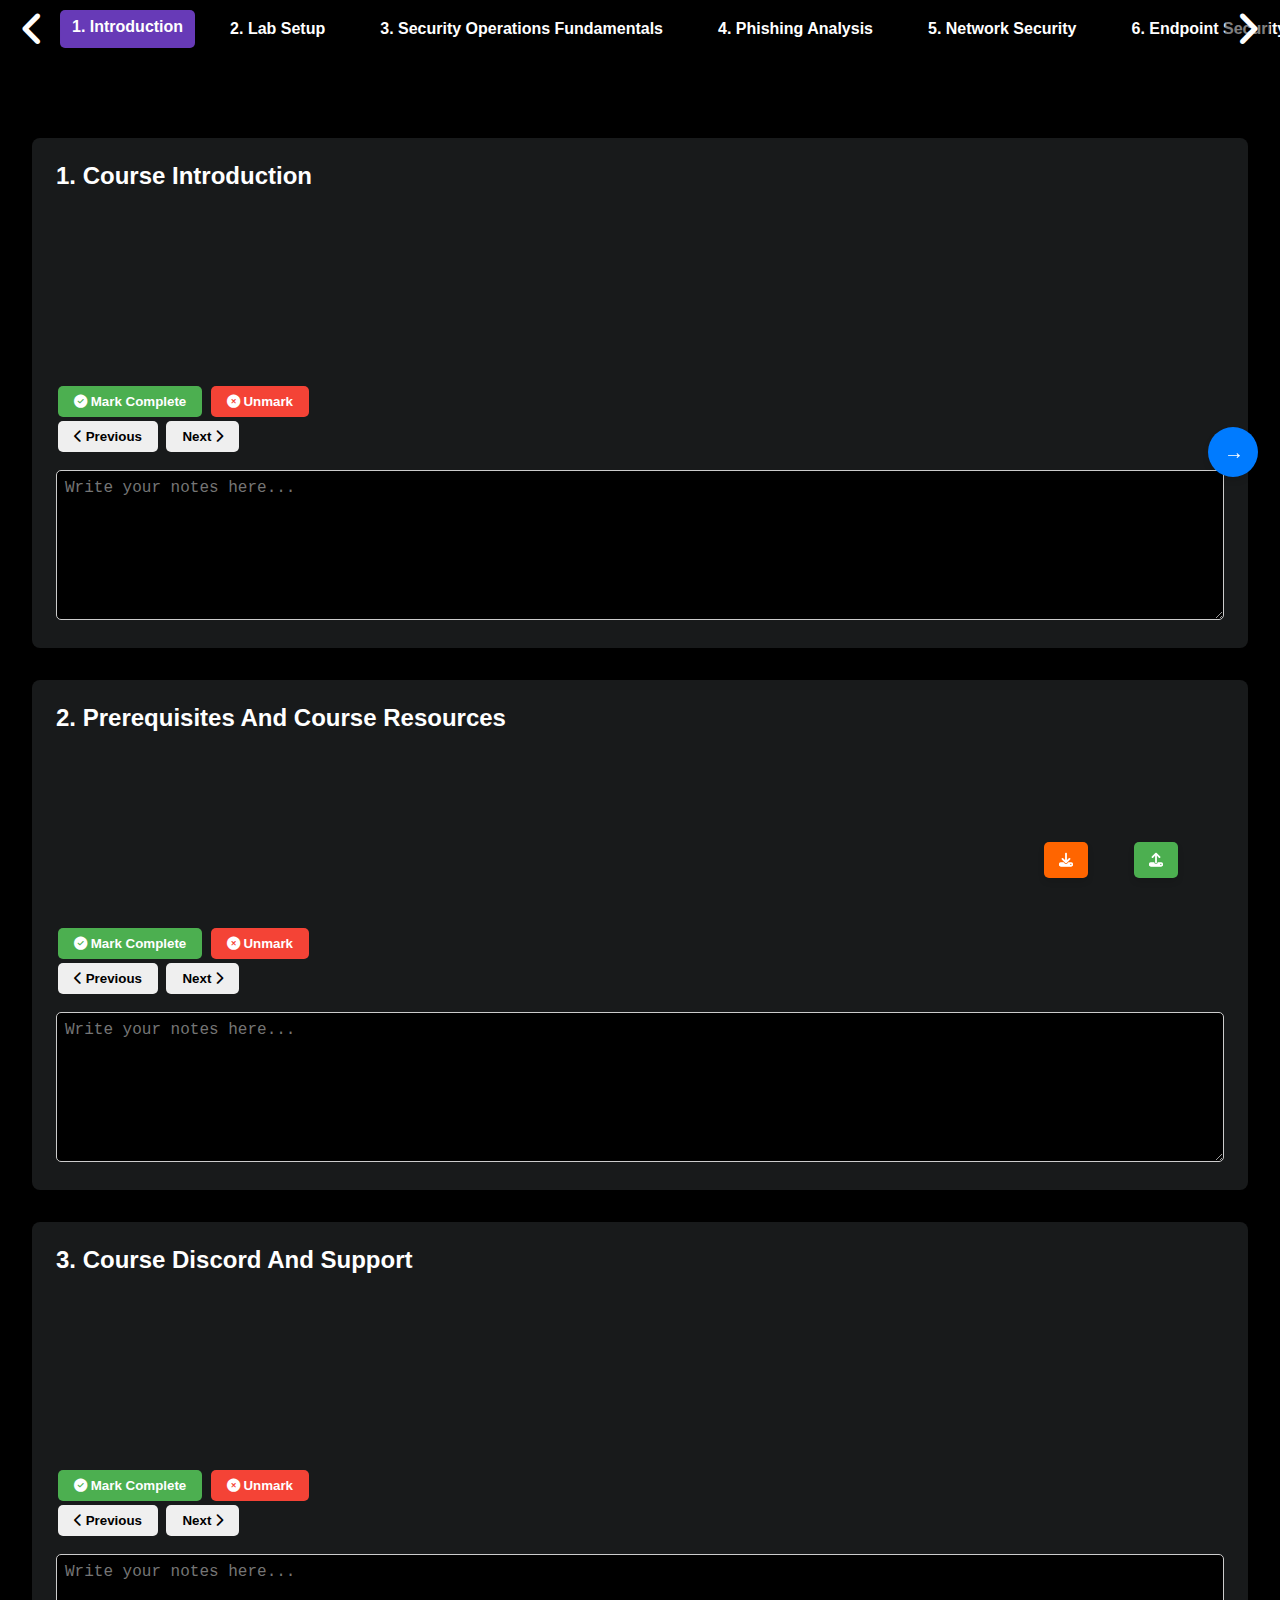
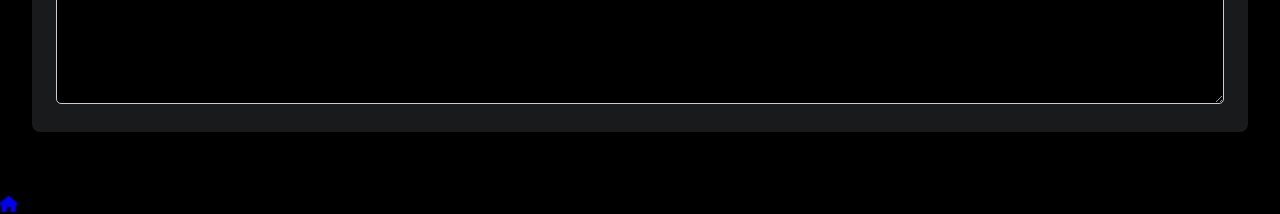
<file: index.html>
<!DOCTYPE html>

<html lang="en">
<head>
<meta charset="utf-8"/>
<meta content="width=device-width, initial-scale=1.0" name="viewport"/>
<title>TCM - Security Operations (SOC) 101 2024-8</title>
<link href="styles.css" rel="stylesheet"/>
<link href="https://cdnjs.cloudflare.com/ajax/libs/font-awesome/6.3.0/css/all.min.css" rel="stylesheet"/>
<style>
            .video-container {
                width: 100%;
                max-width: 800px;
                margin: 20px auto;
            }
            .drive-iframe {
                width: 100%;
                height: 100%;
                border: none;
            }
        </style>
</head>
<body>
<header>
<nav class="wrapper">
<i class="fa-solid fa-angle-left arrow" id="left"></i>
<ul class="carousel">
<!-- Navigation items will be inserted here -->
<li class="card" id="actuel"><a href="index.html">1. Introduction</a></li>
<li class="card"><a href="s2.html">2. Lab Setup</a></li>
<li class="card"><a href="s3.html">3. Security Operations Fundamentals</a></li>
<li class="card"><a href="s4.html">4. Phishing Analysis</a></li>
<li class="card"><a href="s5.html">5. Network Security</a></li>
<li class="card"><a href="s6.html">6. Endpoint Security</a></li>
<li class="card"><a href="s7.html">7. Security Information and Event Management SIEM</a></li>
<li class="card"><a href="s8.html">8. Threat Intelligence</a></li>
<li class="card"><a href="s9.html">9. Digital Forensics</a></li>
<li class="card"><a href="s10.html">11. Conclusion</a></li></ul>
<i class="fa-solid fa-angle-right arrow" id="right"></i>
</nav>
</header>
<!-- Navigation buttons -->
<button class="arrow-button" id="right-arrow" onclick="navigate('s2.html')">→</button>
<main>
<!-- Video sections will be inserted here -->

<section class="section" id="section1">
<h2 class="video-title">1. Course Introduction</h2>
<div class="video-container">
<iframe allow="autoplay" allowfullscreen="" class="drive-iframe" src="https://drive.google.com/file/d/14dZgFaYIwSEhNwKdyv3cohTVGdUeKJe3/preview">
</iframe>
</div>
<div class="progress-navigate-container">
<div class="progress">
<button class="complete-btn">
<i class="fas fa-check-circle"></i> Mark Complete
                        </button>
<button class="unmark-btn">
<i class="fas fa-times-circle"></i> Unmark
                        </button>
</div>
<div class="navigate">
<button class="nav-btn prev-btn" onclick="navigateToSection('prev', 0)">
<i class="fas fa-chevron-left"></i> Previous
                        </button>
<button class="nav-btn next-btn" onclick="navigateToSection('next', 0)">
                            Next <i class="fas fa-chevron-right"></i>
</button>
</div>
</div>
<textarea class="notes-input" id="notes1" placeholder="Write your notes here..."></textarea>
</section>
<section class="section" id="section2">
<h2 class="video-title">2. Prerequisites and Course Resources</h2>
<div class="video-container">
<iframe allow="autoplay" allowfullscreen="" class="drive-iframe" src="https://drive.google.com/file/d/14PpKr8gIPCpbaa59xamWGFhm_uIbLnB5/preview">
</iframe>
</div>
<div class="progress-navigate-container">
<div class="progress">
<button class="complete-btn">
<i class="fas fa-check-circle"></i> Mark Complete
                        </button>
<button class="unmark-btn">
<i class="fas fa-times-circle"></i> Unmark
                        </button>
</div>
<div class="navigate">
<button class="nav-btn prev-btn" onclick="navigateToSection('prev', 1)">
<i class="fas fa-chevron-left"></i> Previous
                        </button>
<button class="nav-btn next-btn" onclick="navigateToSection('next', 1)">
                            Next <i class="fas fa-chevron-right"></i>
</button>
</div>
</div>
<textarea class="notes-input" id="notes2" placeholder="Write your notes here..."></textarea>
</section>
<section class="section" id="section3">
<h2 class="video-title">3. Course Discord and Support</h2>
<div class="video-container">
<iframe allow="autoplay" allowfullscreen="" class="drive-iframe" src="https://drive.google.com/file/d/14NI6Gd-S0PNxc4o-tZQoDup7x4O4waNB/preview">
</iframe>
</div>
<div class="progress-navigate-container">
<div class="progress">
<button class="complete-btn">
<i class="fas fa-check-circle"></i> Mark Complete
                        </button>
<button class="unmark-btn">
<i class="fas fa-times-circle"></i> Unmark
                        </button>
</div>
<div class="navigate">
<button class="nav-btn prev-btn" onclick="navigateToSection('prev', 2)">
<i class="fas fa-chevron-left"></i> Previous
                        </button>
<button class="nav-btn next-btn" onclick="navigateToSection('next', 2)">
                            Next <i class="fas fa-chevron-right"></i>
</button>
</div>
</div>
<textarea class="notes-input" id="notes3" placeholder="Write your notes here..."></textarea>
</section>
</main>
<!-- Footer elements -->
<div class="footer-buttons">
<a class="home-button" href="https://brahimsaa.github.io/all" id="homeButton">
<i class="fa-solid fa-home"></i>
</a>
<button id="exportButton">
<i class="fa-solid fa-download"></i>
</button>
<input accept=".json" id="importButton" type="file"/>
<button id="importDataButton">
<i class="fa-solid fa-upload"></i>
</button>
</div>
<script src="script.js"></script>
</body>
</html>
</file>
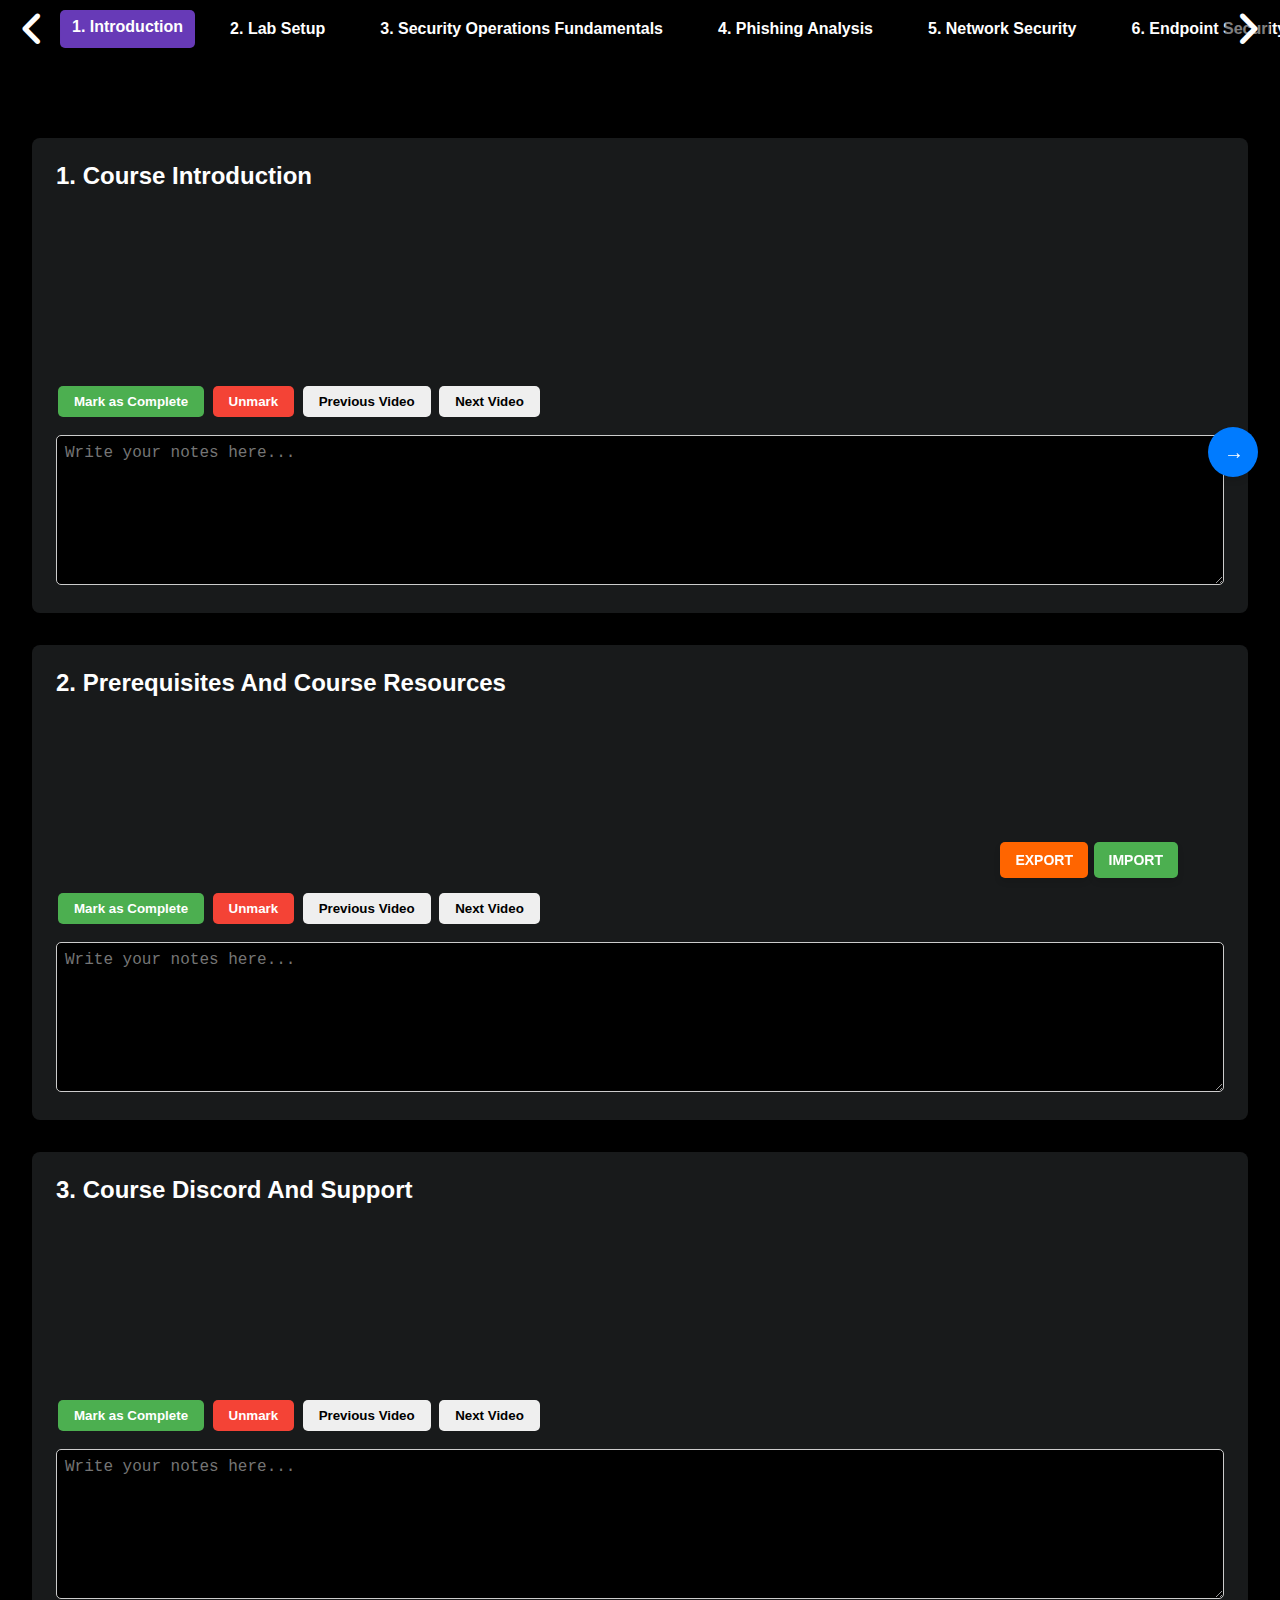
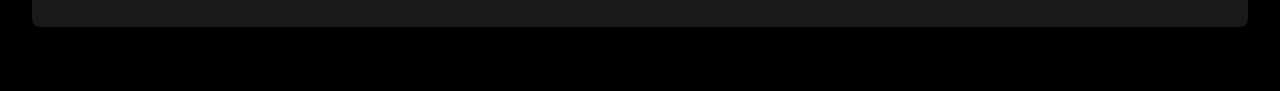
<file: s1.html>
<!DOCTYPE html>

<html lang="en">
<head>
<meta charset="utf-8"/>
<meta content="width=device-width, initial-scale=1.0" name="viewport"/>
<title>TCM - Security Operations (SOC) 101 2024-8</title>
<link href="styles.css" rel="stylesheet"/>
<link href="https://cdnjs.cloudflare.com/ajax/libs/font-awesome/6.3.0/css/all.min.css" rel="stylesheet"/>
<style>
        .video-container {
            width: 100%;
            max-width: 800px;
            margin: 20px auto;
        }
        .drive-iframe {
            width: 100%;
            height: 100%;
            border: none;
        }
    </style>
</head>
<body>
<header>
<nav class="wrapper">
<i class="fa-solid fa-angle-left arrow" id="left"></i>
<ul class="carousel">
<!-- Navigation items will be inserted here -->
<li class="card" id="actuel"><a href="s1.html">1. Introduction</a></li>
<li class="card"><a href="s2.html">2. Lab Setup</a></li>
<li class="card"><a href="s3.html">3. Security Operations Fundamentals</a></li>
<li class="card"><a href="s4.html">4. Phishing Analysis</a></li>
<li class="card"><a href="s5.html">5. Network Security</a></li>
<li class="card"><a href="s6.html">6. Endpoint Security</a></li>
<li class="card"><a href="s7.html">7. Security Information and Event Management (SIEM)</a></li>
<li class="card"><a href="s8.html">8. Threat Intelligence</a></li>
<li class="card"><a href="s9.html">9. Digital Forensics</a></li>
<li class="card"><a href="s10.html">11. Conclusion</a></li></ul>
<i class="fa-solid fa-angle-right arrow" id="right"></i>
</nav>
</header>
<!-- Navigation buttons -->
<button class="arrow-button" id="right-arrow" onclick="navigate('s2.html')">→</button>
<main>
<!-- Video sections will be inserted here -->

<section class="section" id="section1">
<h2 class="video-title">1. Course Introduction</h2>
<div class="video-container">
<iframe allow="autoplay" allowfullscreen="" class="drive-iframe" src="https://drive.google.com/file/d/14dZgFaYIwSEhNwKdyv3cohTVGdUeKJe3/preview">
</iframe>
</div>
<button class="complete-btn">Mark as Complete</button>
<button class="unmark-btn">Unmark</button>
<button onclick="navigateToSection('prev', 0)">Previous Video</button>
<button onclick="navigateToSection('next', 0)">Next Video</button>
<textarea class="notes-input" id="notes1" placeholder="Write your notes here..."></textarea>
</section>
<section class="section" id="section2">
<h2 class="video-title">2. Prerequisites and Course Resources</h2>
<div class="video-container">
<iframe allow="autoplay" allowfullscreen="" class="drive-iframe" src="https://drive.google.com/file/d/14PpKr8gIPCpbaa59xamWGFhm_uIbLnB5/preview">
</iframe>
</div>
<button class="complete-btn">Mark as Complete</button>
<button class="unmark-btn">Unmark</button>
<button onclick="navigateToSection('prev', 1)">Previous Video</button>
<button onclick="navigateToSection('next', 1)">Next Video</button>
<textarea class="notes-input" id="notes2" placeholder="Write your notes here..."></textarea>
</section>
<section class="section" id="section3">
<h2 class="video-title">3. Course Discord and Support</h2>
<div class="video-container">
<iframe allow="autoplay" allowfullscreen="" class="drive-iframe" src="https://drive.google.com/file/d/14NI6Gd-S0PNxc4o-tZQoDup7x4O4waNB/preview">
</iframe>
</div>
<button class="complete-btn">Mark as Complete</button>
<button class="unmark-btn">Unmark</button>
<button onclick="navigateToSection('prev', 2)">Previous Video</button>
<button onclick="navigateToSection('next', 2)">Next Video</button>
<textarea class="notes-input" id="notes3" placeholder="Write your notes here..."></textarea>
</section>
</main>
<!-- Footer elements -->
<button id="backToTop" style="display: none;">Top</button>
<button id="exportButton">Export</button>
<input accept=".json" id="importButton" type="file"/>
<button id="importDataButton">Import</button>
<script src="script.js"></script>
</body>
</html>
</file>
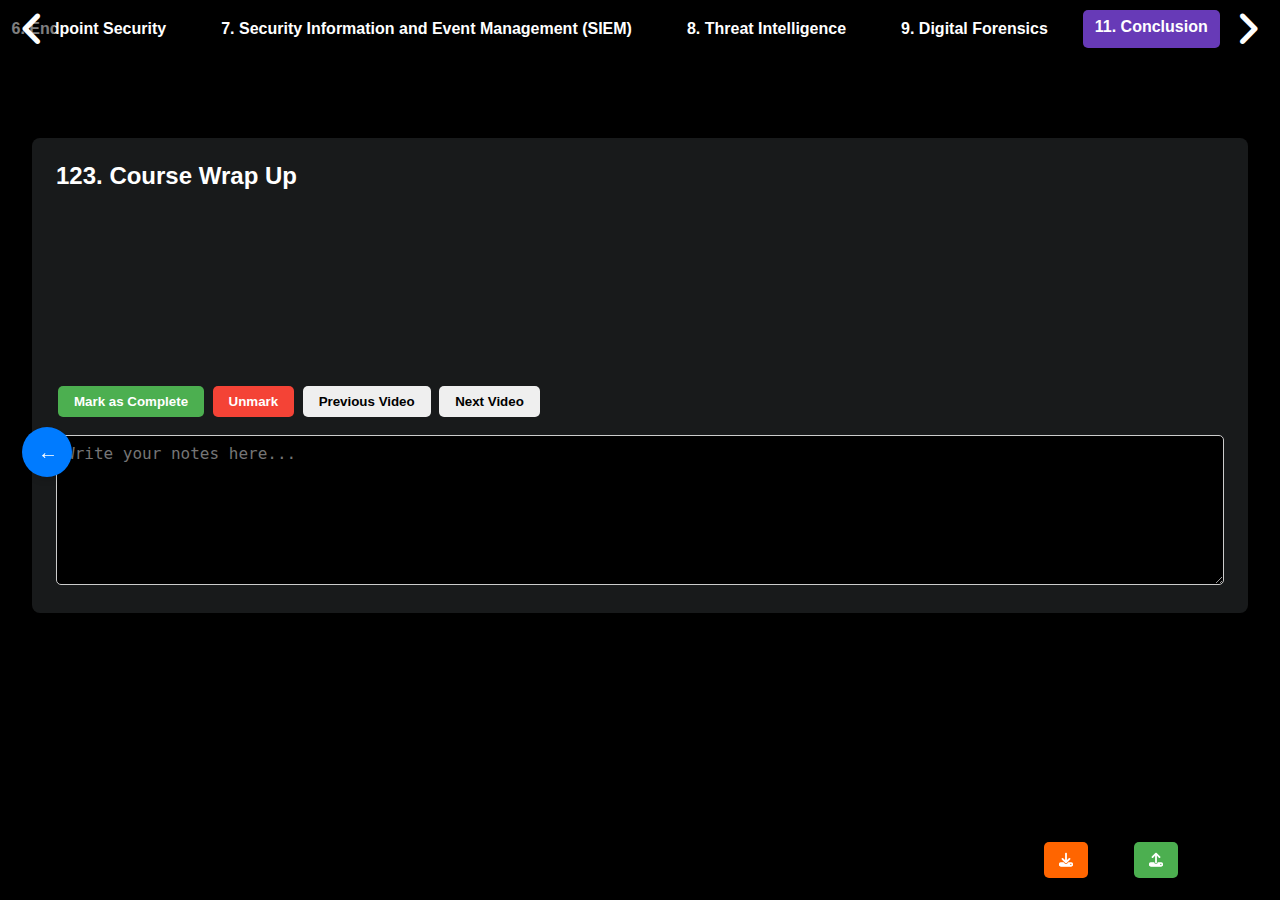
<file: s10.html>
<!DOCTYPE html>

<html lang="en">
<head>
<meta charset="utf-8"/>
<meta content="width=device-width, initial-scale=1.0" name="viewport"/>
<title>TCM - Security Operations (SOC) 101 2024-8</title>
<link href="styles.css" rel="stylesheet"/>
<link href="https://cdnjs.cloudflare.com/ajax/libs/font-awesome/6.3.0/css/all.min.css" rel="stylesheet"/>
<style>
            .video-container {
                width: 100%;
                max-width: 800px;
                margin: 20px auto;
            }
            .drive-iframe {
                width: 100%;
                height: 100%;
                border: none;
            }
        </style>
</head>
<body>
<header>
<nav class="wrapper">
<i class="fa-solid fa-angle-left arrow" id="left"></i>
<ul class="carousel">
<!-- Navigation items will be inserted here -->
<li class="card"><a href="index.html">1. Introduction</a></li>
<li class="card"><a href="s2.html">2. Lab Setup</a></li>
<li class="card"><a href="s3.html">3. Security Operations Fundamentals</a></li>
<li class="card"><a href="s4.html">4. Phishing Analysis</a></li>
<li class="card"><a href="s5.html">5. Network Security</a></li>
<li class="card"><a href="s6.html">6. Endpoint Security</a></li>
<li class="card"><a href="s7.html">7. Security Information and Event Management (SIEM)</a></li>
<li class="card"><a href="s8.html">8. Threat Intelligence</a></li>
<li class="card"><a href="s9.html">9. Digital Forensics</a></li>
<li class="card" id="actuel"><a href="s10.html">11. Conclusion</a></li></ul>
<i class="fa-solid fa-angle-right arrow" id="right"></i>
</nav>
</header>
<!-- Navigation buttons -->
<button class="arrow-button" id="left-arrow" onclick="navigate('s9.html')">←</button>
<main>
<!-- Video sections will be inserted here -->

<section class="section" id="section123">
<h2 class="video-title">123. Course Wrap Up</h2>
<div class="video-container">
<iframe allow="autoplay" allowfullscreen="" class="drive-iframe" src="https://drive.google.com/file/d/14-QrF6FIzYfvpROObS7FmfxPCyb3XWfJ/preview">
</iframe>
</div>
<button class="complete-btn">Mark as Complete</button>
<button class="unmark-btn">Unmark</button>
<button onclick="navigateToSection('prev', 0)">Previous Video</button>
<button onclick="navigateToSection('next', 0)">Next Video</button>
<textarea class="notes-input" id="notes123" placeholder="Write your notes here..."></textarea>
</section>
</main>
<!-- Footer elements -->
<div class="footer-buttons">
<button id="backToTop" style="display: none;">
<i class="fas fa-arrow-up"></i>
</button>
<button id="exportButton">
<i class="fa-solid fa-download"></i>
</button>
<input accept=".json" id="importButton" type="file"/>
<button id="importDataButton">
<i class="fa-solid fa-upload"></i>
</button>
</div>
<script src="script.js"></script>
</body>
</html>
</file>
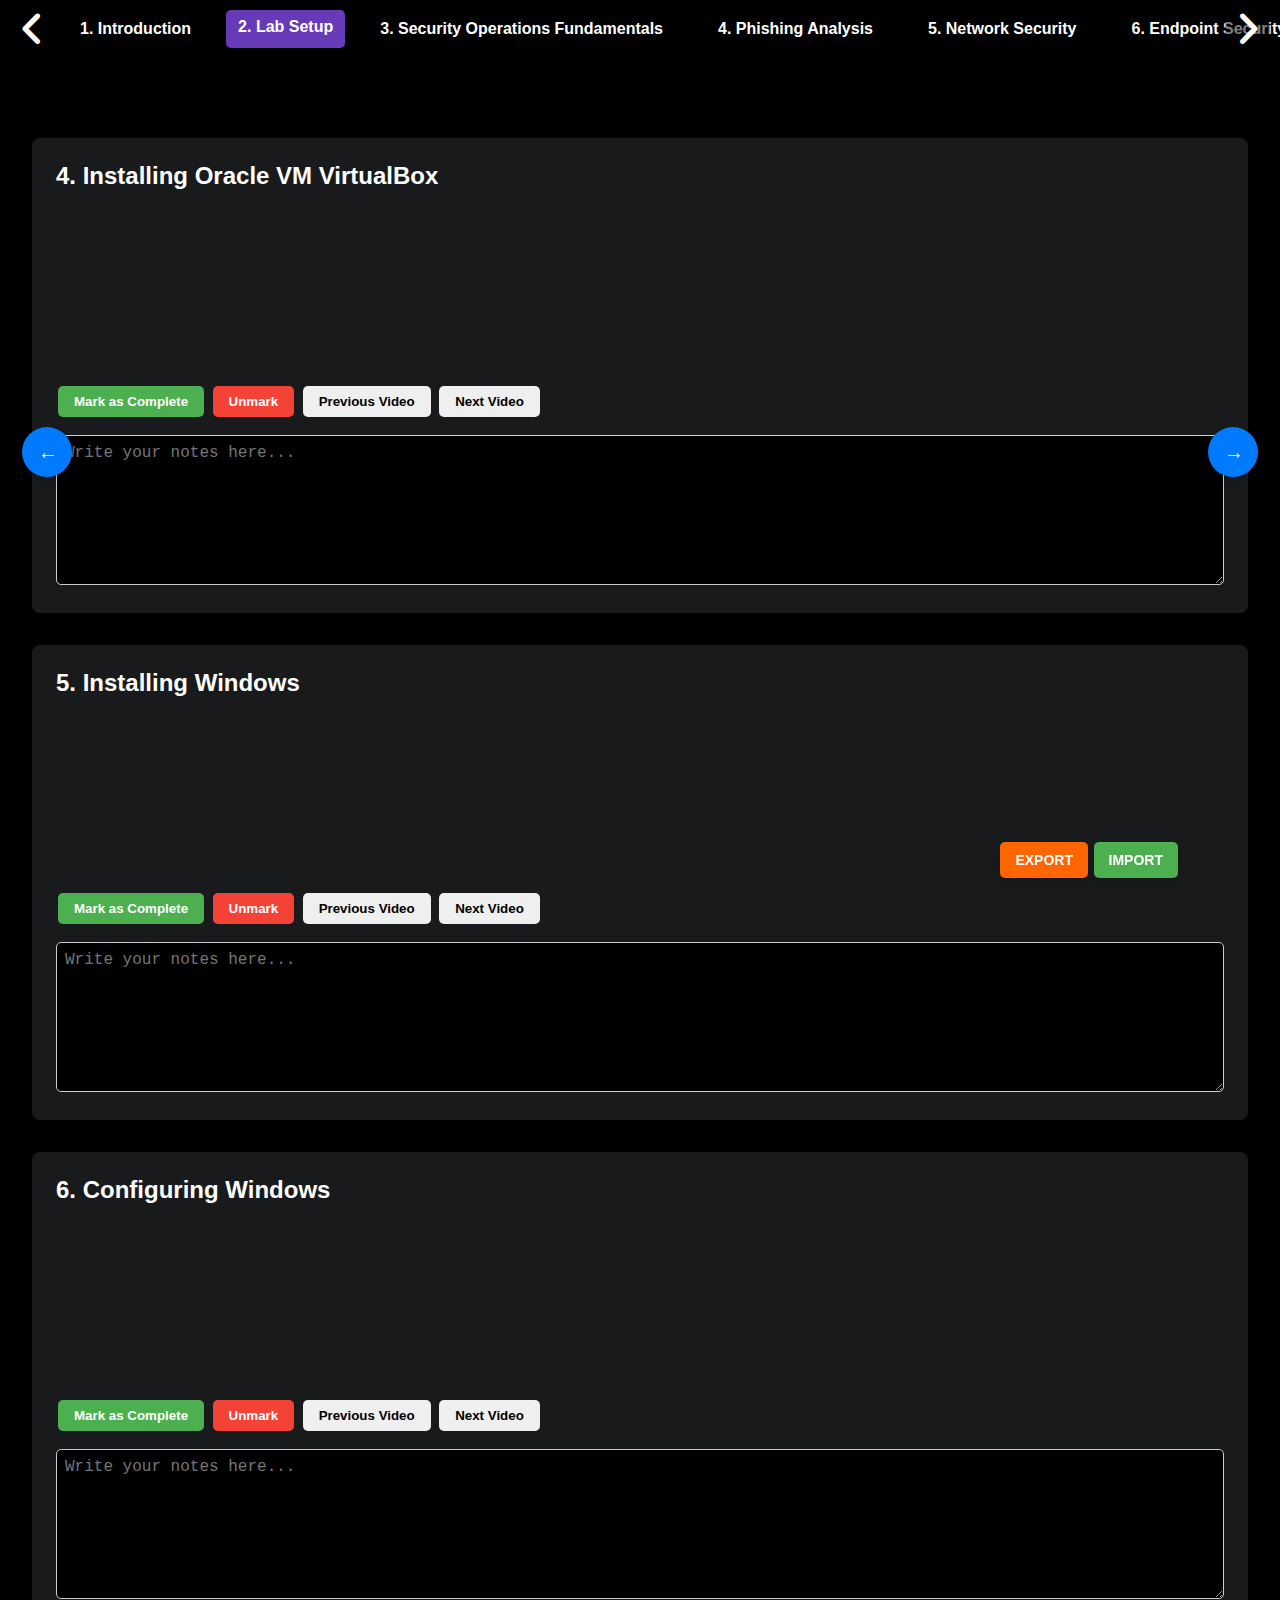
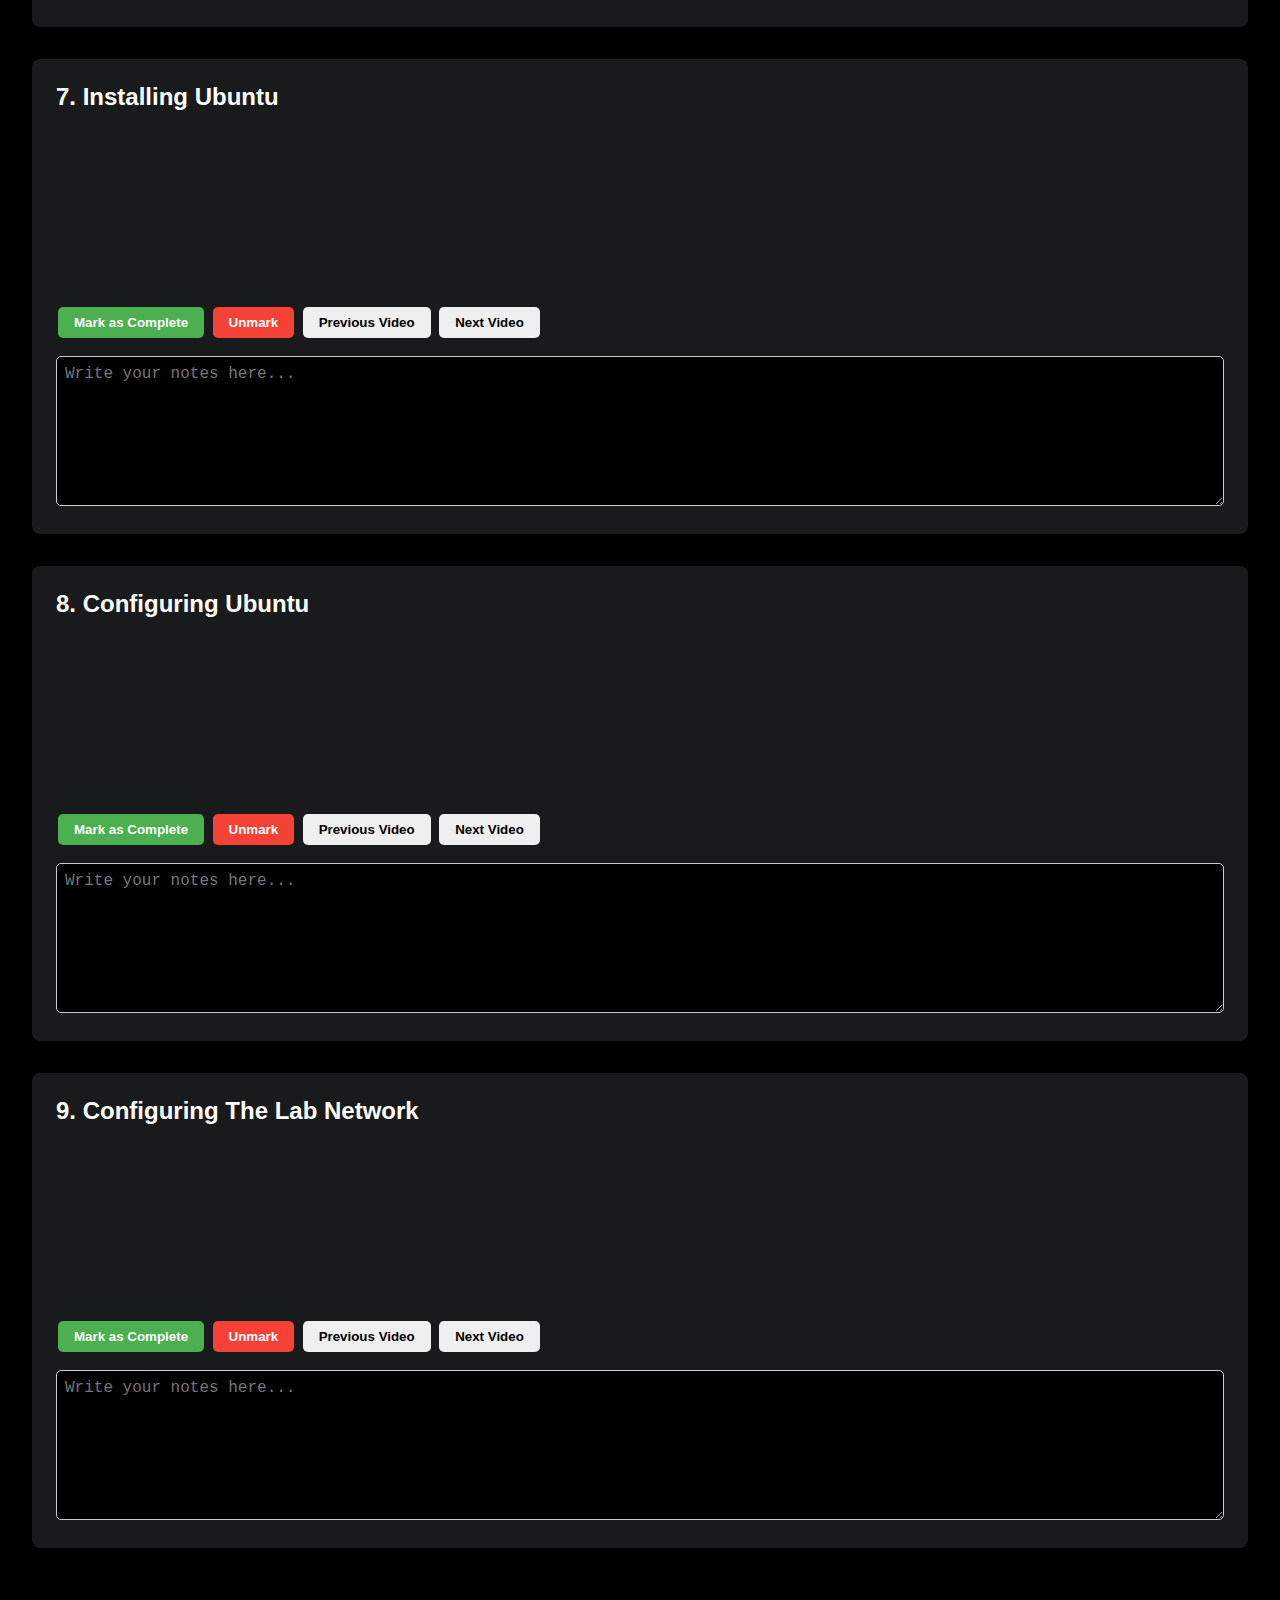
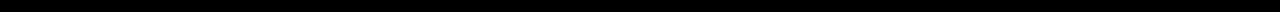
<file: s2.html>
<!DOCTYPE html>

<html lang="en">
<head>
<meta charset="utf-8"/>
<meta content="width=device-width, initial-scale=1.0" name="viewport"/>
<title>TCM - Security Operations (SOC) 101 2024-8</title>
<link href="styles.css" rel="stylesheet"/>
<link href="https://cdnjs.cloudflare.com/ajax/libs/font-awesome/6.3.0/css/all.min.css" rel="stylesheet"/>
<style>
        .video-container {
            width: 100%;
            max-width: 800px;
            margin: 20px auto;
        }
        .drive-iframe {
            width: 100%;
            height: 100%;
            border: none;
        }
    </style>
</head>
<body>
<header>
<nav class="wrapper">
<i class="fa-solid fa-angle-left arrow" id="left"></i>
<ul class="carousel">
<!-- Navigation items will be inserted here -->
<li class="card"><a href="s1.html">1. Introduction</a></li>
<li class="card" id="actuel"><a href="s2.html">2. Lab Setup</a></li>
<li class="card"><a href="s3.html">3. Security Operations Fundamentals</a></li>
<li class="card"><a href="s4.html">4. Phishing Analysis</a></li>
<li class="card"><a href="s5.html">5. Network Security</a></li>
<li class="card"><a href="s6.html">6. Endpoint Security</a></li>
<li class="card"><a href="s7.html">7. Security Information and Event Management (SIEM)</a></li>
<li class="card"><a href="s8.html">8. Threat Intelligence</a></li>
<li class="card"><a href="s9.html">9. Digital Forensics</a></li>
<li class="card"><a href="s10.html">11. Conclusion</a></li></ul>
<i class="fa-solid fa-angle-right arrow" id="right"></i>
</nav>
</header>
<!-- Navigation buttons -->
<button class="arrow-button" id="left-arrow" onclick="navigate('s1.html')">←</button>
<button class="arrow-button" id="right-arrow" onclick="navigate('s3.html')">→</button>
<main>
<!-- Video sections will be inserted here -->

<section class="section" id="section4">
<h2 class="video-title">4. Installing Oracle VM VirtualBox</h2>
<div class="video-container">
<iframe allow="autoplay" allowfullscreen="" class="drive-iframe" src="https://drive.google.com/file/d/14E1rSDXLZZI8BNG5cHYqRxgPRVqT7J_X/preview">
</iframe>
</div>
<button class="complete-btn">Mark as Complete</button>
<button class="unmark-btn">Unmark</button>
<button onclick="navigateToSection('prev', 0)">Previous Video</button>
<button onclick="navigateToSection('next', 0)">Next Video</button>
<textarea class="notes-input" id="notes4" placeholder="Write your notes here..."></textarea>
</section>
<section class="section" id="section5">
<h2 class="video-title">5. Installing Windows</h2>
<div class="video-container">
<iframe allow="autoplay" allowfullscreen="" class="drive-iframe" src="https://drive.google.com/file/d/14E2ahEtdd-o6e6us0Dilrk8okOmCNf-X/preview">
</iframe>
</div>
<button class="complete-btn">Mark as Complete</button>
<button class="unmark-btn">Unmark</button>
<button onclick="navigateToSection('prev', 1)">Previous Video</button>
<button onclick="navigateToSection('next', 1)">Next Video</button>
<textarea class="notes-input" id="notes5" placeholder="Write your notes here..."></textarea>
</section>
<section class="section" id="section6">
<h2 class="video-title">6. Configuring Windows</h2>
<div class="video-container">
<iframe allow="autoplay" allowfullscreen="" class="drive-iframe" src="https://drive.google.com/file/d/14BdeFFNHt-NhmTKoHrPzjIdCz-RtFuOu/preview">
</iframe>
</div>
<button class="complete-btn">Mark as Complete</button>
<button class="unmark-btn">Unmark</button>
<button onclick="navigateToSection('prev', 2)">Previous Video</button>
<button onclick="navigateToSection('next', 2)">Next Video</button>
<textarea class="notes-input" id="notes6" placeholder="Write your notes here..."></textarea>
</section>
<section class="section" id="section7">
<h2 class="video-title">7. Installing Ubuntu</h2>
<div class="video-container">
<iframe allow="autoplay" allowfullscreen="" class="drive-iframe" src="https://drive.google.com/file/d/14DAytmfoo5--W8devXEznfeorLX82DIh/preview">
</iframe>
</div>
<button class="complete-btn">Mark as Complete</button>
<button class="unmark-btn">Unmark</button>
<button onclick="navigateToSection('prev', 3)">Previous Video</button>
<button onclick="navigateToSection('next', 3)">Next Video</button>
<textarea class="notes-input" id="notes7" placeholder="Write your notes here..."></textarea>
</section>
<section class="section" id="section8">
<h2 class="video-title">8. Configuring Ubuntu</h2>
<div class="video-container">
<iframe allow="autoplay" allowfullscreen="" class="drive-iframe" src="https://drive.google.com/file/d/13vbfWxcrLoRMmgEGW3_7iaArIJQy1EmJ/preview">
</iframe>
</div>
<button class="complete-btn">Mark as Complete</button>
<button class="unmark-btn">Unmark</button>
<button onclick="navigateToSection('prev', 4)">Previous Video</button>
<button onclick="navigateToSection('next', 4)">Next Video</button>
<textarea class="notes-input" id="notes8" placeholder="Write your notes here..."></textarea>
</section>
<section class="section" id="section9">
<h2 class="video-title">9. Configuring the Lab Network</h2>
<div class="video-container">
<iframe allow="autoplay" allowfullscreen="" class="drive-iframe" src="https://drive.google.com/file/d/142bexbQh1BVj4ukGuozUFhtN50bewuPv/preview">
</iframe>
</div>
<button class="complete-btn">Mark as Complete</button>
<button class="unmark-btn">Unmark</button>
<button onclick="navigateToSection('prev', 5)">Previous Video</button>
<button onclick="navigateToSection('next', 5)">Next Video</button>
<textarea class="notes-input" id="notes9" placeholder="Write your notes here..."></textarea>
</section>
</main>
<!-- Footer elements -->
<button id="backToTop" style="display: none;">Top</button>
<button id="exportButton">Export</button>
<input accept=".json" id="importButton" type="file"/>
<button id="importDataButton">Import</button>
<script src="script.js"></script>
</body>
</html>
</file>
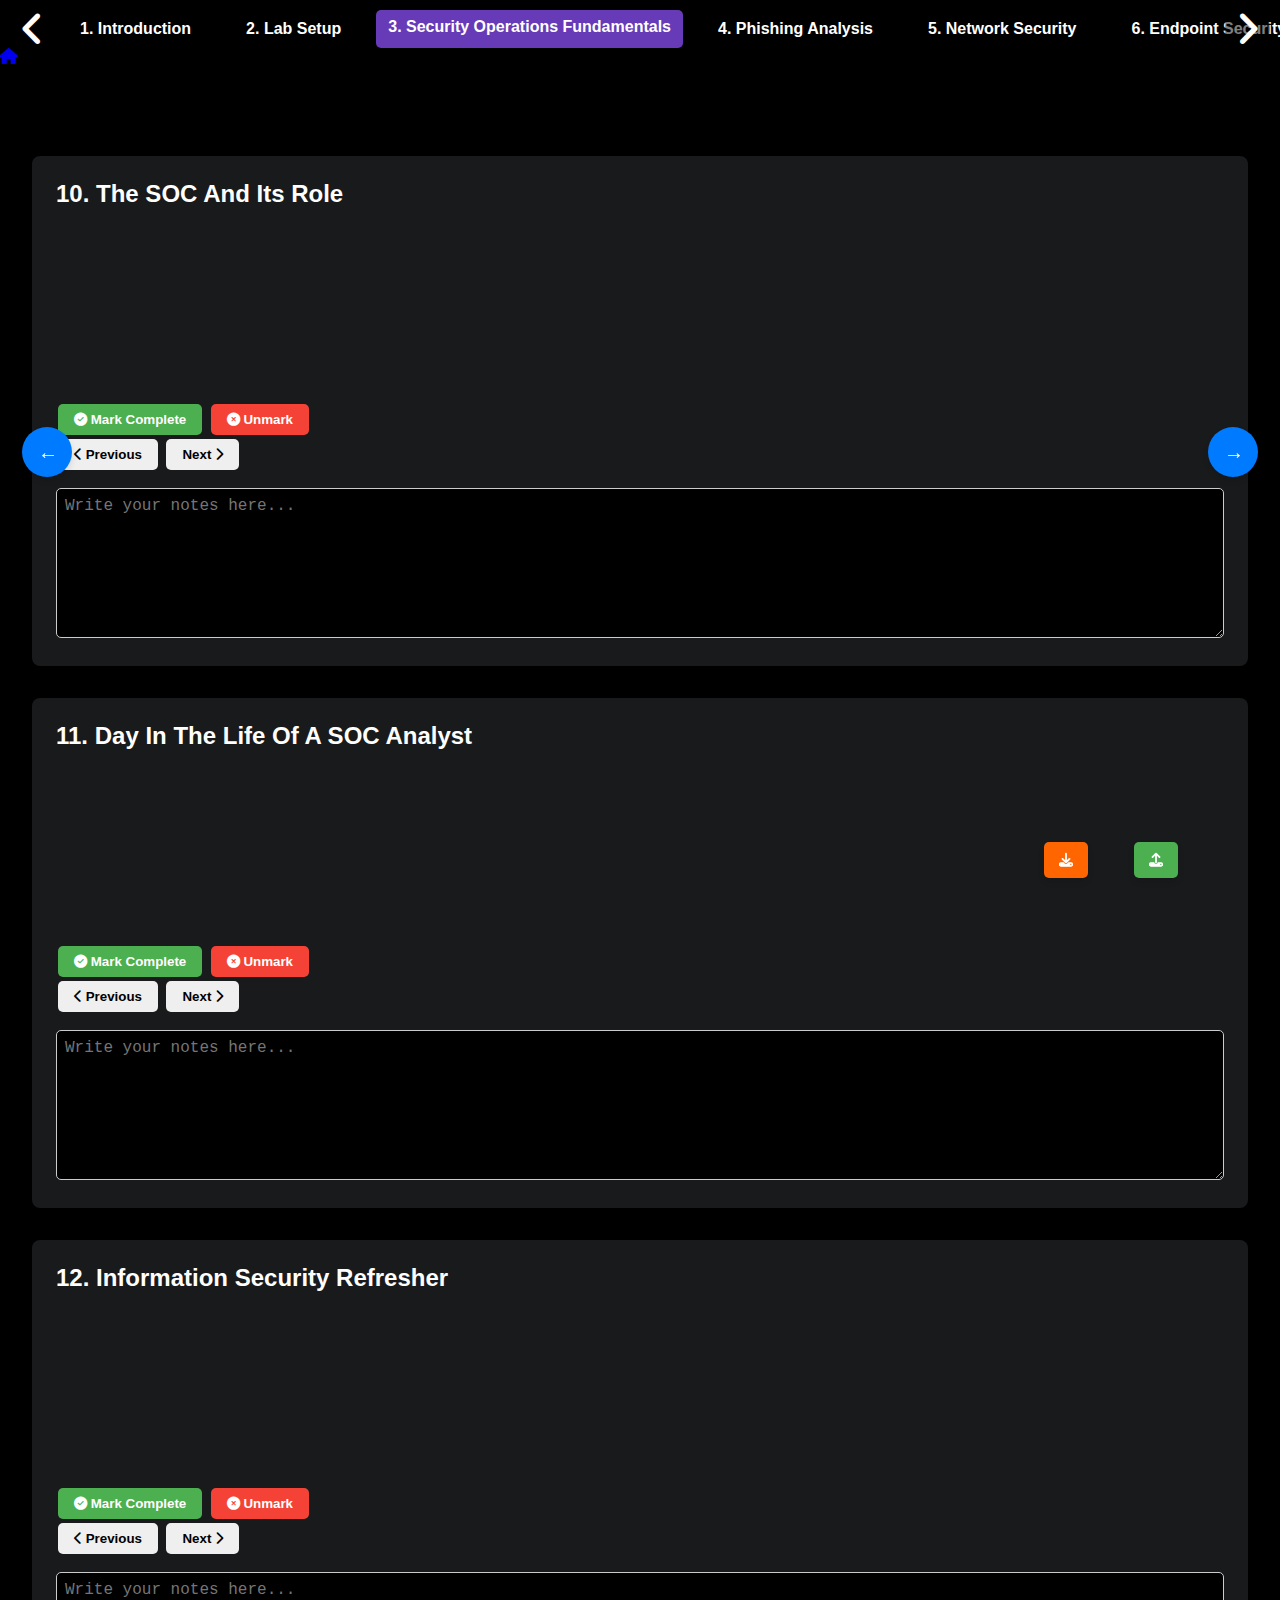
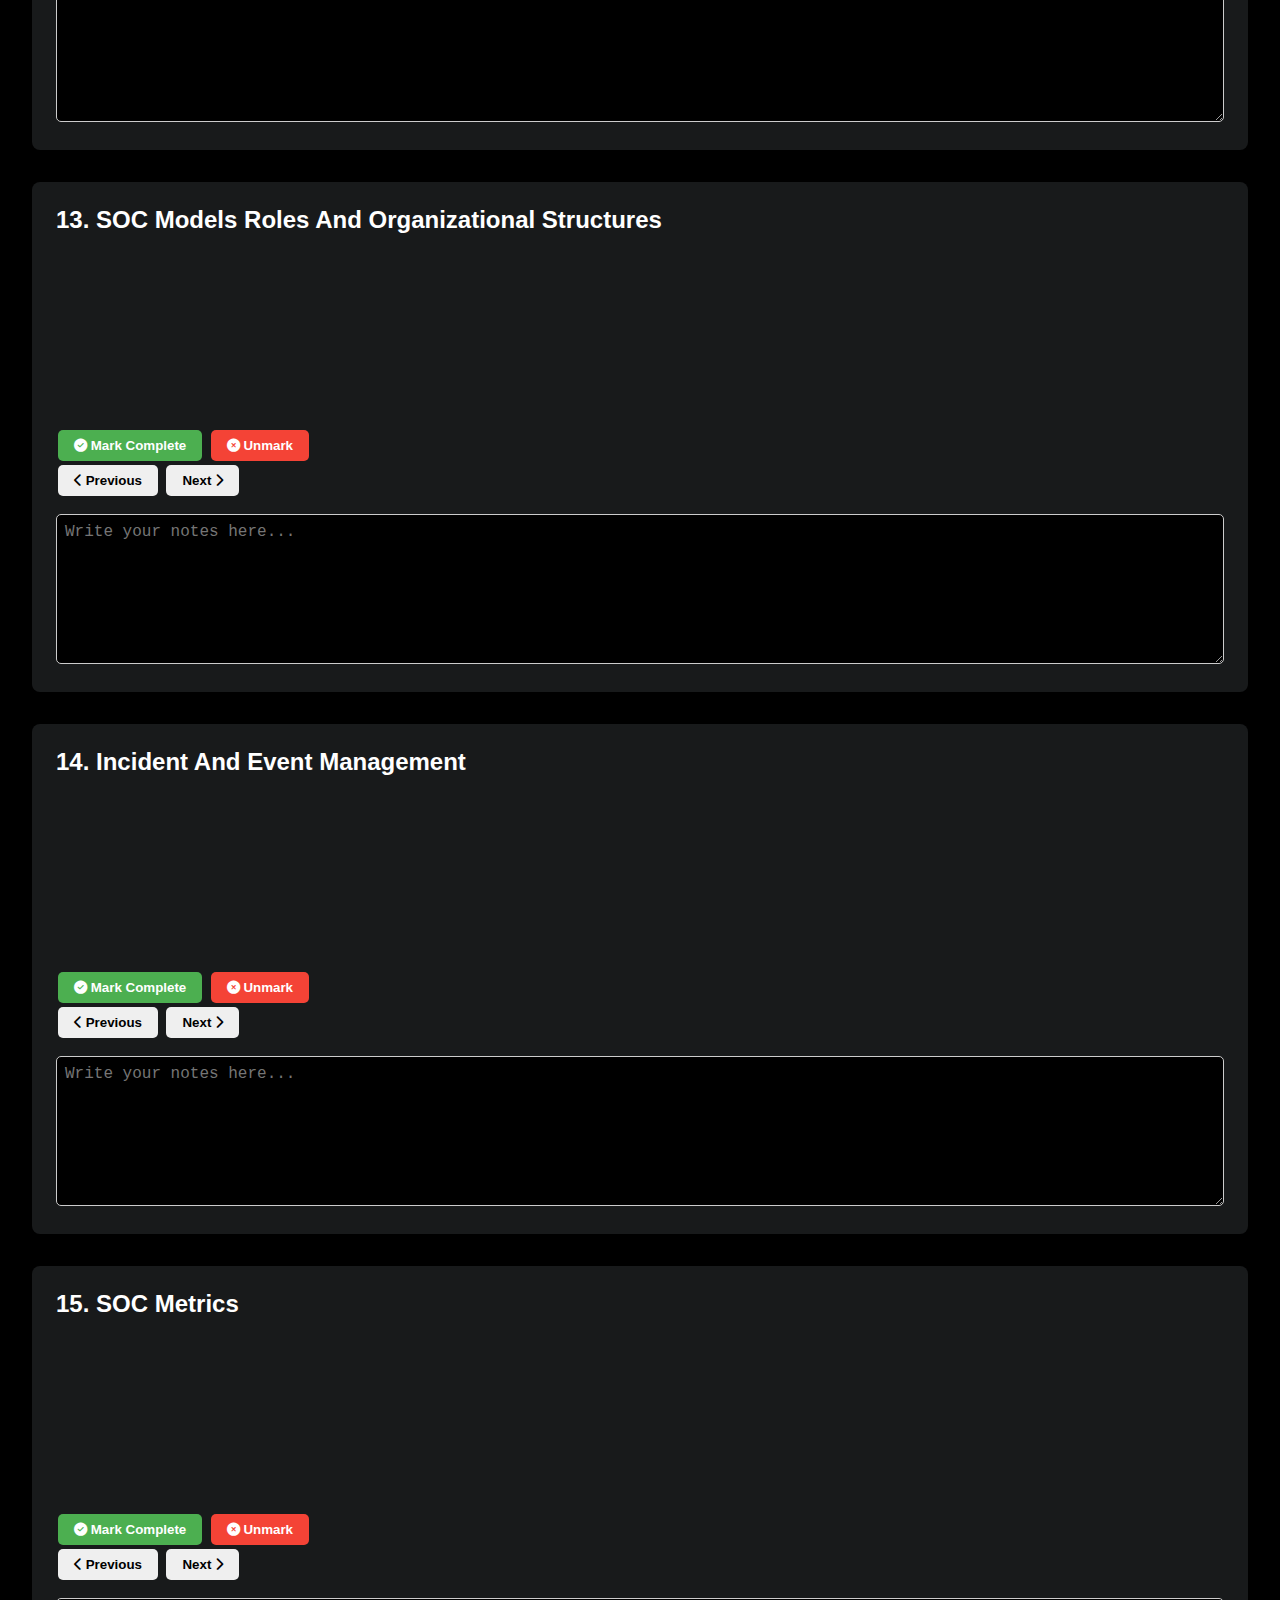
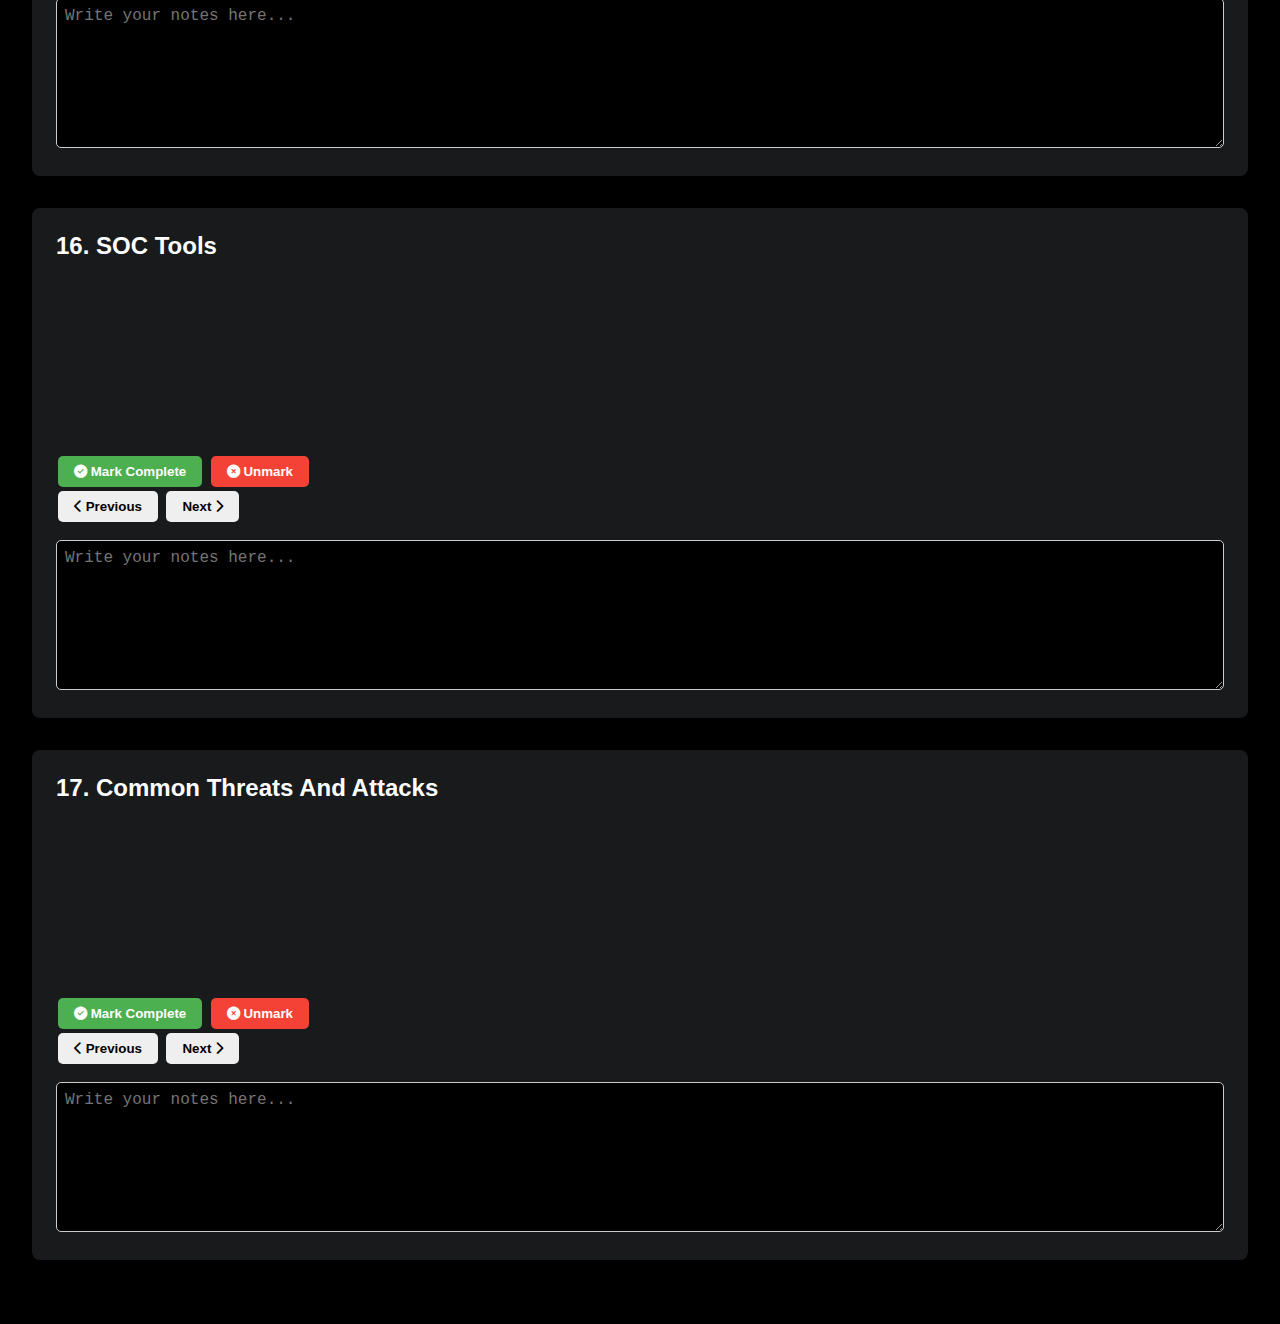
<file: s3.html>
<!DOCTYPE html>

<html lang="en">
<head>
<meta charset="utf-8"/>
<meta content="width=device-width, initial-scale=1.0" name="viewport"/>
<title>TCM - Security Operations (SOC) 101 2024-8</title>
<link href="styles.css" rel="stylesheet"/>
<link href="https://cdnjs.cloudflare.com/ajax/libs/font-awesome/6.3.0/css/all.min.css" rel="stylesheet"/>
<style>
            .video-container {
                width: 100%;
                max-width: 800px;
                margin: 20px auto;
            }
            .drive-iframe {
                width: 100%;
                height: 100%;
                border: none;
            }
        </style>
</head>
<body>
<header>
<nav class="wrapper">
<i class="fa-solid fa-angle-left arrow" id="left"></i>
<ul class="carousel">
<!-- Navigation items will be inserted here -->
<li class="card"><a href="index.html">1. Introduction</a></li>
<li class="card"><a href="s2.html">2. Lab Setup</a></li>
<li class="card" id="actuel"><a href="s3.html">3. Security Operations Fundamentals</a></li>
<li class="card"><a href="s4.html">4. Phishing Analysis</a></li>
<li class="card"><a href="s5.html">5. Network Security</a></li>
<li class="card"><a href="s6.html">6. Endpoint Security</a></li>
<li class="card"><a href="s7.html">7. Security Information and Event Management SIEM</a></li>
<li class="card"><a href="s8.html">8. Threat Intelligence</a></li>
<li class="card"><a href="s9.html">9. Digital Forensics</a></li>
<li class="card"><a href="s10.html">11. Conclusion</a></li></ul>
<i class="fa-solid fa-angle-right arrow" id="right"></i>
</nav>
<a class="home-button" href="https://brahimsaa.github.io/all">
<i class="fa-solid fa-home"></i>
</a>
</header>
<!-- Navigation buttons -->
<button class="arrow-button" id="left-arrow" onclick="navigate('s2.html')">←</button>
<button class="arrow-button" id="right-arrow" onclick="navigate('s4.html')">→</button>
<main>
<!-- Video sections will be inserted here -->

<section class="section" id="section10">
<h2 class="video-title">10. The SOC and Its Role</h2>
<div class="video-container">
<iframe allow="autoplay" allowfullscreen="" class="drive-iframe" src="https://drive.google.com/file/d/10nvpIPepnEpWcSlIwuVBV6havbolijpt/preview">
</iframe>
</div>
<div class="progress-navigate-container">
<div class="progress">
<button class="complete-btn">
<i class="fas fa-check-circle"></i> Mark Complete
                        </button>
<button class="unmark-btn">
<i class="fas fa-times-circle"></i> Unmark
                        </button>
</div>
<div class="navigate">
<button class="nav-btn prev-btn" onclick="navigateToSection('prev', 0)">
<i class="fas fa-chevron-left"></i> Previous
                        </button>
<button class="nav-btn next-btn" onclick="navigateToSection('next', 0)">
                            Next <i class="fas fa-chevron-right"></i>
</button>
</div>
</div>
<textarea class="notes-input" id="notes10" placeholder="Write your notes here..."></textarea>
</section>
<section class="section" id="section11">
<h2 class="video-title">11. Day in the Life of a SOC Analyst</h2>
<div class="video-container">
<iframe allow="autoplay" allowfullscreen="" class="drive-iframe" src="https://drive.google.com/file/d/11DQxtNrloSZ1diUbf30fC_6CoteEc7nX/preview">
</iframe>
</div>
<div class="progress-navigate-container">
<div class="progress">
<button class="complete-btn">
<i class="fas fa-check-circle"></i> Mark Complete
                        </button>
<button class="unmark-btn">
<i class="fas fa-times-circle"></i> Unmark
                        </button>
</div>
<div class="navigate">
<button class="nav-btn prev-btn" onclick="navigateToSection('prev', 1)">
<i class="fas fa-chevron-left"></i> Previous
                        </button>
<button class="nav-btn next-btn" onclick="navigateToSection('next', 1)">
                            Next <i class="fas fa-chevron-right"></i>
</button>
</div>
</div>
<textarea class="notes-input" id="notes11" placeholder="Write your notes here..."></textarea>
</section>
<section class="section" id="section12">
<h2 class="video-title">12. Information Security Refresher</h2>
<div class="video-container">
<iframe allow="autoplay" allowfullscreen="" class="drive-iframe" src="https://drive.google.com/file/d/10qH-lOOoquyZt5np3kiLQym-xRa7aV9m/preview">
</iframe>
</div>
<div class="progress-navigate-container">
<div class="progress">
<button class="complete-btn">
<i class="fas fa-check-circle"></i> Mark Complete
                        </button>
<button class="unmark-btn">
<i class="fas fa-times-circle"></i> Unmark
                        </button>
</div>
<div class="navigate">
<button class="nav-btn prev-btn" onclick="navigateToSection('prev', 2)">
<i class="fas fa-chevron-left"></i> Previous
                        </button>
<button class="nav-btn next-btn" onclick="navigateToSection('next', 2)">
                            Next <i class="fas fa-chevron-right"></i>
</button>
</div>
</div>
<textarea class="notes-input" id="notes12" placeholder="Write your notes here..."></textarea>
</section>
<section class="section" id="section13">
<h2 class="video-title">13. SOC Models Roles and Organizational Structures</h2>
<div class="video-container">
<iframe allow="autoplay" allowfullscreen="" class="drive-iframe" src="https://drive.google.com/file/d/11KlBuPfZtRGeIoGAJ-w7HvXs5X9W3HM9/preview">
</iframe>
</div>
<div class="progress-navigate-container">
<div class="progress">
<button class="complete-btn">
<i class="fas fa-check-circle"></i> Mark Complete
                        </button>
<button class="unmark-btn">
<i class="fas fa-times-circle"></i> Unmark
                        </button>
</div>
<div class="navigate">
<button class="nav-btn prev-btn" onclick="navigateToSection('prev', 3)">
<i class="fas fa-chevron-left"></i> Previous
                        </button>
<button class="nav-btn next-btn" onclick="navigateToSection('next', 3)">
                            Next <i class="fas fa-chevron-right"></i>
</button>
</div>
</div>
<textarea class="notes-input" id="notes13" placeholder="Write your notes here..."></textarea>
</section>
<section class="section" id="section14">
<h2 class="video-title">14. Incident and Event Management</h2>
<div class="video-container">
<iframe allow="autoplay" allowfullscreen="" class="drive-iframe" src="https://drive.google.com/file/d/10qY96oJvSutwLi83kE0fjN21qNYWqSlZ/preview">
</iframe>
</div>
<div class="progress-navigate-container">
<div class="progress">
<button class="complete-btn">
<i class="fas fa-check-circle"></i> Mark Complete
                        </button>
<button class="unmark-btn">
<i class="fas fa-times-circle"></i> Unmark
                        </button>
</div>
<div class="navigate">
<button class="nav-btn prev-btn" onclick="navigateToSection('prev', 4)">
<i class="fas fa-chevron-left"></i> Previous
                        </button>
<button class="nav-btn next-btn" onclick="navigateToSection('next', 4)">
                            Next <i class="fas fa-chevron-right"></i>
</button>
</div>
</div>
<textarea class="notes-input" id="notes14" placeholder="Write your notes here..."></textarea>
</section>
<section class="section" id="section15">
<h2 class="video-title">15. SOC Metrics</h2>
<div class="video-container">
<iframe allow="autoplay" allowfullscreen="" class="drive-iframe" src="https://drive.google.com/file/d/11JkHAifdsxksVaoOGKPmo35DGuVJyBcc/preview">
</iframe>
</div>
<div class="progress-navigate-container">
<div class="progress">
<button class="complete-btn">
<i class="fas fa-check-circle"></i> Mark Complete
                        </button>
<button class="unmark-btn">
<i class="fas fa-times-circle"></i> Unmark
                        </button>
</div>
<div class="navigate">
<button class="nav-btn prev-btn" onclick="navigateToSection('prev', 5)">
<i class="fas fa-chevron-left"></i> Previous
                        </button>
<button class="nav-btn next-btn" onclick="navigateToSection('next', 5)">
                            Next <i class="fas fa-chevron-right"></i>
</button>
</div>
</div>
<textarea class="notes-input" id="notes15" placeholder="Write your notes here..."></textarea>
</section>
<section class="section" id="section16">
<h2 class="video-title">16. SOC Tools</h2>
<div class="video-container">
<iframe allow="autoplay" allowfullscreen="" class="drive-iframe" src="https://drive.google.com/file/d/11CrVSTyFTNAVjb75g00tSUzun9-NZ1F1/preview">
</iframe>
</div>
<div class="progress-navigate-container">
<div class="progress">
<button class="complete-btn">
<i class="fas fa-check-circle"></i> Mark Complete
                        </button>
<button class="unmark-btn">
<i class="fas fa-times-circle"></i> Unmark
                        </button>
</div>
<div class="navigate">
<button class="nav-btn prev-btn" onclick="navigateToSection('prev', 6)">
<i class="fas fa-chevron-left"></i> Previous
                        </button>
<button class="nav-btn next-btn" onclick="navigateToSection('next', 6)">
                            Next <i class="fas fa-chevron-right"></i>
</button>
</div>
</div>
<textarea class="notes-input" id="notes16" placeholder="Write your notes here..."></textarea>
</section>
<section class="section" id="section17">
<h2 class="video-title">17. Common Threats and Attacks</h2>
<div class="video-container">
<iframe allow="autoplay" allowfullscreen="" class="drive-iframe" src="https://drive.google.com/file/d/10mGyspv7knvxOKmj7ktL3IJwsaxActJ5/preview">
</iframe>
</div>
<div class="progress-navigate-container">
<div class="progress">
<button class="complete-btn">
<i class="fas fa-check-circle"></i> Mark Complete
                        </button>
<button class="unmark-btn">
<i class="fas fa-times-circle"></i> Unmark
                        </button>
</div>
<div class="navigate">
<button class="nav-btn prev-btn" onclick="navigateToSection('prev', 7)">
<i class="fas fa-chevron-left"></i> Previous
                        </button>
<button class="nav-btn next-btn" onclick="navigateToSection('next', 7)">
                            Next <i class="fas fa-chevron-right"></i>
</button>
</div>
</div>
<textarea class="notes-input" id="notes17" placeholder="Write your notes here..."></textarea>
</section>
</main>
<!-- Footer elements -->
<div class="footer-buttons">
<button id="backToTop" style="display: none;">
<i class="fas fa-arrow-up"></i>
</button>
<button id="exportButton">
<i class="fa-solid fa-download"></i>
</button>
<input accept=".json" id="importButton" type="file"/>
<button id="importDataButton">
<i class="fa-solid fa-upload"></i>
</button>
</div>
<script src="script.js"></script>
</body>
</html>
</file>
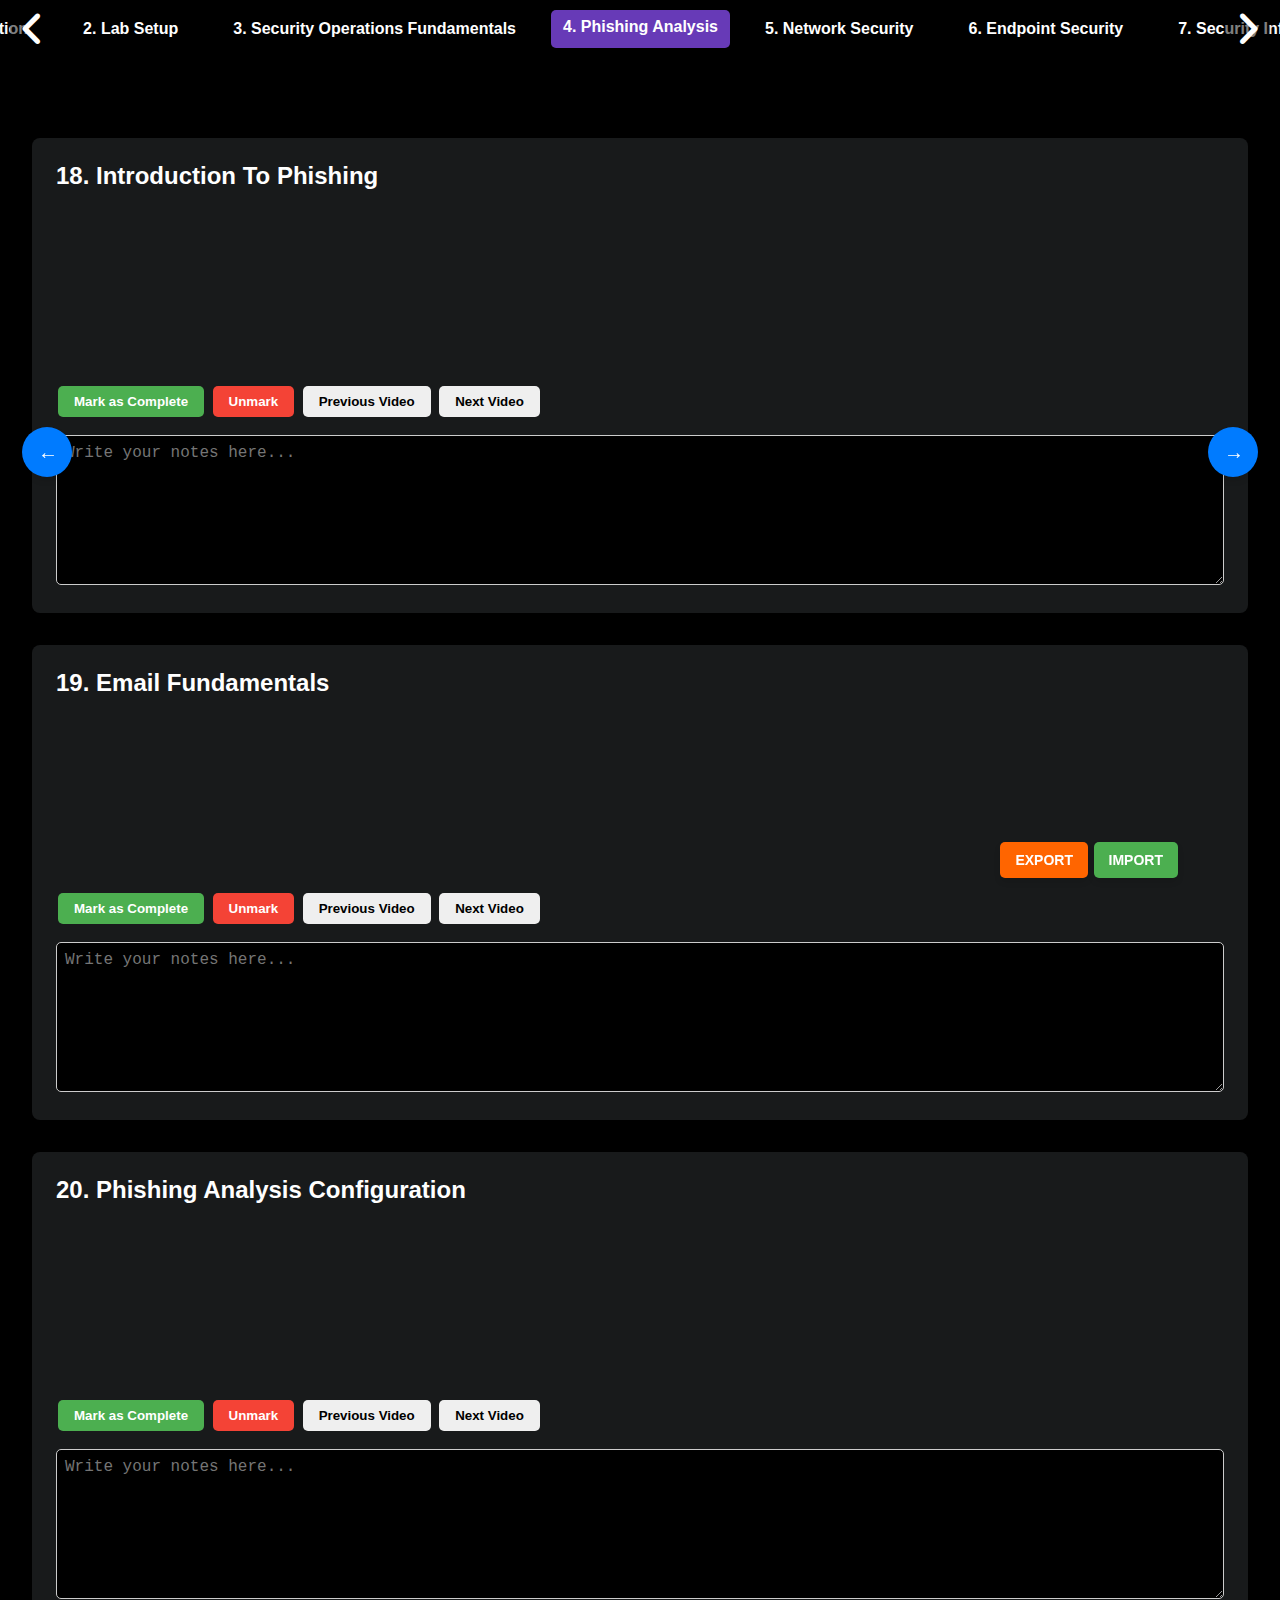
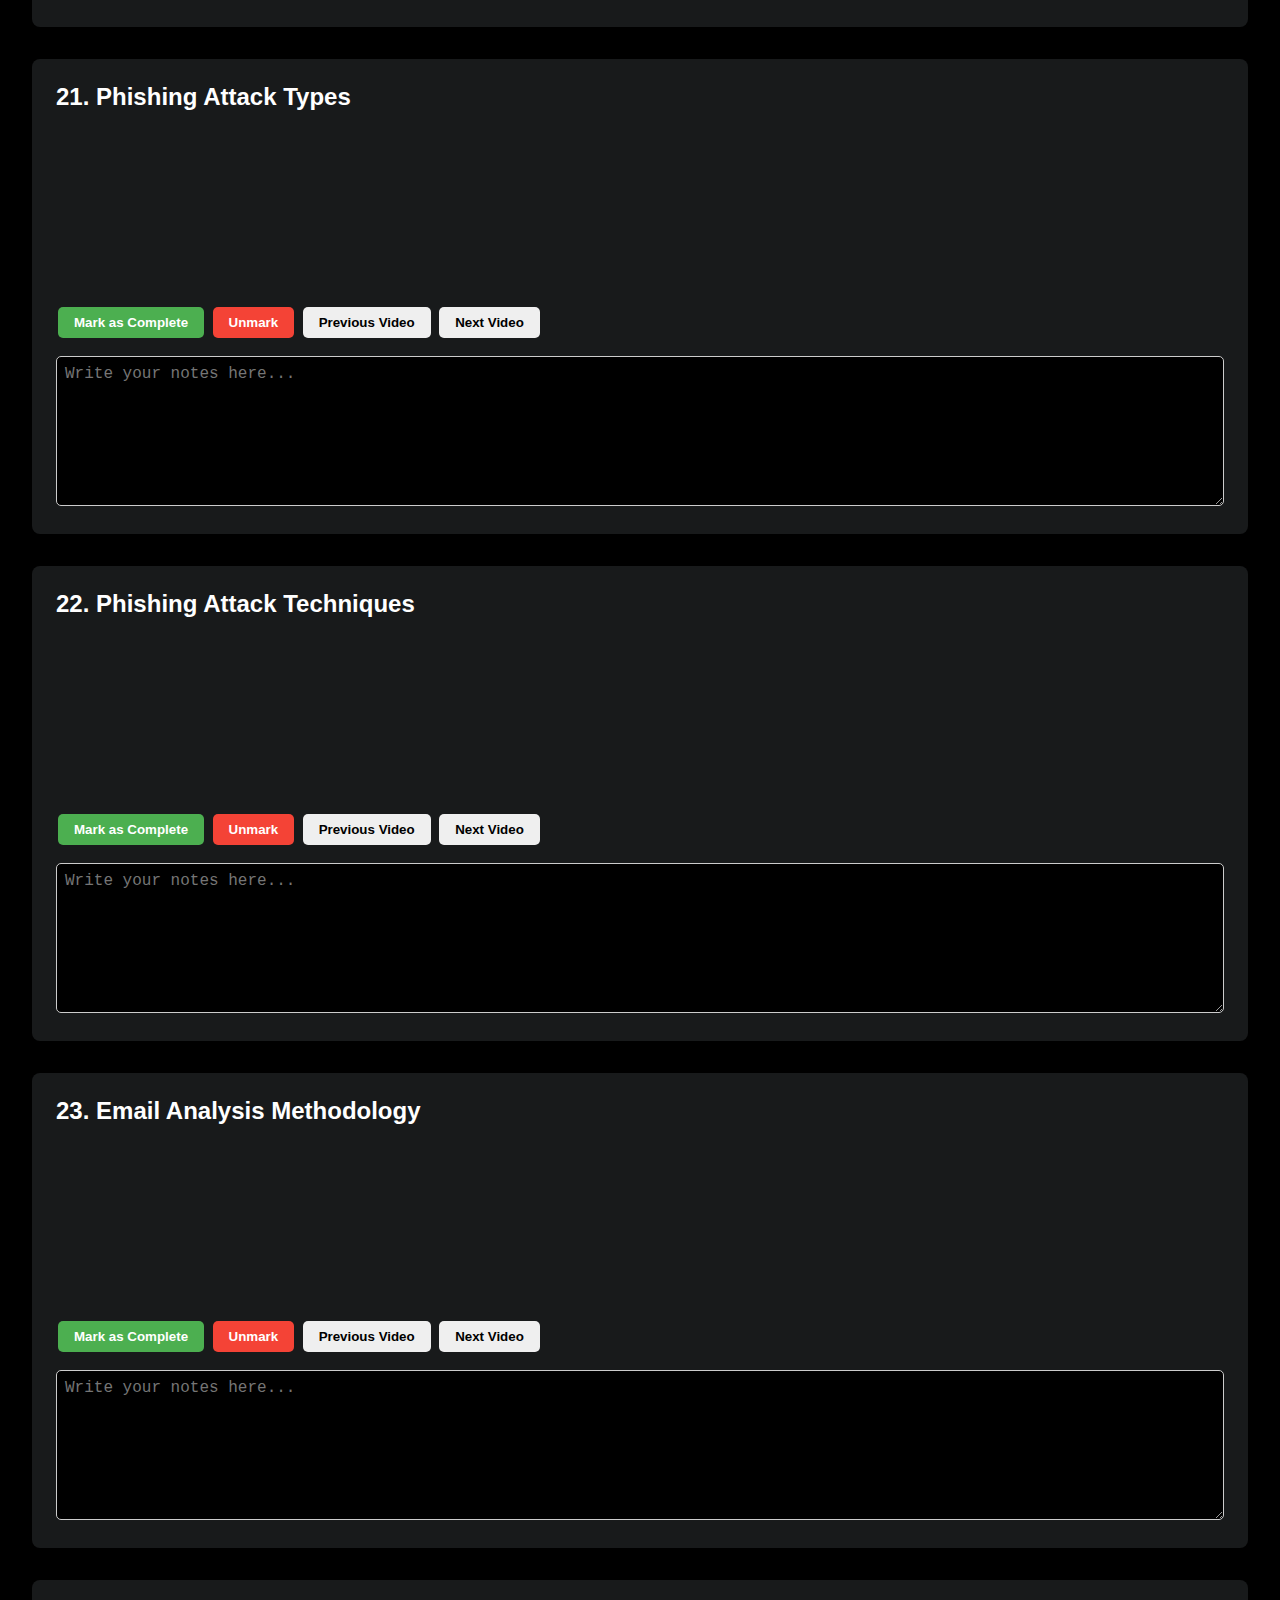
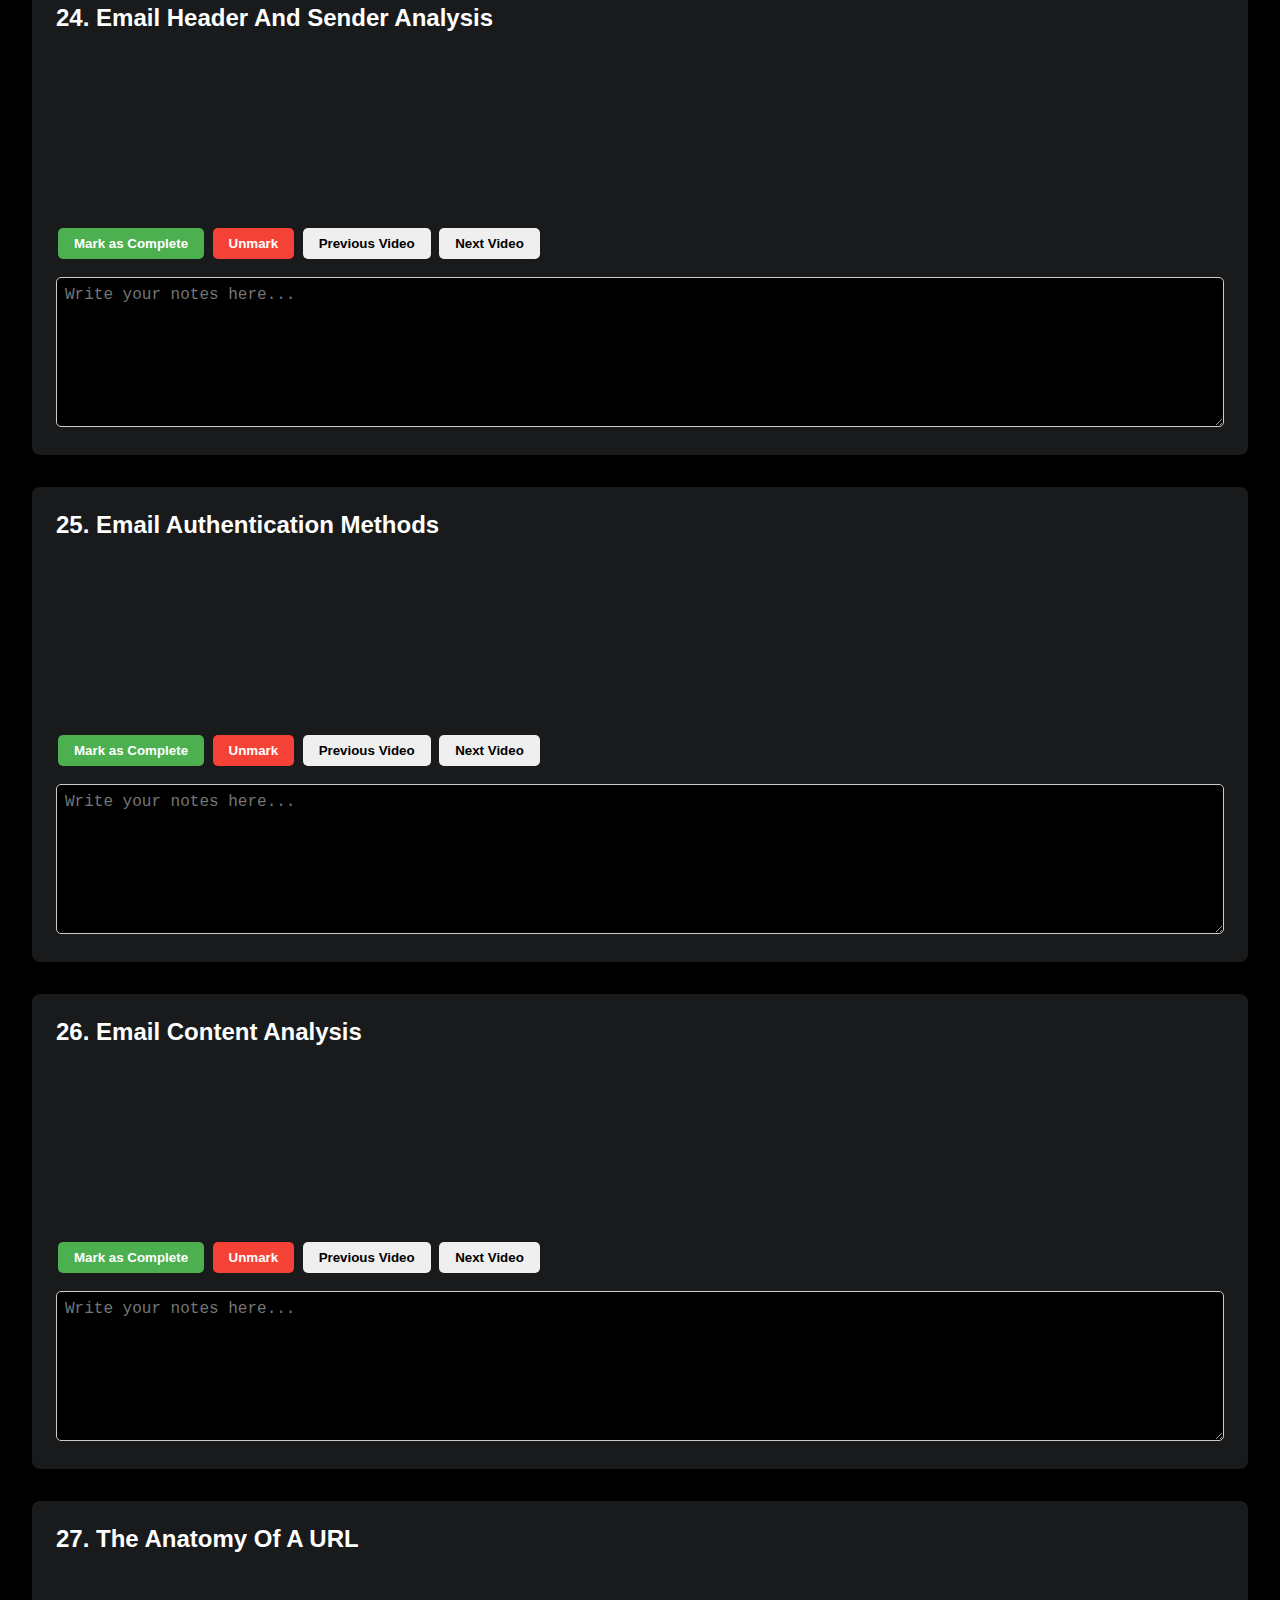
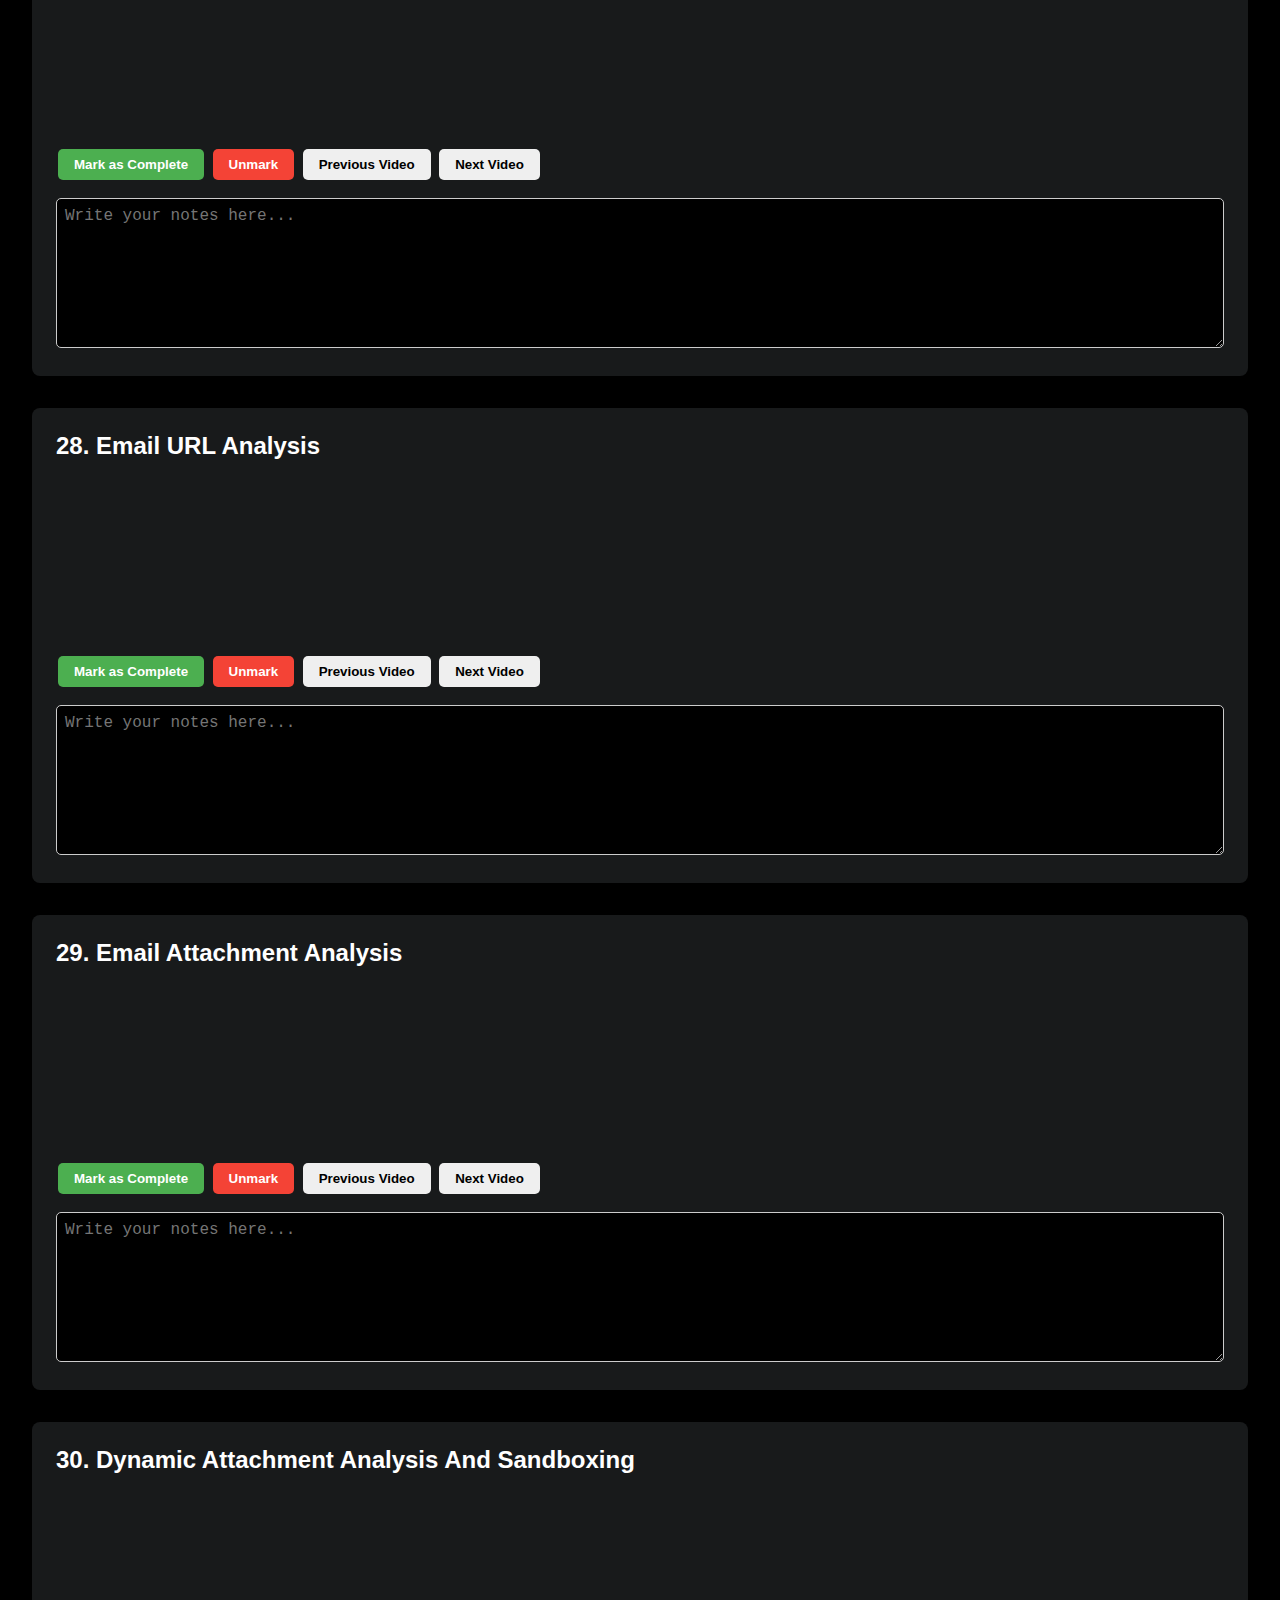
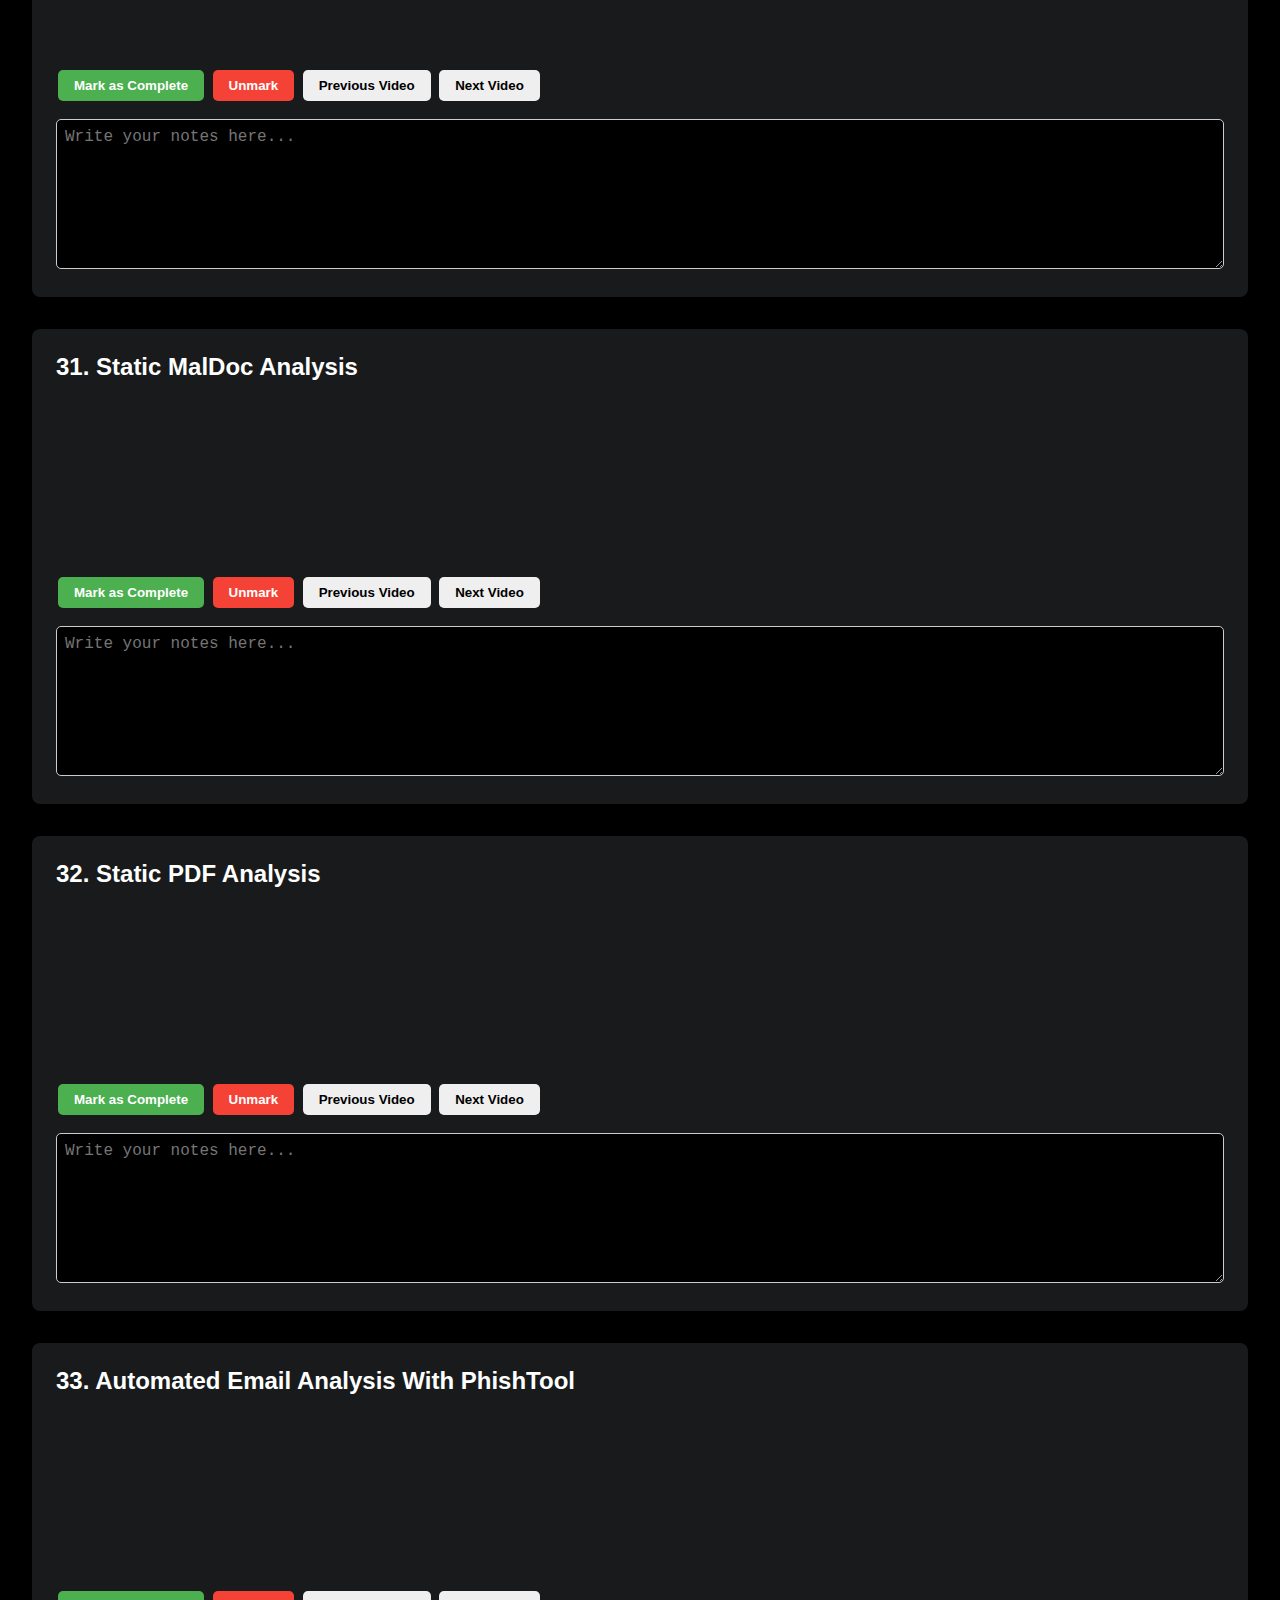
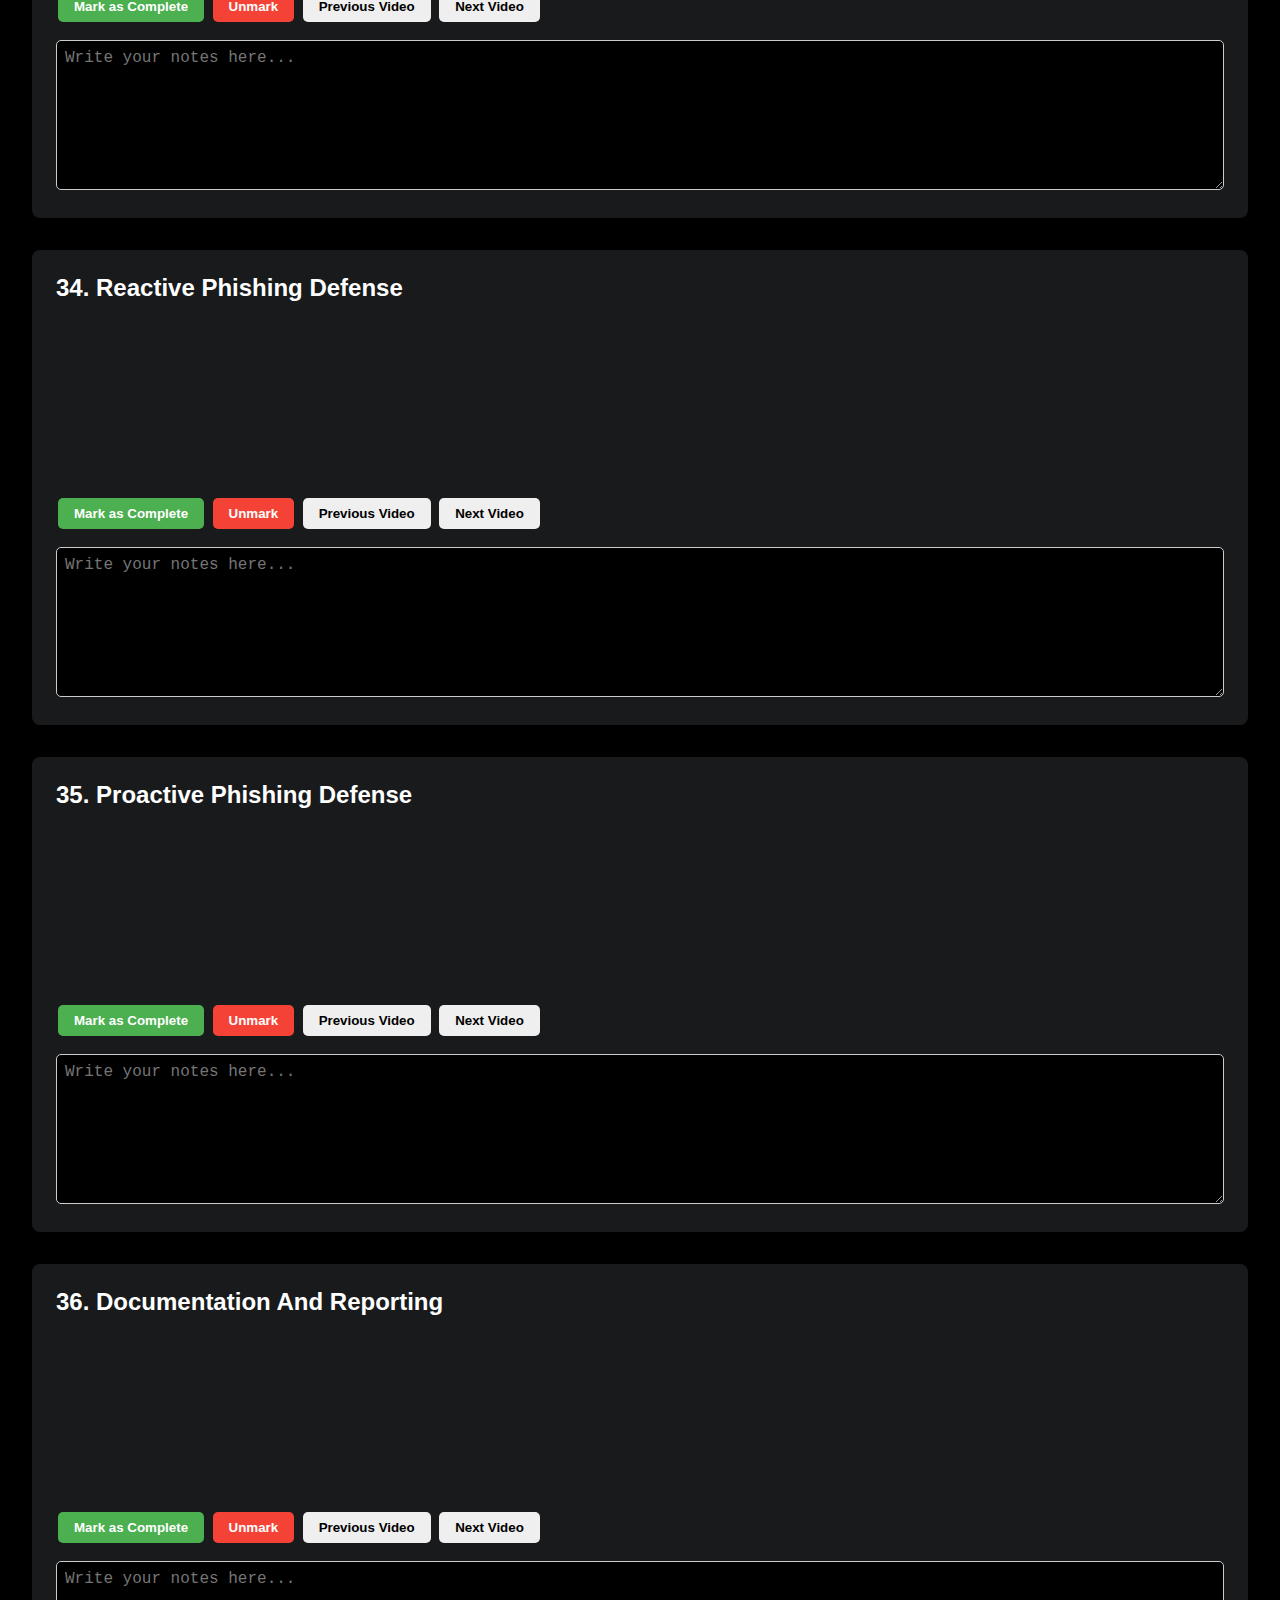
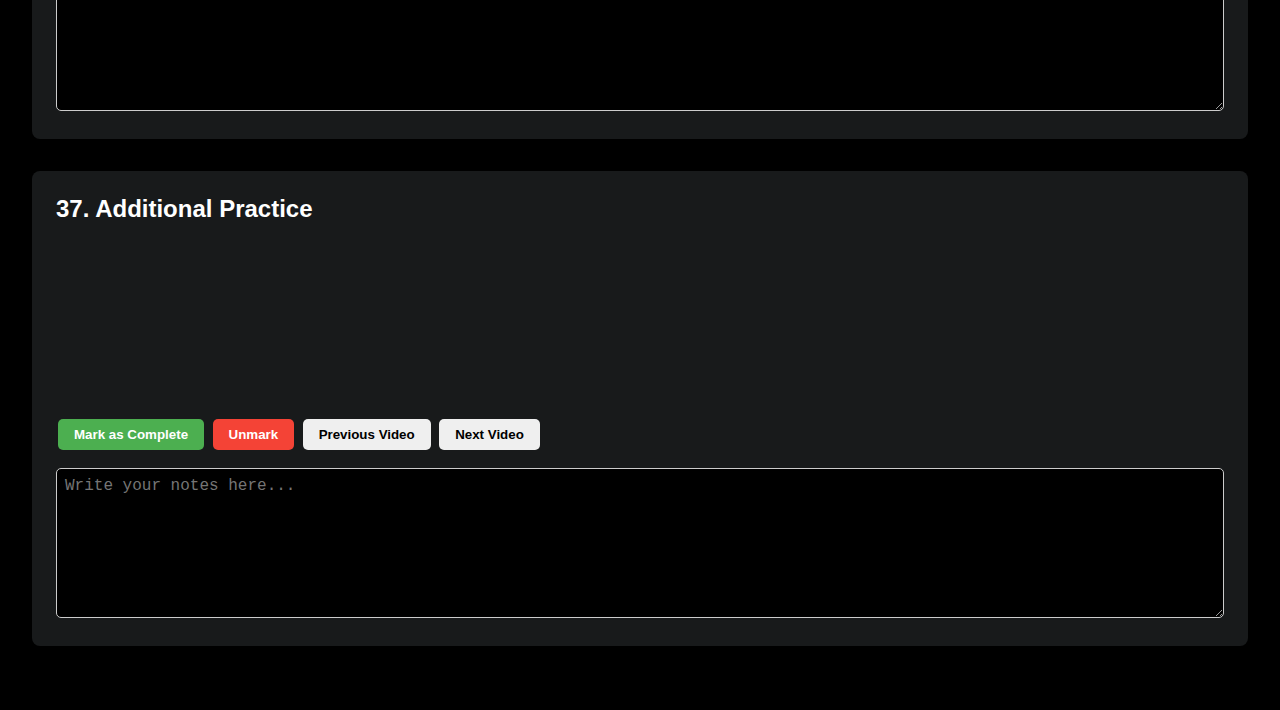
<file: s4.html>
<!DOCTYPE html>

<html lang="en">
<head>
<meta charset="utf-8"/>
<meta content="width=device-width, initial-scale=1.0" name="viewport"/>
<title>TCM - Security Operations (SOC) 101 2024-8</title>
<link href="styles.css" rel="stylesheet"/>
<link href="https://cdnjs.cloudflare.com/ajax/libs/font-awesome/6.3.0/css/all.min.css" rel="stylesheet"/>
<style>
        .video-container {
            width: 100%;
            max-width: 800px;
            margin: 20px auto;
        }
        .drive-iframe {
            width: 100%;
            height: 100%;
            border: none;
        }
    </style>
</head>
<body>
<header>
<nav class="wrapper">
<i class="fa-solid fa-angle-left arrow" id="left"></i>
<ul class="carousel">
<!-- Navigation items will be inserted here -->
<li class="card"><a href="s1.html">1. Introduction</a></li>
<li class="card"><a href="s2.html">2. Lab Setup</a></li>
<li class="card"><a href="s3.html">3. Security Operations Fundamentals</a></li>
<li class="card" id="actuel"><a href="s4.html">4. Phishing Analysis</a></li>
<li class="card"><a href="s5.html">5. Network Security</a></li>
<li class="card"><a href="s6.html">6. Endpoint Security</a></li>
<li class="card"><a href="s7.html">7. Security Information and Event Management (SIEM)</a></li>
<li class="card"><a href="s8.html">8. Threat Intelligence</a></li>
<li class="card"><a href="s9.html">9. Digital Forensics</a></li>
<li class="card"><a href="s10.html">11. Conclusion</a></li></ul>
<i class="fa-solid fa-angle-right arrow" id="right"></i>
</nav>
</header>
<!-- Navigation buttons -->
<button class="arrow-button" id="left-arrow" onclick="navigate('s3.html')">←</button>
<button class="arrow-button" id="right-arrow" onclick="navigate('s5.html')">→</button>
<main>
<!-- Video sections will be inserted here -->

<section class="section" id="section18">
<h2 class="video-title">18. Introduction to Phishing</h2>
<div class="video-container">
<iframe allow="autoplay" allowfullscreen="" class="drive-iframe" src="https://drive.google.com/file/d/19Fx1k0-4fItshlbZdpalsfxV8XxMX7bk/preview">
</iframe>
</div>
<button class="complete-btn">Mark as Complete</button>
<button class="unmark-btn">Unmark</button>
<button onclick="navigateToSection('prev', 0)">Previous Video</button>
<button onclick="navigateToSection('next', 0)">Next Video</button>
<textarea class="notes-input" id="notes18" placeholder="Write your notes here..."></textarea>
</section>
<section class="section" id="section19">
<h2 class="video-title">19. Email Fundamentals</h2>
<div class="video-container">
<iframe allow="autoplay" allowfullscreen="" class="drive-iframe" src="https://drive.google.com/file/d/18XwBRN_7CXevdVIGEpJPTOjRBGJJe8He/preview">
</iframe>
</div>
<button class="complete-btn">Mark as Complete</button>
<button class="unmark-btn">Unmark</button>
<button onclick="navigateToSection('prev', 1)">Previous Video</button>
<button onclick="navigateToSection('next', 1)">Next Video</button>
<textarea class="notes-input" id="notes19" placeholder="Write your notes here..."></textarea>
</section>
<section class="section" id="section20">
<h2 class="video-title">20. Phishing Analysis Configuration</h2>
<div class="video-container">
<iframe allow="autoplay" allowfullscreen="" class="drive-iframe" src="https://drive.google.com/file/d/18Y95lPJsB4C0Xmgu4qfcCY1k7zYv4PhT/preview">
</iframe>
</div>
<button class="complete-btn">Mark as Complete</button>
<button class="unmark-btn">Unmark</button>
<button onclick="navigateToSection('prev', 2)">Previous Video</button>
<button onclick="navigateToSection('next', 2)">Next Video</button>
<textarea class="notes-input" id="notes20" placeholder="Write your notes here..."></textarea>
</section>
<section class="section" id="section21">
<h2 class="video-title">21. Phishing Attack Types</h2>
<div class="video-container">
<iframe allow="autoplay" allowfullscreen="" class="drive-iframe" src="https://drive.google.com/file/d/198gJTanTlUoC_iZ4dSS3xTpT4oUOCANX/preview">
</iframe>
</div>
<button class="complete-btn">Mark as Complete</button>
<button class="unmark-btn">Unmark</button>
<button onclick="navigateToSection('prev', 3)">Previous Video</button>
<button onclick="navigateToSection('next', 3)">Next Video</button>
<textarea class="notes-input" id="notes21" placeholder="Write your notes here..."></textarea>
</section>
<section class="section" id="section22">
<h2 class="video-title">22. Phishing Attack Techniques</h2>
<div class="video-container">
<iframe allow="autoplay" allowfullscreen="" class="drive-iframe" src="https://drive.google.com/file/d/1862_yWDyl7GWbgqs_TostJV1nfgeTdmS/preview">
</iframe>
</div>
<button class="complete-btn">Mark as Complete</button>
<button class="unmark-btn">Unmark</button>
<button onclick="navigateToSection('prev', 4)">Previous Video</button>
<button onclick="navigateToSection('next', 4)">Next Video</button>
<textarea class="notes-input" id="notes22" placeholder="Write your notes here..."></textarea>
</section>
<section class="section" id="section23">
<h2 class="video-title">23. Email Analysis Methodology</h2>
<div class="video-container">
<iframe allow="autoplay" allowfullscreen="" class="drive-iframe" src="https://drive.google.com/file/d/18lwHaM24xeBlEA5uoSPm7WpXv2bvu50r/preview">
</iframe>
</div>
<button class="complete-btn">Mark as Complete</button>
<button class="unmark-btn">Unmark</button>
<button onclick="navigateToSection('prev', 5)">Previous Video</button>
<button onclick="navigateToSection('next', 5)">Next Video</button>
<textarea class="notes-input" id="notes23" placeholder="Write your notes here..."></textarea>
</section>
<section class="section" id="section24">
<h2 class="video-title">24. Email Header and Sender Analysis</h2>
<div class="video-container">
<iframe allow="autoplay" allowfullscreen="" class="drive-iframe" src="https://drive.google.com/file/d/181P7lGlLz2InCABSDM3dJCZ0QUKlxo7G/preview">
</iframe>
</div>
<button class="complete-btn">Mark as Complete</button>
<button class="unmark-btn">Unmark</button>
<button onclick="navigateToSection('prev', 6)">Previous Video</button>
<button onclick="navigateToSection('next', 6)">Next Video</button>
<textarea class="notes-input" id="notes24" placeholder="Write your notes here..."></textarea>
</section>
<section class="section" id="section25">
<h2 class="video-title">25. Email Authentication Methods</h2>
<div class="video-container">
<iframe allow="autoplay" allowfullscreen="" class="drive-iframe" src="https://drive.google.com/file/d/194UQZyKT0-ZZ0PKBWnfHTWV4MVlsUorF/preview">
</iframe>
</div>
<button class="complete-btn">Mark as Complete</button>
<button class="unmark-btn">Unmark</button>
<button onclick="navigateToSection('prev', 7)">Previous Video</button>
<button onclick="navigateToSection('next', 7)">Next Video</button>
<textarea class="notes-input" id="notes25" placeholder="Write your notes here..."></textarea>
</section>
<section class="section" id="section26">
<h2 class="video-title">26. Email Content Analysis</h2>
<div class="video-container">
<iframe allow="autoplay" allowfullscreen="" class="drive-iframe" src="https://drive.google.com/file/d/19DUf2WXZ9RyU3x9LplwPfhOCCWDPAJaK/preview">
</iframe>
</div>
<button class="complete-btn">Mark as Complete</button>
<button class="unmark-btn">Unmark</button>
<button onclick="navigateToSection('prev', 8)">Previous Video</button>
<button onclick="navigateToSection('next', 8)">Next Video</button>
<textarea class="notes-input" id="notes26" placeholder="Write your notes here..."></textarea>
</section>
<section class="section" id="section27">
<h2 class="video-title">27. The Anatomy of a URL</h2>
<div class="video-container">
<iframe allow="autoplay" allowfullscreen="" class="drive-iframe" src="https://drive.google.com/file/d/18b6xThd8CwKsP8M3P2-_ynbnFqM6tshK/preview">
</iframe>
</div>
<button class="complete-btn">Mark as Complete</button>
<button class="unmark-btn">Unmark</button>
<button onclick="navigateToSection('prev', 9)">Previous Video</button>
<button onclick="navigateToSection('next', 9)">Next Video</button>
<textarea class="notes-input" id="notes27" placeholder="Write your notes here..."></textarea>
</section>
<section class="section" id="section28">
<h2 class="video-title">28. Email URL Analysis</h2>
<div class="video-container">
<iframe allow="autoplay" allowfullscreen="" class="drive-iframe" src="https://drive.google.com/file/d/18jbUyl4FOf06KlJm_kZLo1sgz218XRmR/preview">
</iframe>
</div>
<button class="complete-btn">Mark as Complete</button>
<button class="unmark-btn">Unmark</button>
<button onclick="navigateToSection('prev', 10)">Previous Video</button>
<button onclick="navigateToSection('next', 10)">Next Video</button>
<textarea class="notes-input" id="notes28" placeholder="Write your notes here..."></textarea>
</section>
<section class="section" id="section29">
<h2 class="video-title">29. Email Attachment Analysis</h2>
<div class="video-container">
<iframe allow="autoplay" allowfullscreen="" class="drive-iframe" src="https://drive.google.com/file/d/18PPP9ddkzMobbrYFOysGizm_mR0EmvPm/preview">
</iframe>
</div>
<button class="complete-btn">Mark as Complete</button>
<button class="unmark-btn">Unmark</button>
<button onclick="navigateToSection('prev', 11)">Previous Video</button>
<button onclick="navigateToSection('next', 11)">Next Video</button>
<textarea class="notes-input" id="notes29" placeholder="Write your notes here..."></textarea>
</section>
<section class="section" id="section30">
<h2 class="video-title">30. Dynamic Attachment Analysis and Sandboxing</h2>
<div class="video-container">
<iframe allow="autoplay" allowfullscreen="" class="drive-iframe" src="https://drive.google.com/file/d/19B0wtn8M8drxizVEAGuM74_bErGvoFYS/preview">
</iframe>
</div>
<button class="complete-btn">Mark as Complete</button>
<button class="unmark-btn">Unmark</button>
<button onclick="navigateToSection('prev', 12)">Previous Video</button>
<button onclick="navigateToSection('next', 12)">Next Video</button>
<textarea class="notes-input" id="notes30" placeholder="Write your notes here..."></textarea>
</section>
<section class="section" id="section31">
<h2 class="video-title">31. Static MalDoc Analysis</h2>
<div class="video-container">
<iframe allow="autoplay" allowfullscreen="" class="drive-iframe" src="https://drive.google.com/file/d/18dJP6l_nf047WhMmvFYsL8ALp7fGiITg/preview">
</iframe>
</div>
<button class="complete-btn">Mark as Complete</button>
<button class="unmark-btn">Unmark</button>
<button onclick="navigateToSection('prev', 13)">Previous Video</button>
<button onclick="navigateToSection('next', 13)">Next Video</button>
<textarea class="notes-input" id="notes31" placeholder="Write your notes here..."></textarea>
</section>
<section class="section" id="section32">
<h2 class="video-title">32. Static PDF Analysis</h2>
<div class="video-container">
<iframe allow="autoplay" allowfullscreen="" class="drive-iframe" src="https://drive.google.com/file/d/18Ry-ZH1g8YqFBOluPcmZbN2_8AmITGic/preview">
</iframe>
</div>
<button class="complete-btn">Mark as Complete</button>
<button class="unmark-btn">Unmark</button>
<button onclick="navigateToSection('prev', 14)">Previous Video</button>
<button onclick="navigateToSection('next', 14)">Next Video</button>
<textarea class="notes-input" id="notes32" placeholder="Write your notes here..."></textarea>
</section>
<section class="section" id="section33">
<h2 class="video-title">33. Automated Email Analysis with PhishTool</h2>
<div class="video-container">
<iframe allow="autoplay" allowfullscreen="" class="drive-iframe" src="https://drive.google.com/file/d/18uesKJfSeJW51YUpGAsoK-8j-FyxlF2E/preview">
</iframe>
</div>
<button class="complete-btn">Mark as Complete</button>
<button class="unmark-btn">Unmark</button>
<button onclick="navigateToSection('prev', 15)">Previous Video</button>
<button onclick="navigateToSection('next', 15)">Next Video</button>
<textarea class="notes-input" id="notes33" placeholder="Write your notes here..."></textarea>
</section>
<section class="section" id="section34">
<h2 class="video-title">34. Reactive Phishing Defense</h2>
<div class="video-container">
<iframe allow="autoplay" allowfullscreen="" class="drive-iframe" src="https://drive.google.com/file/d/18dXB6EEeZCRKfUSWWj91-m0KxChnahro/preview">
</iframe>
</div>
<button class="complete-btn">Mark as Complete</button>
<button class="unmark-btn">Unmark</button>
<button onclick="navigateToSection('prev', 16)">Previous Video</button>
<button onclick="navigateToSection('next', 16)">Next Video</button>
<textarea class="notes-input" id="notes34" placeholder="Write your notes here..."></textarea>
</section>
<section class="section" id="section35">
<h2 class="video-title">35. Proactive Phishing Defense</h2>
<div class="video-container">
<iframe allow="autoplay" allowfullscreen="" class="drive-iframe" src="https://drive.google.com/file/d/195T3ok4UWEjhhjUs5xR5Z9kjsFM5CVNk/preview">
</iframe>
</div>
<button class="complete-btn">Mark as Complete</button>
<button class="unmark-btn">Unmark</button>
<button onclick="navigateToSection('prev', 17)">Previous Video</button>
<button onclick="navigateToSection('next', 17)">Next Video</button>
<textarea class="notes-input" id="notes35" placeholder="Write your notes here..."></textarea>
</section>
<section class="section" id="section36">
<h2 class="video-title">36. Documentation and Reporting</h2>
<div class="video-container">
<iframe allow="autoplay" allowfullscreen="" class="drive-iframe" src="https://drive.google.com/file/d/18rG0cm3JG0x_Ulya3U_AxyI4Zk83Q4sv/preview">
</iframe>
</div>
<button class="complete-btn">Mark as Complete</button>
<button class="unmark-btn">Unmark</button>
<button onclick="navigateToSection('prev', 18)">Previous Video</button>
<button onclick="navigateToSection('next', 18)">Next Video</button>
<textarea class="notes-input" id="notes36" placeholder="Write your notes here..."></textarea>
</section>
<section class="section" id="section37">
<h2 class="video-title">37. Additional Practice</h2>
<div class="video-container">
<iframe allow="autoplay" allowfullscreen="" class="drive-iframe" src="https://drive.google.com/file/d/191Aod-yRy8yDcCgDZGPbPPdQb2095qi6/preview">
</iframe>
</div>
<button class="complete-btn">Mark as Complete</button>
<button class="unmark-btn">Unmark</button>
<button onclick="navigateToSection('prev', 19)">Previous Video</button>
<button onclick="navigateToSection('next', 19)">Next Video</button>
<textarea class="notes-input" id="notes37" placeholder="Write your notes here..."></textarea>
</section>
</main>
<!-- Footer elements -->
<button id="backToTop" style="display: none;">Top</button>
<button id="exportButton">Export</button>
<input accept=".json" id="importButton" type="file"/>
<button id="importDataButton">Import</button>
<script src="script.js"></script>
</body>
</html>
</file>
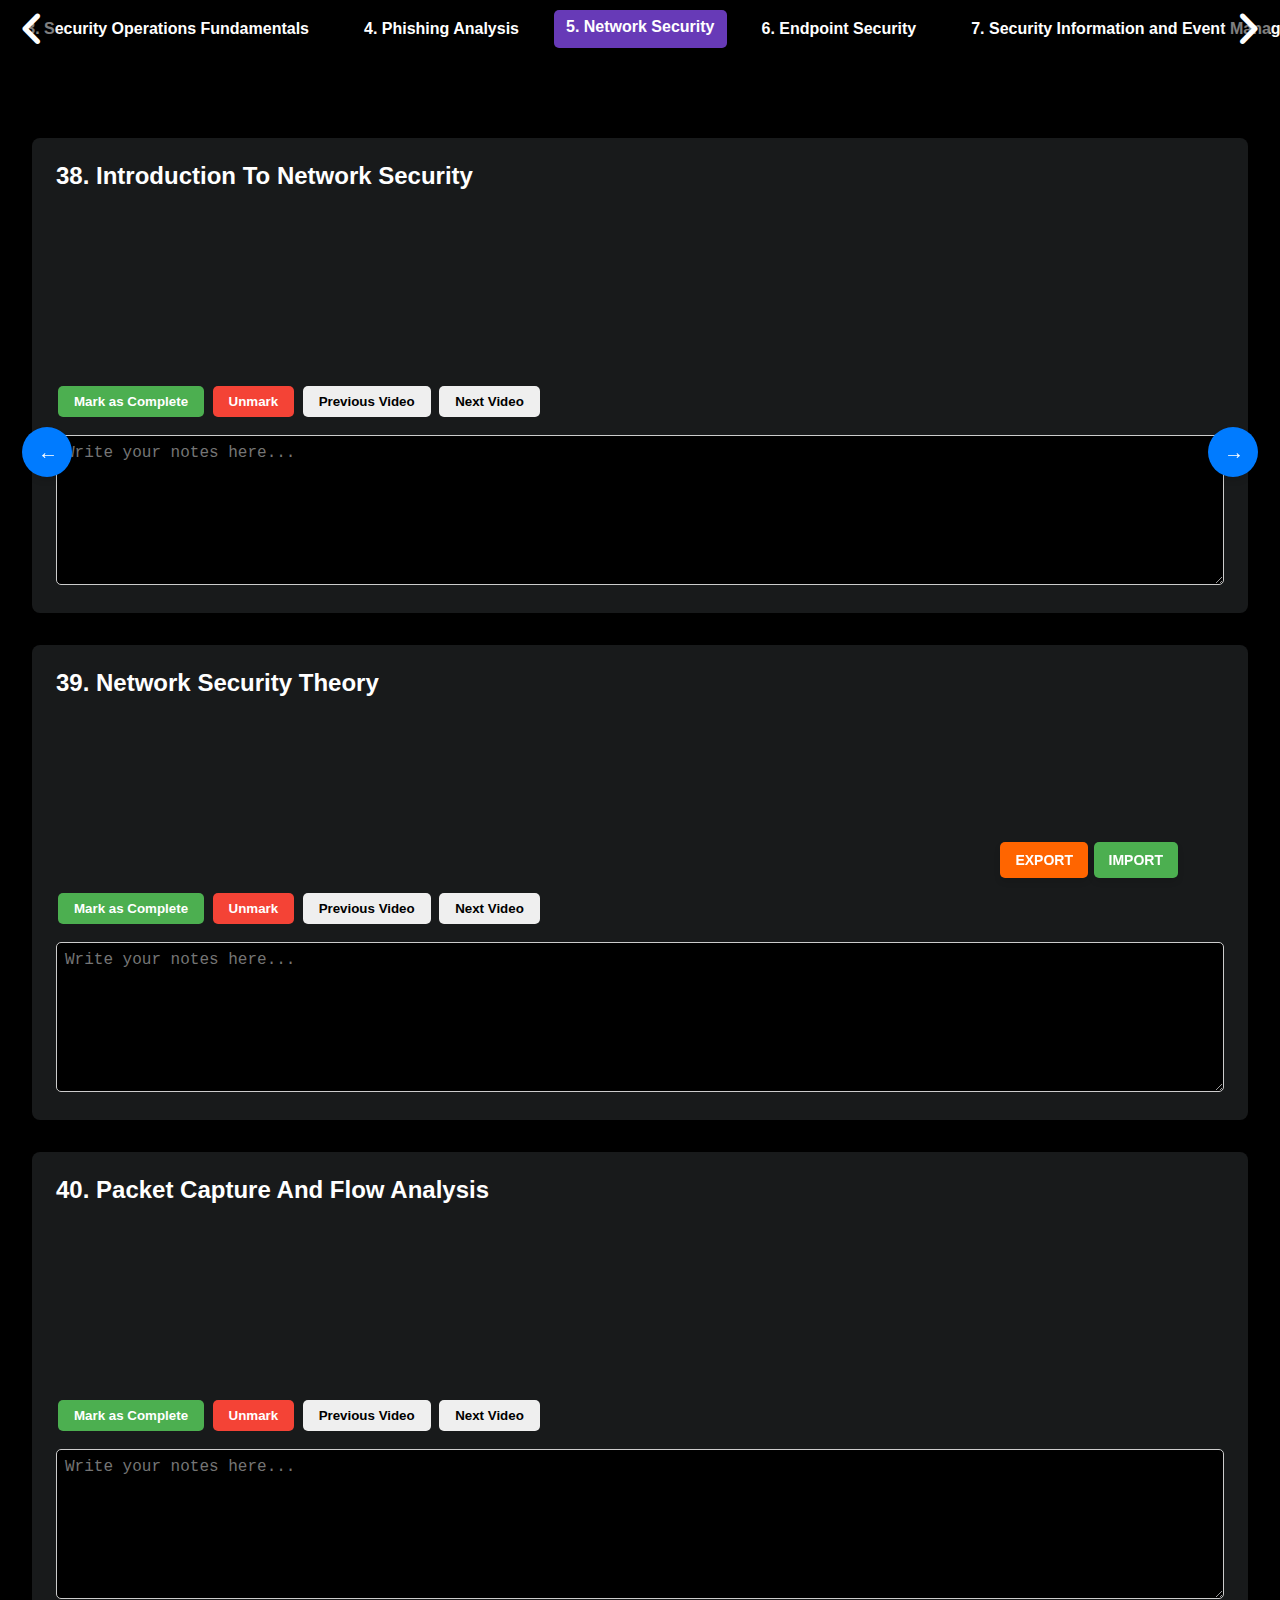
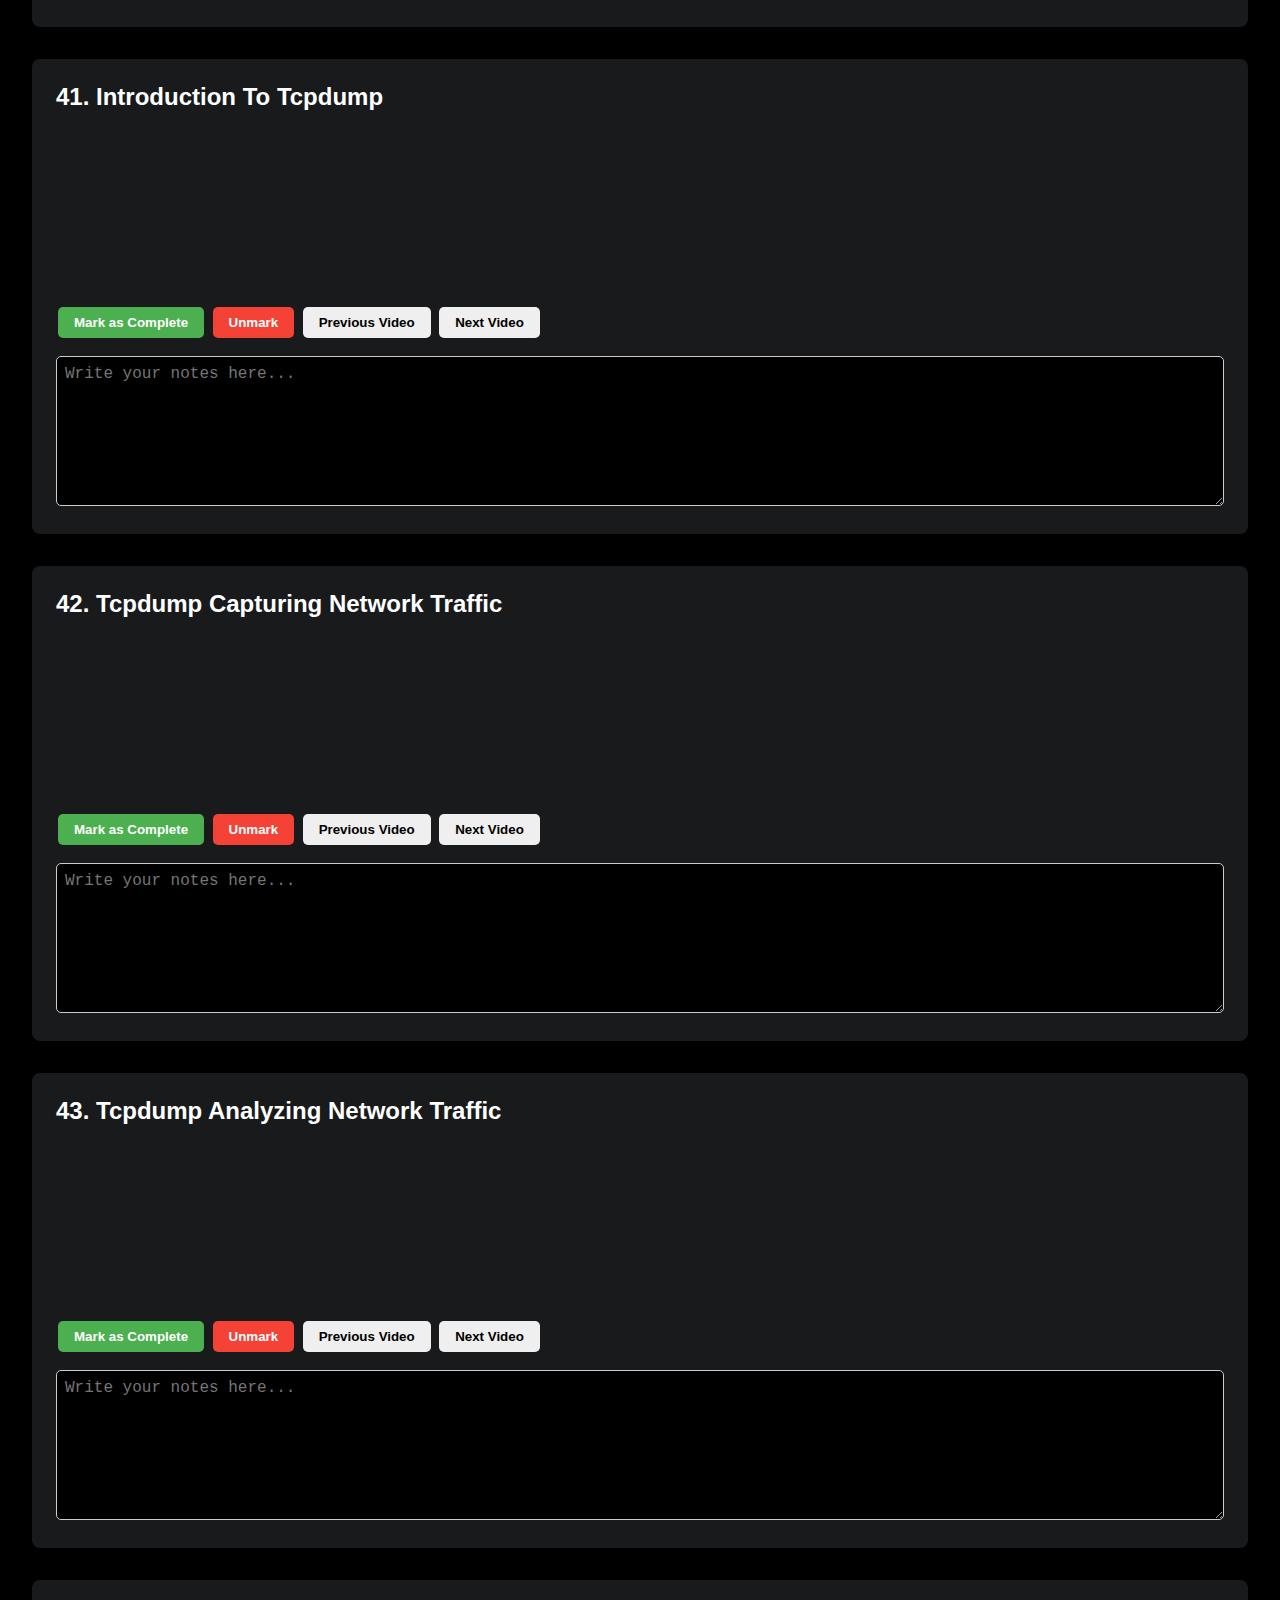
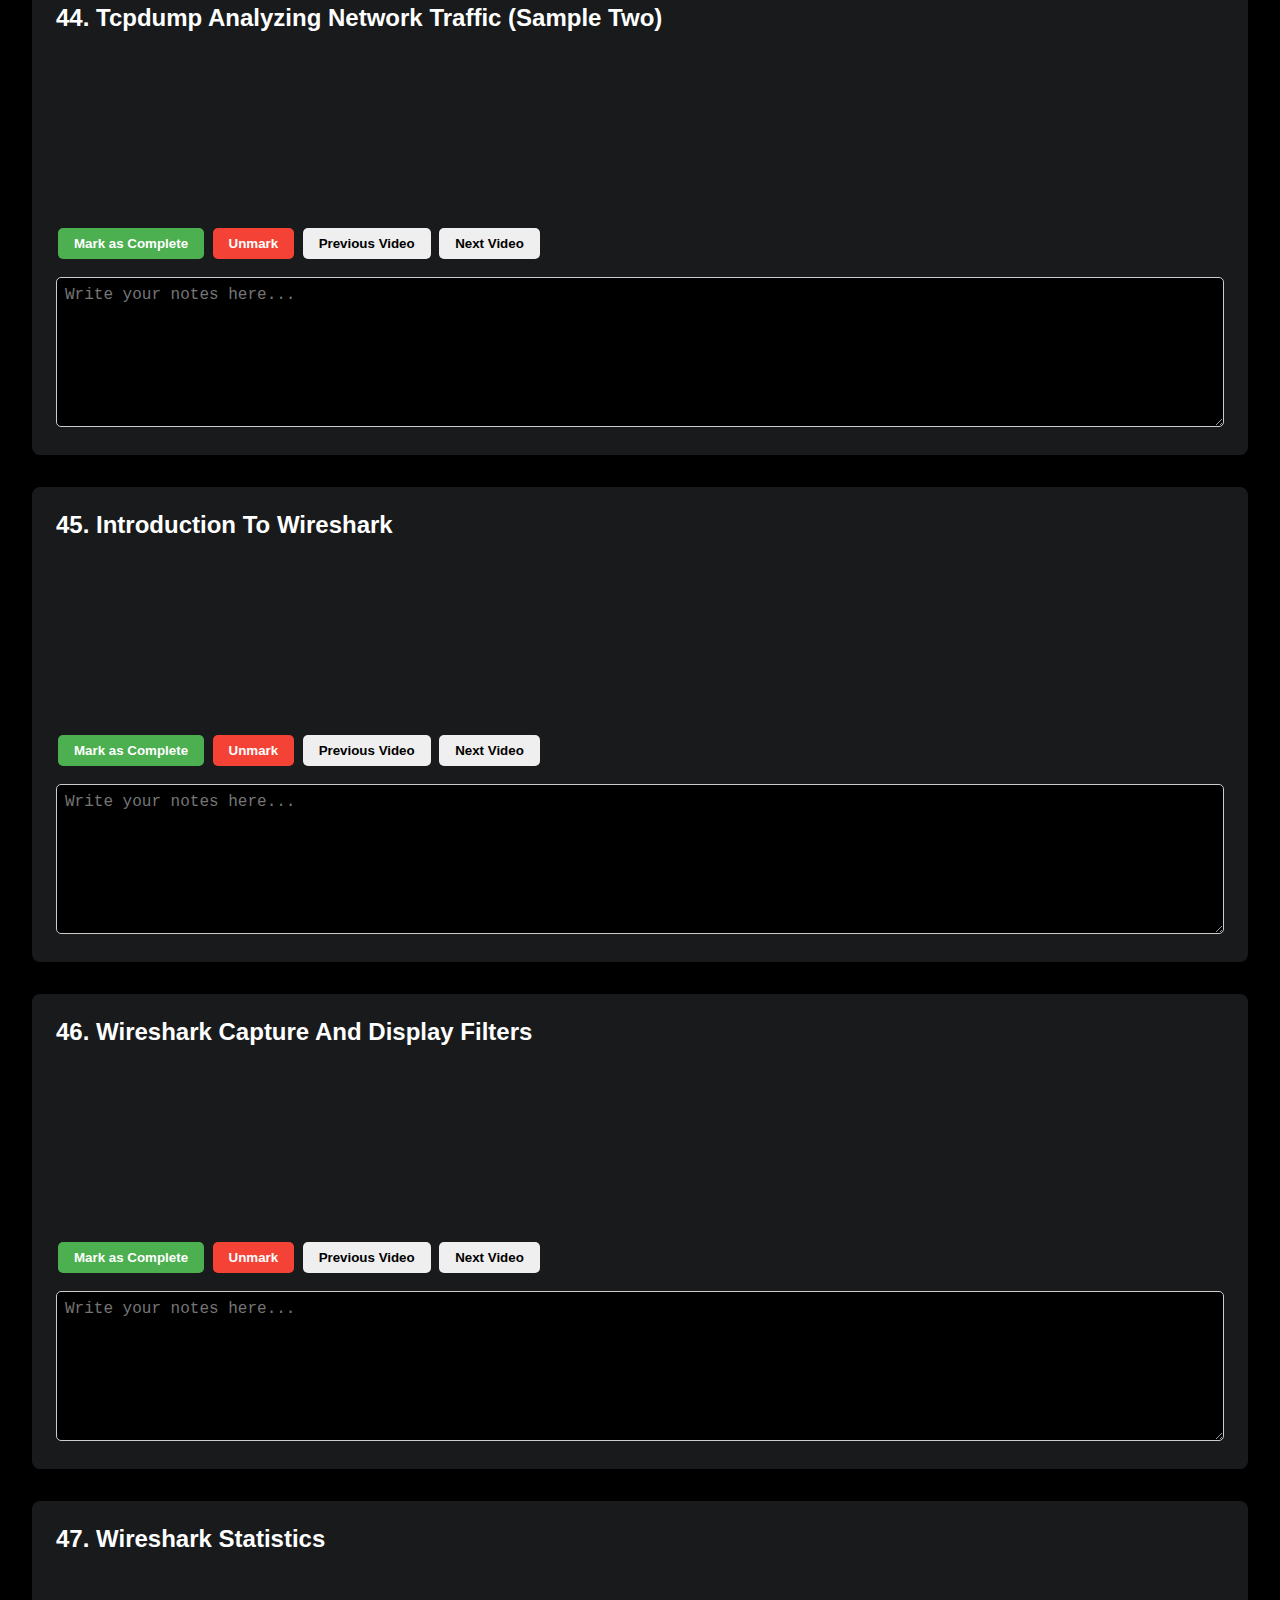
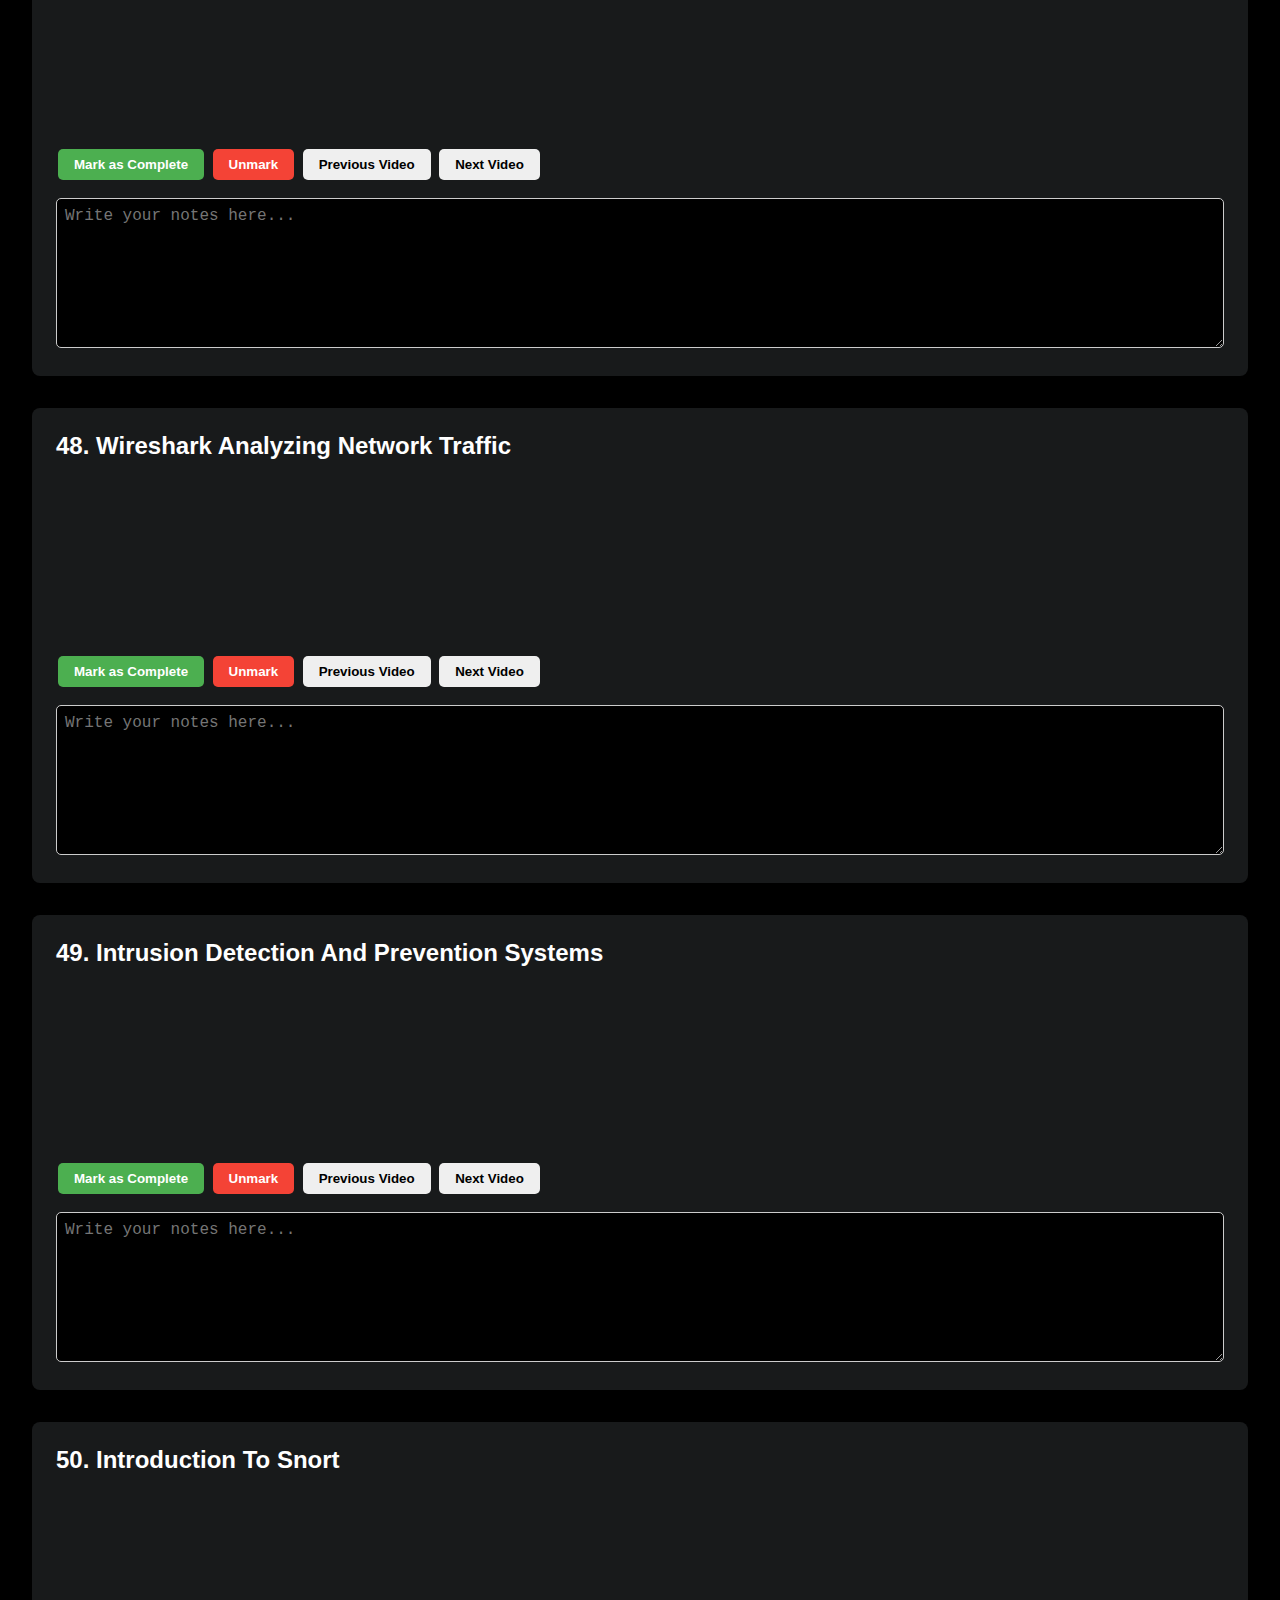
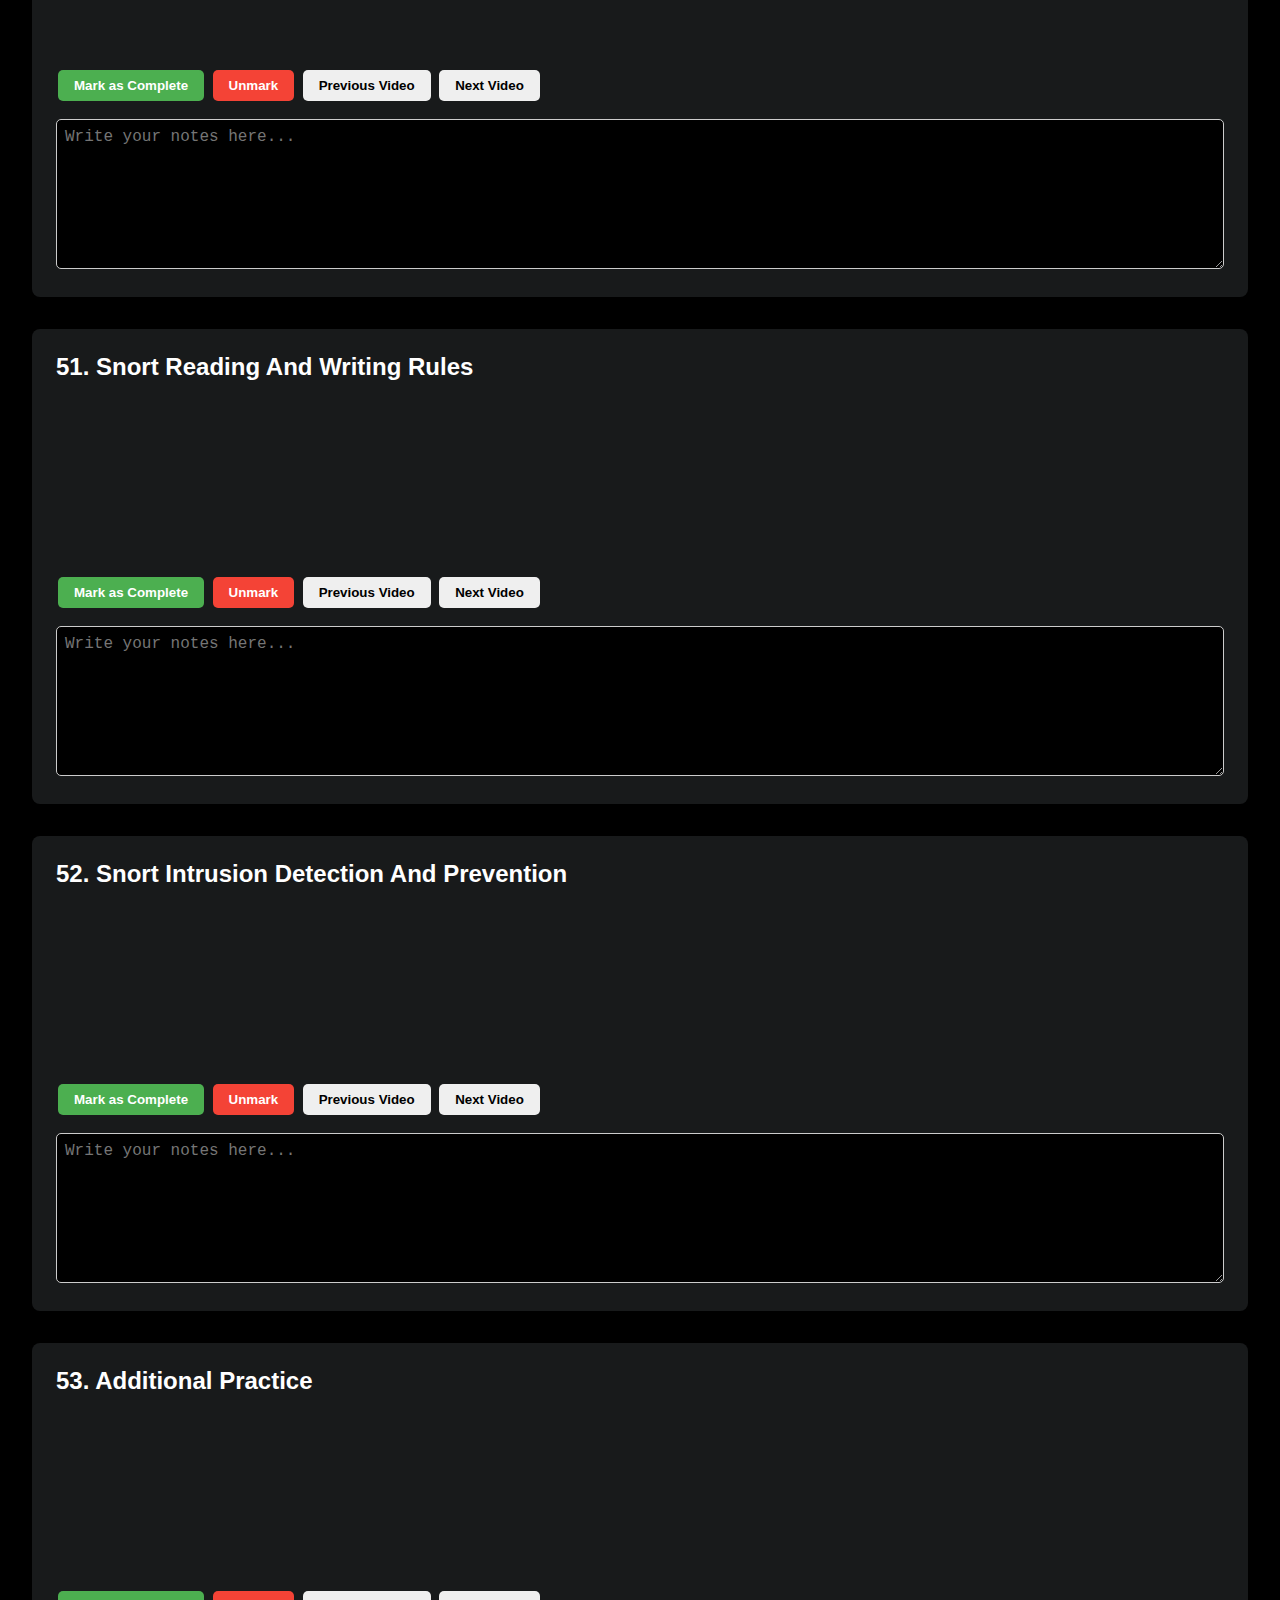
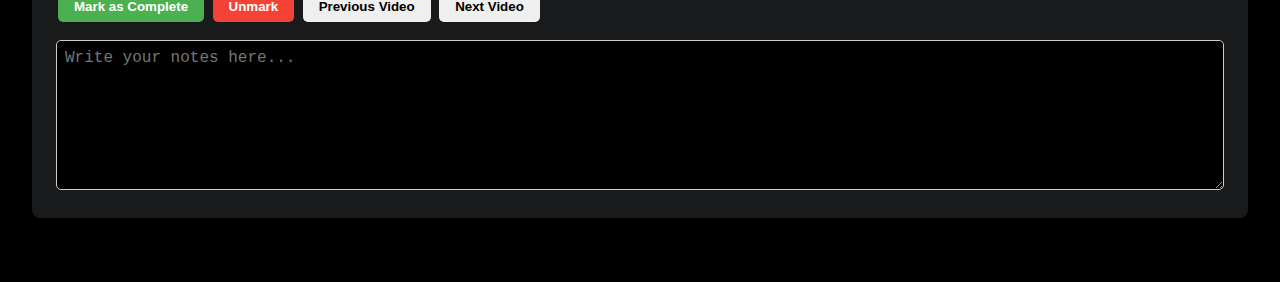
<file: s5.html>
<!DOCTYPE html>

<html lang="en">
<head>
<meta charset="utf-8"/>
<meta content="width=device-width, initial-scale=1.0" name="viewport"/>
<title>TCM - Security Operations (SOC) 101 2024-8</title>
<link href="styles.css" rel="stylesheet"/>
<link href="https://cdnjs.cloudflare.com/ajax/libs/font-awesome/6.3.0/css/all.min.css" rel="stylesheet"/>
<style>
        .video-container {
            width: 100%;
            max-width: 800px;
            margin: 20px auto;
        }
        .drive-iframe {
            width: 100%;
            height: 100%;
            border: none;
        }
    </style>
</head>
<body>
<header>
<nav class="wrapper">
<i class="fa-solid fa-angle-left arrow" id="left"></i>
<ul class="carousel">
<!-- Navigation items will be inserted here -->
<li class="card"><a href="s1.html">1. Introduction</a></li>
<li class="card"><a href="s2.html">2. Lab Setup</a></li>
<li class="card"><a href="s3.html">3. Security Operations Fundamentals</a></li>
<li class="card"><a href="s4.html">4. Phishing Analysis</a></li>
<li class="card" id="actuel"><a href="s5.html">5. Network Security</a></li>
<li class="card"><a href="s6.html">6. Endpoint Security</a></li>
<li class="card"><a href="s7.html">7. Security Information and Event Management (SIEM)</a></li>
<li class="card"><a href="s8.html">8. Threat Intelligence</a></li>
<li class="card"><a href="s9.html">9. Digital Forensics</a></li>
<li class="card"><a href="s10.html">11. Conclusion</a></li></ul>
<i class="fa-solid fa-angle-right arrow" id="right"></i>
</nav>
</header>
<!-- Navigation buttons -->
<button class="arrow-button" id="left-arrow" onclick="navigate('s4.html')">←</button>
<button class="arrow-button" id="right-arrow" onclick="navigate('s6.html')">→</button>
<main>
<!-- Video sections will be inserted here -->

<section class="section" id="section38">
<h2 class="video-title">38. Introduction to Network Security</h2>
<div class="video-container">
<iframe allow="autoplay" allowfullscreen="" class="drive-iframe" src="https://drive.google.com/file/d/1-4XnK4HVhxDggPD39blYNu3yNfoKYooc/preview">
</iframe>
</div>
<button class="complete-btn">Mark as Complete</button>
<button class="unmark-btn">Unmark</button>
<button onclick="navigateToSection('prev', 0)">Previous Video</button>
<button onclick="navigateToSection('next', 0)">Next Video</button>
<textarea class="notes-input" id="notes38" placeholder="Write your notes here..."></textarea>
</section>
<section class="section" id="section39">
<h2 class="video-title">39. Network Security Theory</h2>
<div class="video-container">
<iframe allow="autoplay" allowfullscreen="" class="drive-iframe" src="https://drive.google.com/file/d/1-61CK_Hvoz6e4H2FF4Na_510yTTQGMQ2/preview">
</iframe>
</div>
<button class="complete-btn">Mark as Complete</button>
<button class="unmark-btn">Unmark</button>
<button onclick="navigateToSection('prev', 1)">Previous Video</button>
<button onclick="navigateToSection('next', 1)">Next Video</button>
<textarea class="notes-input" id="notes39" placeholder="Write your notes here..."></textarea>
</section>
<section class="section" id="section40">
<h2 class="video-title">40. Packet Capture and Flow Analysis</h2>
<div class="video-container">
<iframe allow="autoplay" allowfullscreen="" class="drive-iframe" src="https://drive.google.com/file/d/1-Dl_cCCOyuL1QwpvENn2omldZkILphcn/preview">
</iframe>
</div>
<button class="complete-btn">Mark as Complete</button>
<button class="unmark-btn">Unmark</button>
<button onclick="navigateToSection('prev', 2)">Previous Video</button>
<button onclick="navigateToSection('next', 2)">Next Video</button>
<textarea class="notes-input" id="notes40" placeholder="Write your notes here..."></textarea>
</section>
<section class="section" id="section41">
<h2 class="video-title">41. Introduction to tcpdump</h2>
<div class="video-container">
<iframe allow="autoplay" allowfullscreen="" class="drive-iframe" src="https://drive.google.com/file/d/1001byPViMZHj6VF15g2DZFGrrK3pHmTZ/preview">
</iframe>
</div>
<button class="complete-btn">Mark as Complete</button>
<button class="unmark-btn">Unmark</button>
<button onclick="navigateToSection('prev', 3)">Previous Video</button>
<button onclick="navigateToSection('next', 3)">Next Video</button>
<textarea class="notes-input" id="notes41" placeholder="Write your notes here..."></textarea>
</section>
<section class="section" id="section42">
<h2 class="video-title">42. tcpdump Capturing Network Traffic</h2>
<div class="video-container">
<iframe allow="autoplay" allowfullscreen="" class="drive-iframe" src="https://drive.google.com/file/d/10H4JTjyNr6tsLJJRBxLiIaI6pdaA4nFB/preview">
</iframe>
</div>
<button class="complete-btn">Mark as Complete</button>
<button class="unmark-btn">Unmark</button>
<button onclick="navigateToSection('prev', 4)">Previous Video</button>
<button onclick="navigateToSection('next', 4)">Next Video</button>
<textarea class="notes-input" id="notes42" placeholder="Write your notes here..."></textarea>
</section>
<section class="section" id="section43">
<h2 class="video-title">43. tcpdump Analyzing Network Traffic</h2>
<div class="video-container">
<iframe allow="autoplay" allowfullscreen="" class="drive-iframe" src="https://drive.google.com/file/d/1-EcVD2mpVgHE_AhAspckmhUIQd-klkyy/preview">
</iframe>
</div>
<button class="complete-btn">Mark as Complete</button>
<button class="unmark-btn">Unmark</button>
<button onclick="navigateToSection('prev', 5)">Previous Video</button>
<button onclick="navigateToSection('next', 5)">Next Video</button>
<textarea class="notes-input" id="notes43" placeholder="Write your notes here..."></textarea>
</section>
<section class="section" id="section44">
<h2 class="video-title">44. tcpdump Analyzing Network Traffic (Sample Two)</h2>
<div class="video-container">
<iframe allow="autoplay" allowfullscreen="" class="drive-iframe" src="https://drive.google.com/file/d/1-pQUIK1aR4_98Ux3jIKtWxlWRPI6_Ljr/preview">
</iframe>
</div>
<button class="complete-btn">Mark as Complete</button>
<button class="unmark-btn">Unmark</button>
<button onclick="navigateToSection('prev', 6)">Previous Video</button>
<button onclick="navigateToSection('next', 6)">Next Video</button>
<textarea class="notes-input" id="notes44" placeholder="Write your notes here..."></textarea>
</section>
<section class="section" id="section45">
<h2 class="video-title">45. Introduction to Wireshark</h2>
<div class="video-container">
<iframe allow="autoplay" allowfullscreen="" class="drive-iframe" src="https://drive.google.com/file/d/104HCbpmH5kKnSVHOUcp9uqJ12mldkoFC/preview">
</iframe>
</div>
<button class="complete-btn">Mark as Complete</button>
<button class="unmark-btn">Unmark</button>
<button onclick="navigateToSection('prev', 7)">Previous Video</button>
<button onclick="navigateToSection('next', 7)">Next Video</button>
<textarea class="notes-input" id="notes45" placeholder="Write your notes here..."></textarea>
</section>
<section class="section" id="section46">
<h2 class="video-title">46. Wireshark Capture and Display Filters</h2>
<div class="video-container">
<iframe allow="autoplay" allowfullscreen="" class="drive-iframe" src="https://drive.google.com/file/d/1-CMQSN2DXZ5Rxnyj9lVOqYXYr8G7Sgvr/preview">
</iframe>
</div>
<button class="complete-btn">Mark as Complete</button>
<button class="unmark-btn">Unmark</button>
<button onclick="navigateToSection('prev', 8)">Previous Video</button>
<button onclick="navigateToSection('next', 8)">Next Video</button>
<textarea class="notes-input" id="notes46" placeholder="Write your notes here..."></textarea>
</section>
<section class="section" id="section47">
<h2 class="video-title">47. Wireshark Statistics</h2>
<div class="video-container">
<iframe allow="autoplay" allowfullscreen="" class="drive-iframe" src="https://drive.google.com/file/d/1-ebOf84zjgy8yT8TuAZP2psGAK51sfw5/preview">
</iframe>
</div>
<button class="complete-btn">Mark as Complete</button>
<button class="unmark-btn">Unmark</button>
<button onclick="navigateToSection('prev', 9)">Previous Video</button>
<button onclick="navigateToSection('next', 9)">Next Video</button>
<textarea class="notes-input" id="notes47" placeholder="Write your notes here..."></textarea>
</section>
<section class="section" id="section48">
<h2 class="video-title">48. Wireshark Analyzing Network Traffic</h2>
<div class="video-container">
<iframe allow="autoplay" allowfullscreen="" class="drive-iframe" src="https://drive.google.com/file/d/1-vPT3rIrq0Xkg1CDMlsvypZtaVPMCWCA/preview">
</iframe>
</div>
<button class="complete-btn">Mark as Complete</button>
<button class="unmark-btn">Unmark</button>
<button onclick="navigateToSection('prev', 10)">Previous Video</button>
<button onclick="navigateToSection('next', 10)">Next Video</button>
<textarea class="notes-input" id="notes48" placeholder="Write your notes here..."></textarea>
</section>
<section class="section" id="section49">
<h2 class="video-title">49. Intrusion Detection and Prevention Systems</h2>
<div class="video-container">
<iframe allow="autoplay" allowfullscreen="" class="drive-iframe" src="https://drive.google.com/file/d/102mm3oSSN1dg74lPYZi8ZYbEbnjupKD0/preview">
</iframe>
</div>
<button class="complete-btn">Mark as Complete</button>
<button class="unmark-btn">Unmark</button>
<button onclick="navigateToSection('prev', 11)">Previous Video</button>
<button onclick="navigateToSection('next', 11)">Next Video</button>
<textarea class="notes-input" id="notes49" placeholder="Write your notes here..."></textarea>
</section>
<section class="section" id="section50">
<h2 class="video-title">50. Introduction to Snort</h2>
<div class="video-container">
<iframe allow="autoplay" allowfullscreen="" class="drive-iframe" src="https://drive.google.com/file/d/1-Ng_QQw4zz4t2vyHaS8k-14s62ykaYuU/preview">
</iframe>
</div>
<button class="complete-btn">Mark as Complete</button>
<button class="unmark-btn">Unmark</button>
<button onclick="navigateToSection('prev', 12)">Previous Video</button>
<button onclick="navigateToSection('next', 12)">Next Video</button>
<textarea class="notes-input" id="notes50" placeholder="Write your notes here..."></textarea>
</section>
<section class="section" id="section51">
<h2 class="video-title">51. Snort Reading and Writing Rules</h2>
<div class="video-container">
<iframe allow="autoplay" allowfullscreen="" class="drive-iframe" src="https://drive.google.com/file/d/1-x7R6AZ-cYEWw8FT1SSg6uyQR0OL5O5V/preview">
</iframe>
</div>
<button class="complete-btn">Mark as Complete</button>
<button class="unmark-btn">Unmark</button>
<button onclick="navigateToSection('prev', 13)">Previous Video</button>
<button onclick="navigateToSection('next', 13)">Next Video</button>
<textarea class="notes-input" id="notes51" placeholder="Write your notes here..."></textarea>
</section>
<section class="section" id="section52">
<h2 class="video-title">52. Snort Intrusion Detection and Prevention</h2>
<div class="video-container">
<iframe allow="autoplay" allowfullscreen="" class="drive-iframe" src="https://drive.google.com/file/d/1-7Ek-5POpsp_7VTpZEiCAx9-uBQoIhr4/preview">
</iframe>
</div>
<button class="complete-btn">Mark as Complete</button>
<button class="unmark-btn">Unmark</button>
<button onclick="navigateToSection('prev', 14)">Previous Video</button>
<button onclick="navigateToSection('next', 14)">Next Video</button>
<textarea class="notes-input" id="notes52" placeholder="Write your notes here..."></textarea>
</section>
<section class="section" id="section53">
<h2 class="video-title">53. Additional Practice</h2>
<div class="video-container">
<iframe allow="autoplay" allowfullscreen="" class="drive-iframe" src="https://drive.google.com/file/d/1-dsT90IOU15C2inV65JFicXFeeQlYqEV/preview">
</iframe>
</div>
<button class="complete-btn">Mark as Complete</button>
<button class="unmark-btn">Unmark</button>
<button onclick="navigateToSection('prev', 15)">Previous Video</button>
<button onclick="navigateToSection('next', 15)">Next Video</button>
<textarea class="notes-input" id="notes53" placeholder="Write your notes here..."></textarea>
</section>
</main>
<!-- Footer elements -->
<button id="backToTop" style="display: none;">Top</button>
<button id="exportButton">Export</button>
<input accept=".json" id="importButton" type="file"/>
<button id="importDataButton">Import</button>
<script src="script.js"></script>
</body>
</html>
</file>
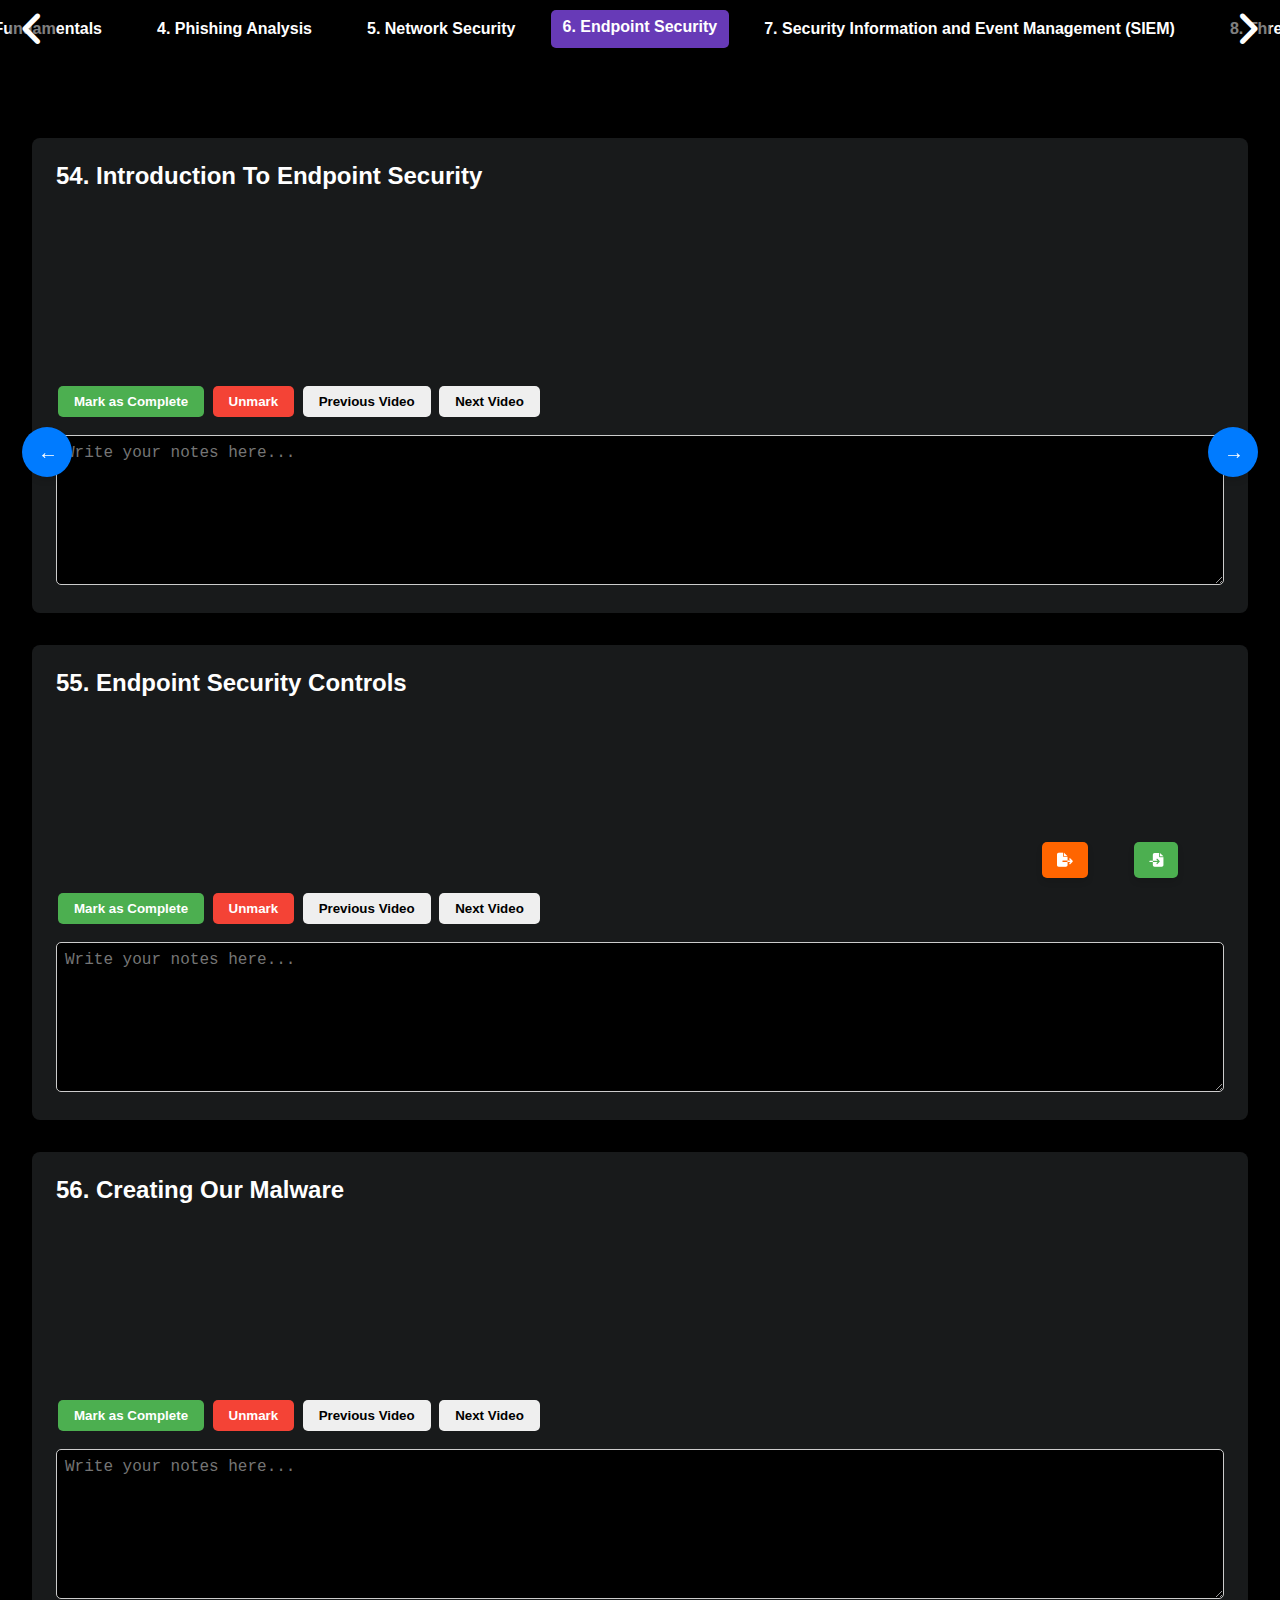
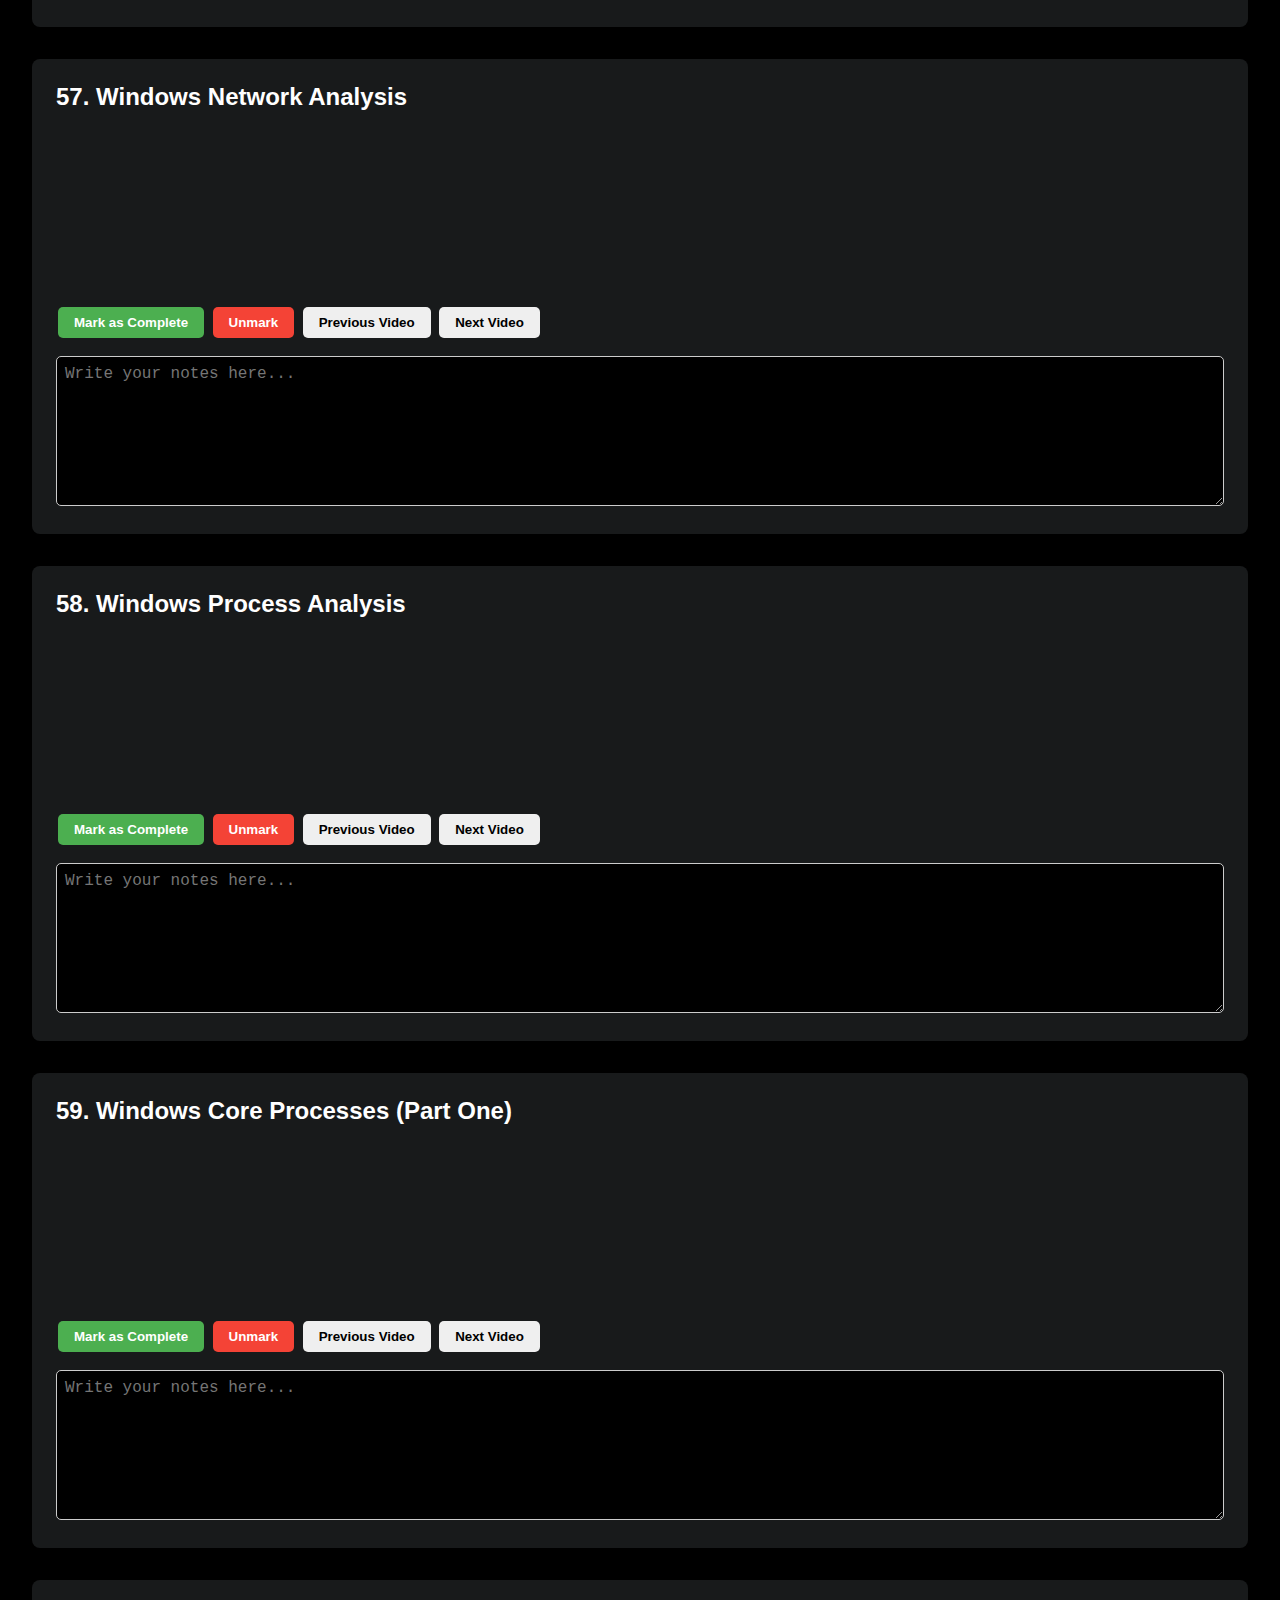
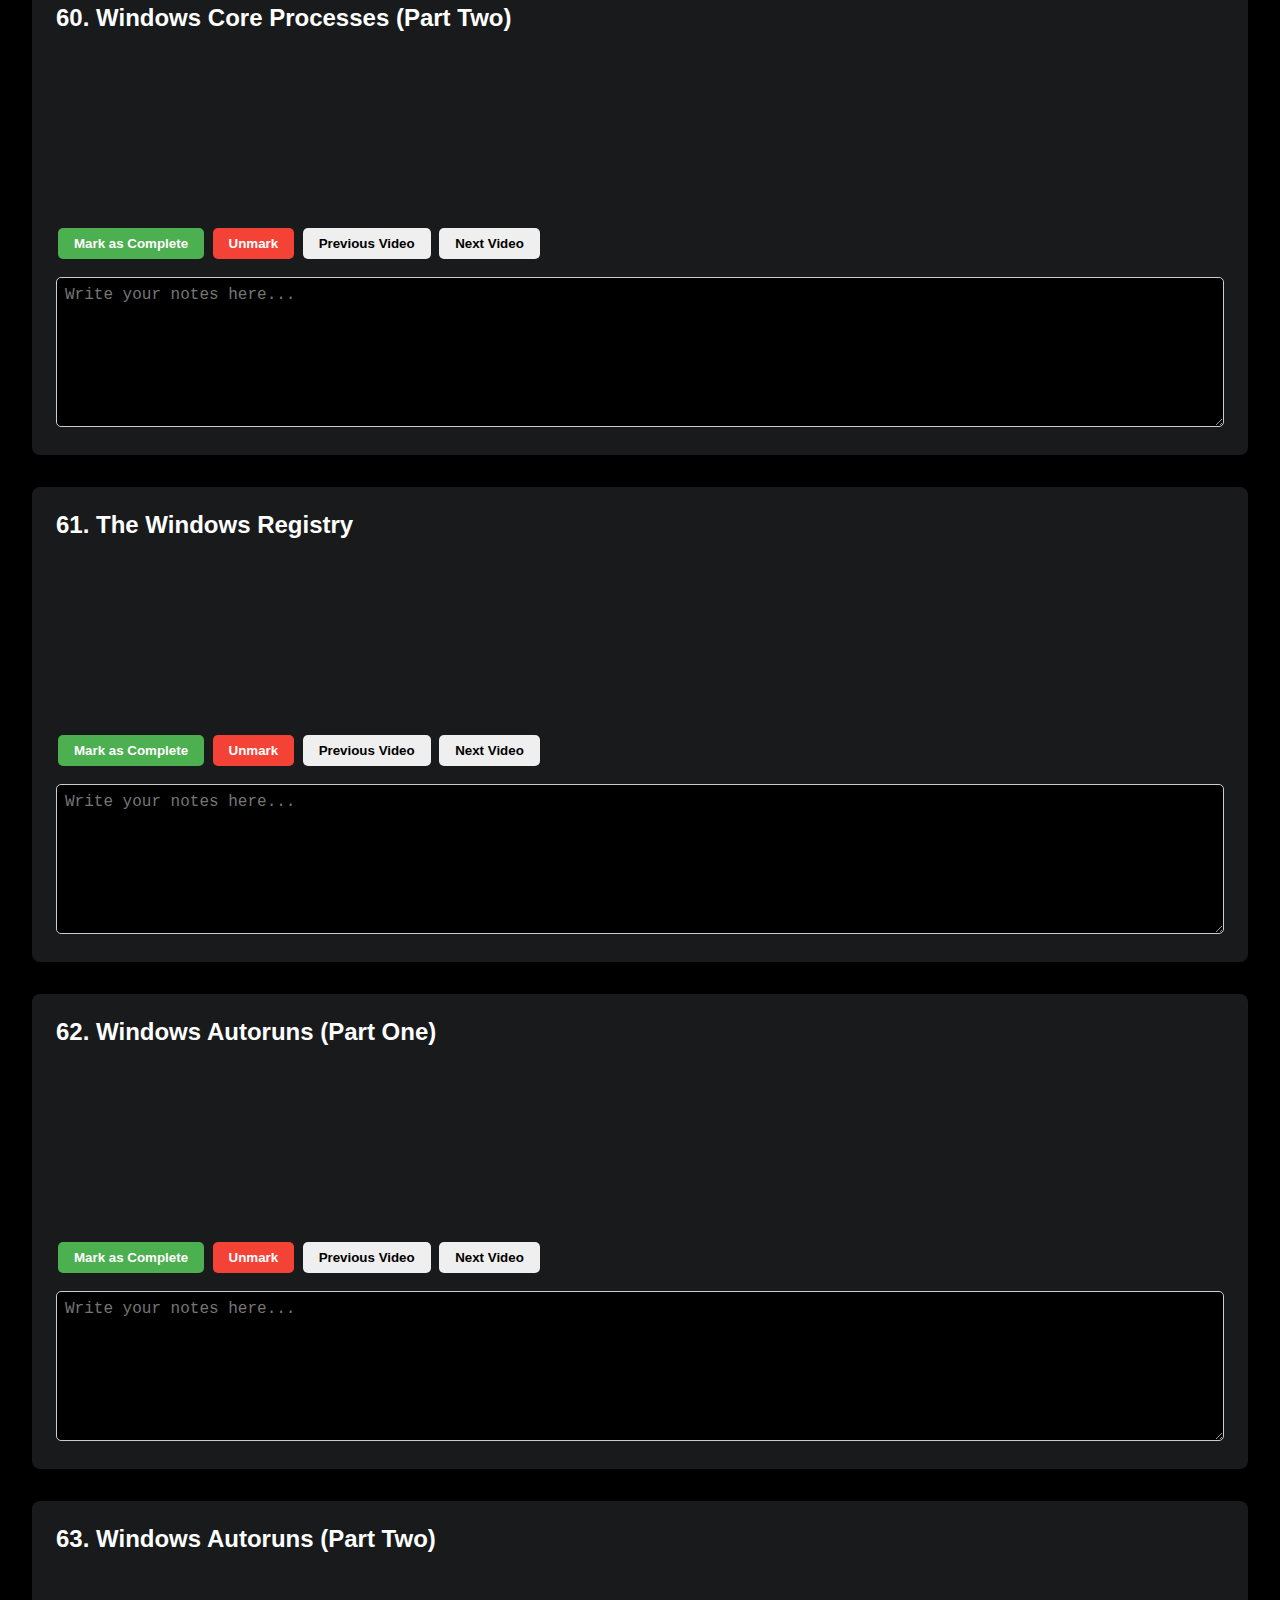
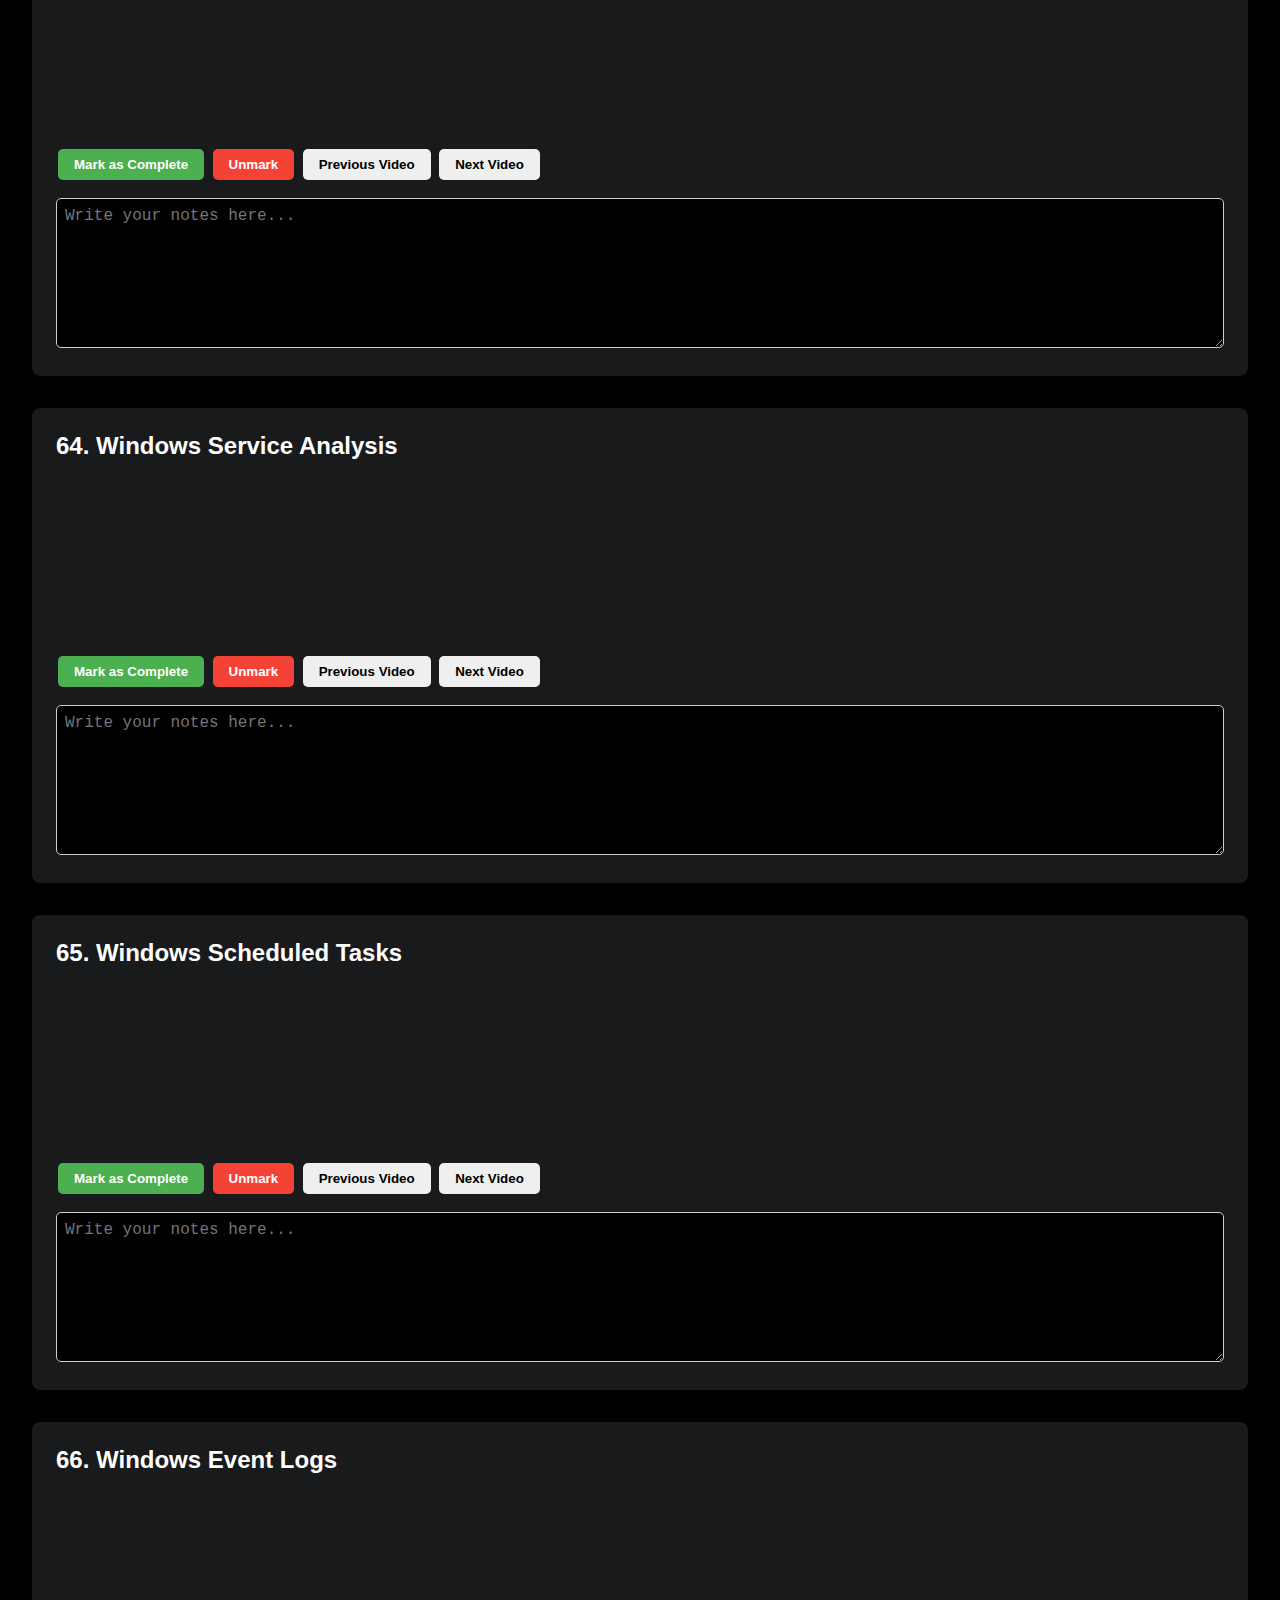
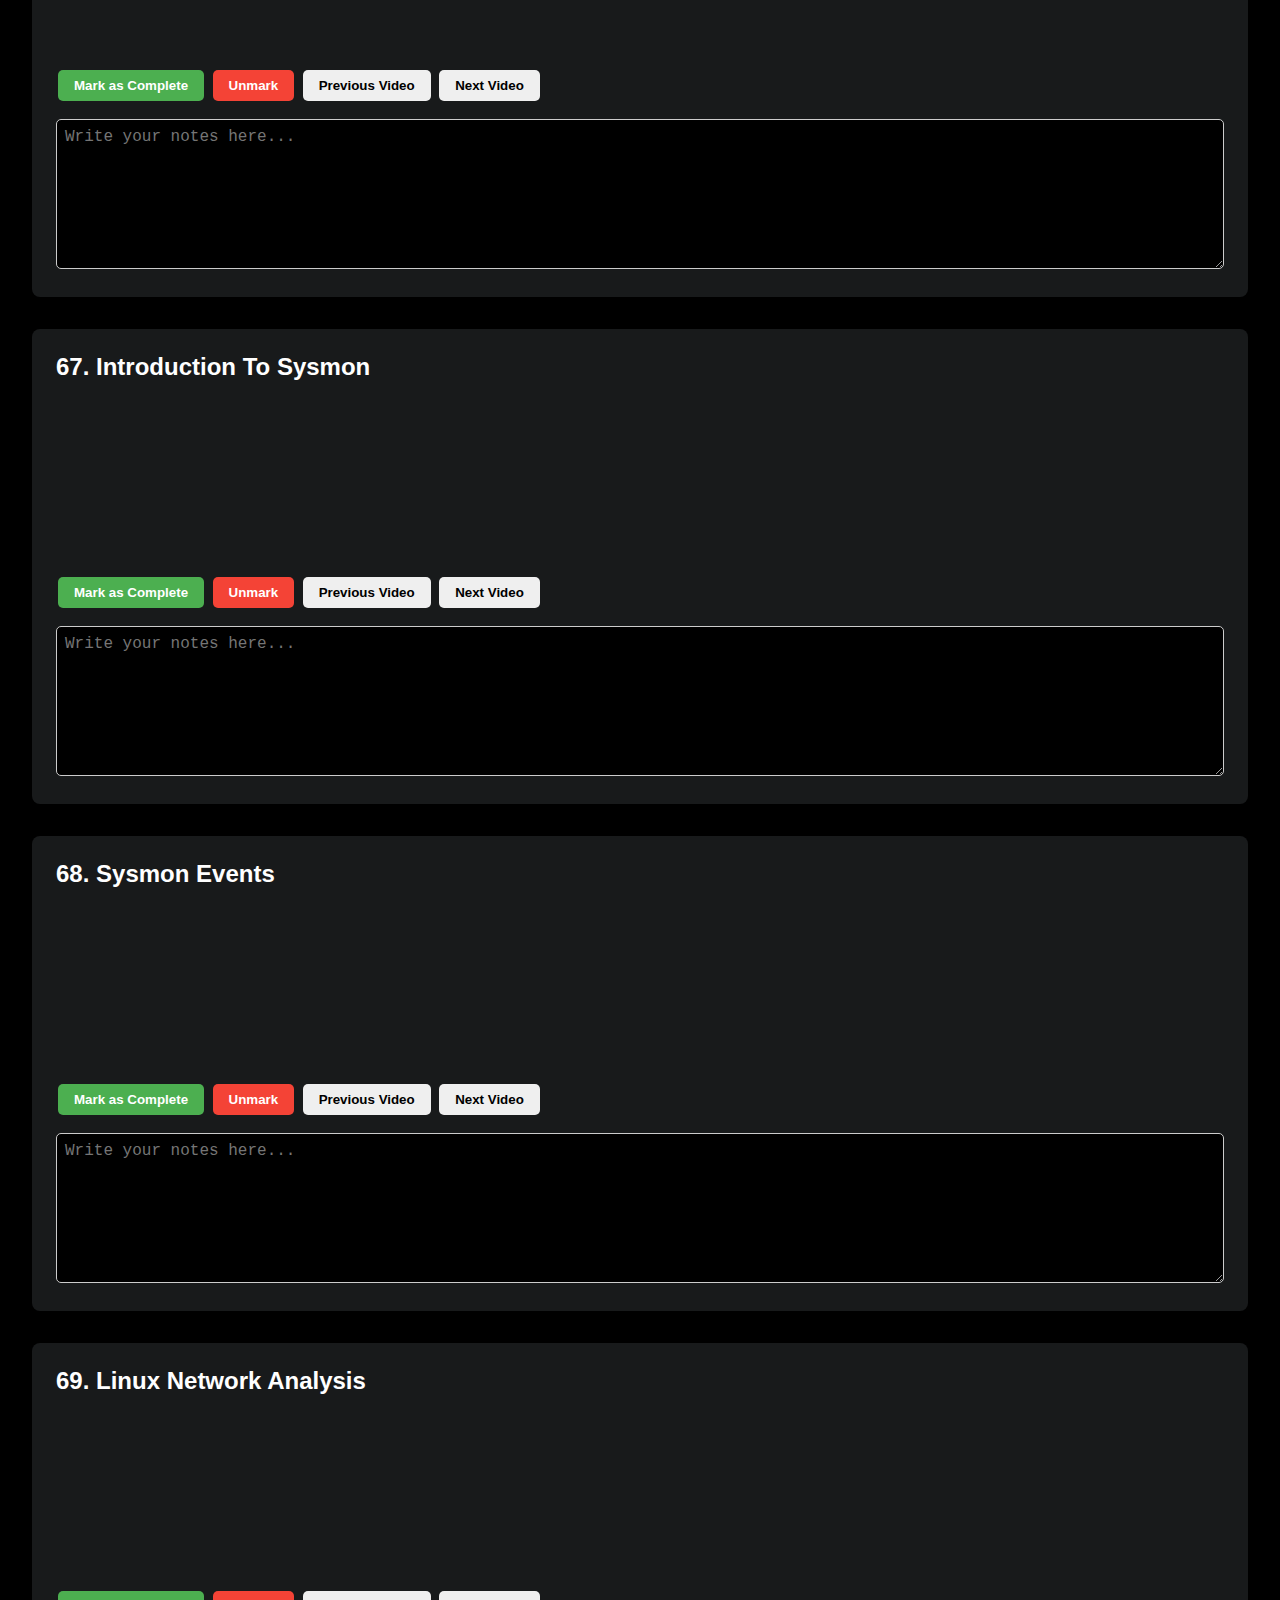
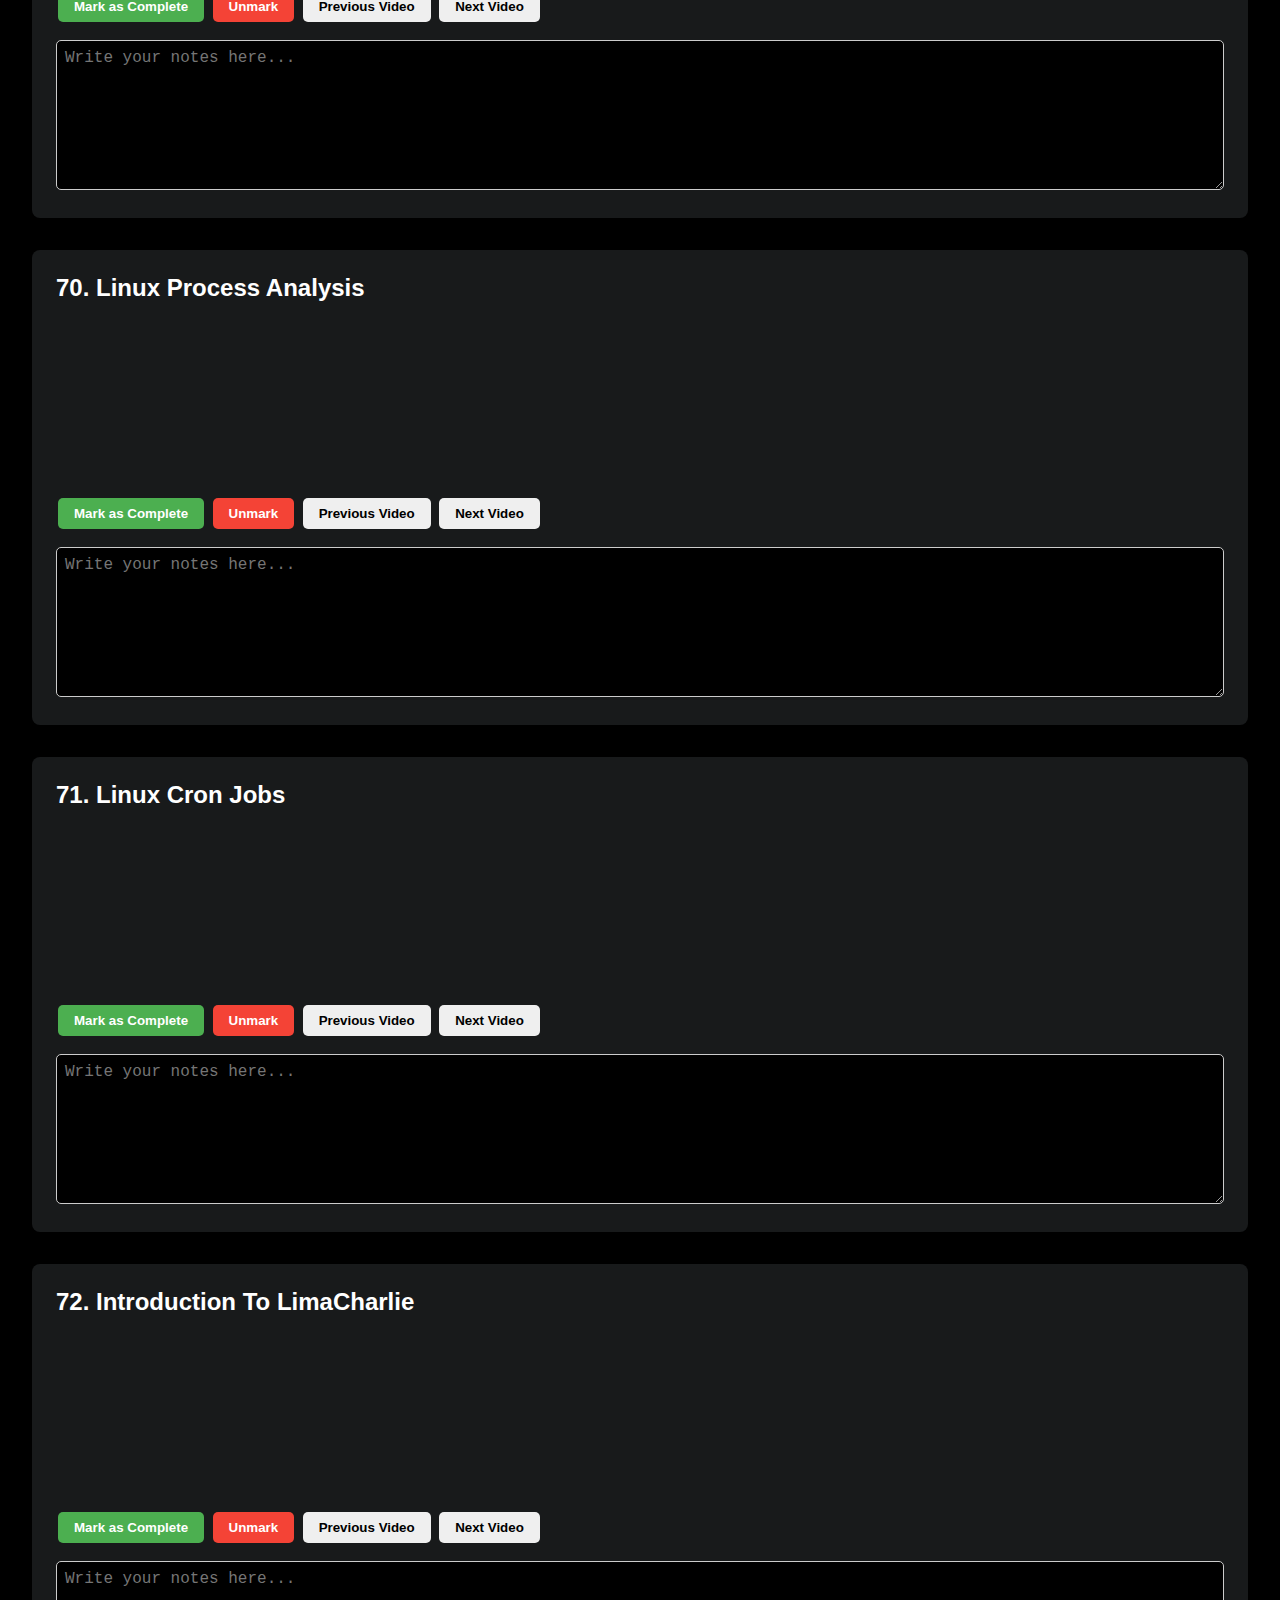
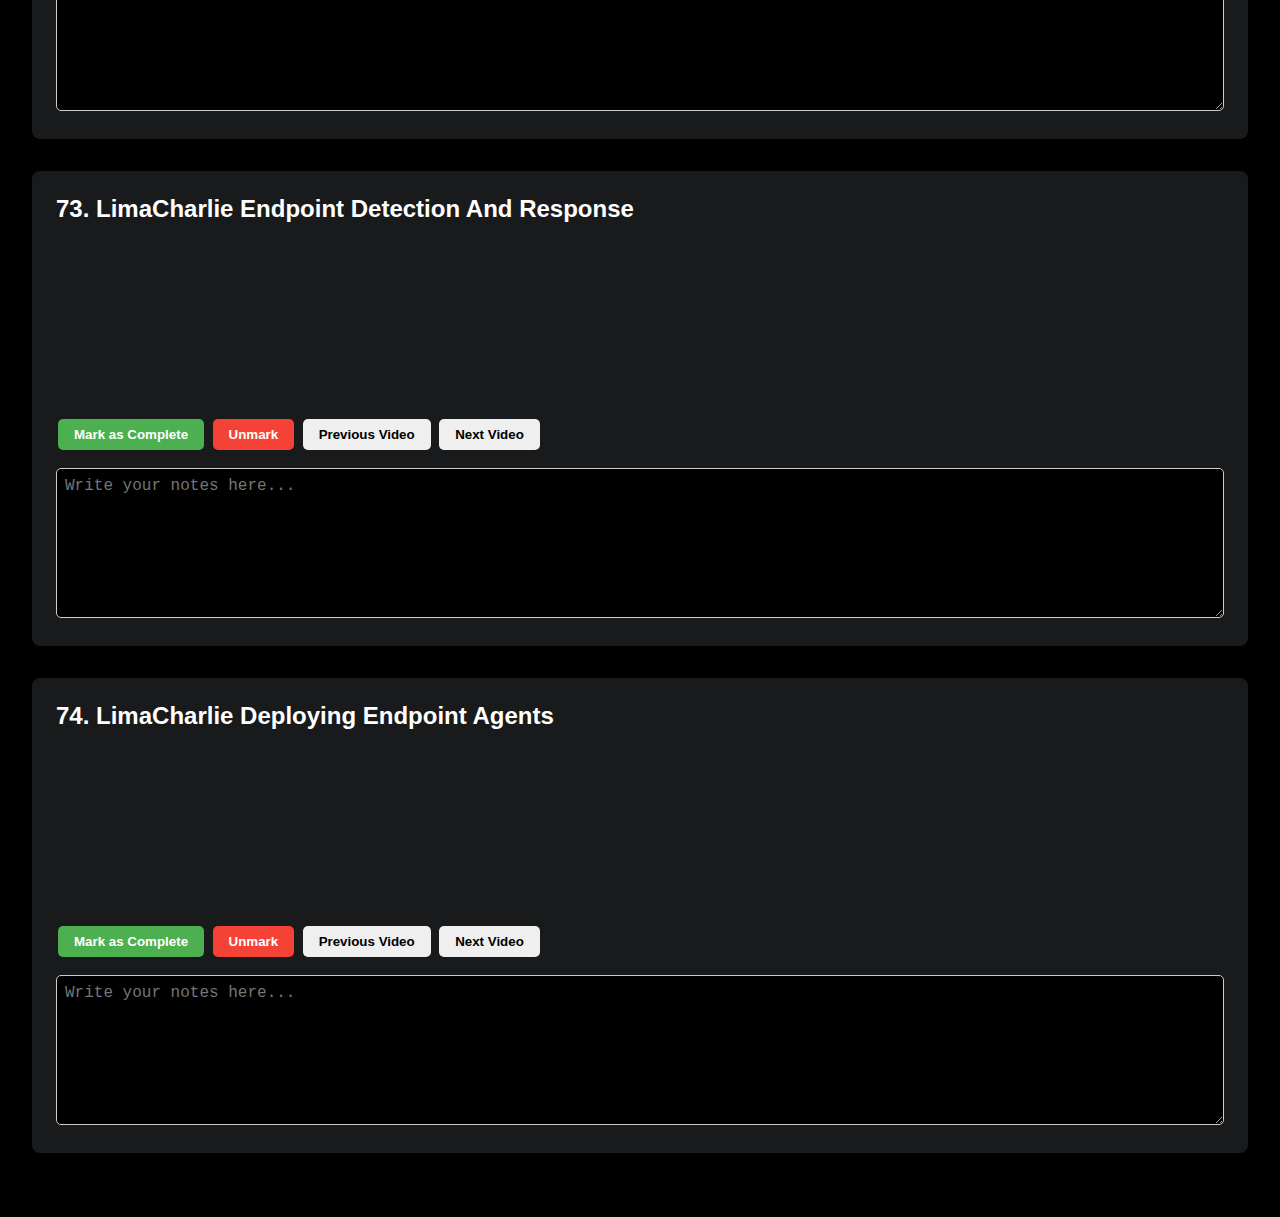
<file: s6.html>
<!DOCTYPE html>

<html lang="en">
<head>
<meta charset="utf-8"/>
<meta content="width=device-width, initial-scale=1.0" name="viewport"/>
<title>TCM - Security Operations (SOC) 101 2024-8</title>
<link href="styles.css" rel="stylesheet"/>
<link href="https://cdnjs.cloudflare.com/ajax/libs/font-awesome/6.3.0/css/all.min.css" rel="stylesheet"/>
<style>
        .video-container {
            width: 100%;
            max-width: 800px;
            margin: 20px auto;
        }
        .drive-iframe {
            width: 100%;
            height: 100%;
            border: none;
        }
    </style>
</head>
<body>
<header>
<nav class="wrapper">
<i class="fa-solid fa-angle-left arrow" id="left"></i>
<ul class="carousel">
<!-- Navigation items will be inserted here -->
<li class="card"><a href="index.html">1. Introduction</a></li>
<li class="card"><a href="s2.html">2. Lab Setup</a></li>
<li class="card"><a href="s3.html">3. Security Operations Fundamentals</a></li>
<li class="card"><a href="s4.html">4. Phishing Analysis</a></li>
<li class="card"><a href="s5.html">5. Network Security</a></li>
<li class="card" id="actuel"><a href="s6.html">6. Endpoint Security</a></li>
<li class="card"><a href="s7.html">7. Security Information and Event Management (SIEM)</a></li>
<li class="card"><a href="s8.html">8. Threat Intelligence</a></li>
<li class="card"><a href="s9.html">9. Digital Forensics</a></li>
<li class="card"><a href="s10.html">11. Conclusion</a></li></ul>
<i class="fa-solid fa-angle-right arrow" id="right"></i>
</nav>
</header>
<!-- Navigation buttons -->
<button class="arrow-button" id="left-arrow" onclick="navigate('s5.html')">←</button>
<button class="arrow-button" id="right-arrow" onclick="navigate('s7.html')">→</button>
<main>
<!-- Video sections will be inserted here -->

<section class="section" id="section54">
<h2 class="video-title">54. Introduction to Endpoint Security</h2>
<div class="video-container">
<iframe allow="autoplay" allowfullscreen="" class="drive-iframe" src="https://drive.google.com/file/d/11pvlfE0E96SrQM57uWd06KszSdB-JDba/preview">
</iframe>
</div>
<button class="complete-btn">Mark as Complete</button>
<button class="unmark-btn">Unmark</button>
<button onclick="navigateToSection('prev', 0)">Previous Video</button>
<button onclick="navigateToSection('next', 0)">Next Video</button>
<textarea class="notes-input" id="notes54" placeholder="Write your notes here..."></textarea>
</section>
<section class="section" id="section55">
<h2 class="video-title">55. Endpoint Security Controls</h2>
<div class="video-container">
<iframe allow="autoplay" allowfullscreen="" class="drive-iframe" src="https://drive.google.com/file/d/12-GOWGnT7MzDfkXgpS1QeGOm6DyNCsD7/preview">
</iframe>
</div>
<button class="complete-btn">Mark as Complete</button>
<button class="unmark-btn">Unmark</button>
<button onclick="navigateToSection('prev', 1)">Previous Video</button>
<button onclick="navigateToSection('next', 1)">Next Video</button>
<textarea class="notes-input" id="notes55" placeholder="Write your notes here..."></textarea>
</section>
<section class="section" id="section56">
<h2 class="video-title">56. Creating Our Malware</h2>
<div class="video-container">
<iframe allow="autoplay" allowfullscreen="" class="drive-iframe" src="https://drive.google.com/file/d/11axhBxrwNvFb1ze5JFQei4r_xk7oLZeb/preview">
</iframe>
</div>
<button class="complete-btn">Mark as Complete</button>
<button class="unmark-btn">Unmark</button>
<button onclick="navigateToSection('prev', 2)">Previous Video</button>
<button onclick="navigateToSection('next', 2)">Next Video</button>
<textarea class="notes-input" id="notes56" placeholder="Write your notes here..."></textarea>
</section>
<section class="section" id="section57">
<h2 class="video-title">57. Windows Network Analysis</h2>
<div class="video-container">
<iframe allow="autoplay" allowfullscreen="" class="drive-iframe" src="https://drive.google.com/file/d/129jUdZDwOJNutGRJQ2Wih8EtDJUeC7iR/preview">
</iframe>
</div>
<button class="complete-btn">Mark as Complete</button>
<button class="unmark-btn">Unmark</button>
<button onclick="navigateToSection('prev', 3)">Previous Video</button>
<button onclick="navigateToSection('next', 3)">Next Video</button>
<textarea class="notes-input" id="notes57" placeholder="Write your notes here..."></textarea>
</section>
<section class="section" id="section58">
<h2 class="video-title">58. Windows Process Analysis</h2>
<div class="video-container">
<iframe allow="autoplay" allowfullscreen="" class="drive-iframe" src="https://drive.google.com/file/d/11iJelOT7trFca06Ct0XAjlzt4Y7DF-u0/preview">
</iframe>
</div>
<button class="complete-btn">Mark as Complete</button>
<button class="unmark-btn">Unmark</button>
<button onclick="navigateToSection('prev', 4)">Previous Video</button>
<button onclick="navigateToSection('next', 4)">Next Video</button>
<textarea class="notes-input" id="notes58" placeholder="Write your notes here..."></textarea>
</section>
<section class="section" id="section59">
<h2 class="video-title">59. Windows Core Processes (Part One)</h2>
<div class="video-container">
<iframe allow="autoplay" allowfullscreen="" class="drive-iframe" src="https://drive.google.com/file/d/11qBRU2rkhwvOLI2sMu3rejTdSMfIuRuG/preview">
</iframe>
</div>
<button class="complete-btn">Mark as Complete</button>
<button class="unmark-btn">Unmark</button>
<button onclick="navigateToSection('prev', 5)">Previous Video</button>
<button onclick="navigateToSection('next', 5)">Next Video</button>
<textarea class="notes-input" id="notes59" placeholder="Write your notes here..."></textarea>
</section>
<section class="section" id="section60">
<h2 class="video-title">60. Windows Core Processes (Part Two)</h2>
<div class="video-container">
<iframe allow="autoplay" allowfullscreen="" class="drive-iframe" src="https://drive.google.com/file/d/11wvKYHtha7TGiHWHQUrIZVXcbLAxUCLm/preview">
</iframe>
</div>
<button class="complete-btn">Mark as Complete</button>
<button class="unmark-btn">Unmark</button>
<button onclick="navigateToSection('prev', 6)">Previous Video</button>
<button onclick="navigateToSection('next', 6)">Next Video</button>
<textarea class="notes-input" id="notes60" placeholder="Write your notes here..."></textarea>
</section>
<section class="section" id="section61">
<h2 class="video-title">61. The Windows Registry</h2>
<div class="video-container">
<iframe allow="autoplay" allowfullscreen="" class="drive-iframe" src="https://drive.google.com/file/d/10cgPP5YFamJu59kQ-FzFV4MyC7meOsN5/preview">
</iframe>
</div>
<button class="complete-btn">Mark as Complete</button>
<button class="unmark-btn">Unmark</button>
<button onclick="navigateToSection('prev', 7)">Previous Video</button>
<button onclick="navigateToSection('next', 7)">Next Video</button>
<textarea class="notes-input" id="notes61" placeholder="Write your notes here..."></textarea>
</section>
<section class="section" id="section62">
<h2 class="video-title">62. Windows Autoruns (Part One)</h2>
<div class="video-container">
<iframe allow="autoplay" allowfullscreen="" class="drive-iframe" src="https://drive.google.com/file/d/11tlNUAllS-59ND9dhv6YimJe0lfV-tAg/preview">
</iframe>
</div>
<button class="complete-btn">Mark as Complete</button>
<button class="unmark-btn">Unmark</button>
<button onclick="navigateToSection('prev', 8)">Previous Video</button>
<button onclick="navigateToSection('next', 8)">Next Video</button>
<textarea class="notes-input" id="notes62" placeholder="Write your notes here..."></textarea>
</section>
<section class="section" id="section63">
<h2 class="video-title">63. Windows Autoruns (Part Two)</h2>
<div class="video-container">
<iframe allow="autoplay" allowfullscreen="" class="drive-iframe" src="https://drive.google.com/file/d/10iChQ9sfPjbisvD2GTPfFCRmWDpIlYEP/preview">
</iframe>
</div>
<button class="complete-btn">Mark as Complete</button>
<button class="unmark-btn">Unmark</button>
<button onclick="navigateToSection('prev', 9)">Previous Video</button>
<button onclick="navigateToSection('next', 9)">Next Video</button>
<textarea class="notes-input" id="notes63" placeholder="Write your notes here..."></textarea>
</section>
<section class="section" id="section64">
<h2 class="video-title">64. Windows Service Analysis</h2>
<div class="video-container">
<iframe allow="autoplay" allowfullscreen="" class="drive-iframe" src="https://drive.google.com/file/d/11Va_Au5suVKGeAEuZ8gDvsuwJ6cjnoqh/preview">
</iframe>
</div>
<button class="complete-btn">Mark as Complete</button>
<button class="unmark-btn">Unmark</button>
<button onclick="navigateToSection('prev', 10)">Previous Video</button>
<button onclick="navigateToSection('next', 10)">Next Video</button>
<textarea class="notes-input" id="notes64" placeholder="Write your notes here..."></textarea>
</section>
<section class="section" id="section65">
<h2 class="video-title">65. Windows Scheduled Tasks</h2>
<div class="video-container">
<iframe allow="autoplay" allowfullscreen="" class="drive-iframe" src="https://drive.google.com/file/d/11VYw8cAjKpABJGJxtalTNnp4k_LrrGYZ/preview">
</iframe>
</div>
<button class="complete-btn">Mark as Complete</button>
<button class="unmark-btn">Unmark</button>
<button onclick="navigateToSection('prev', 11)">Previous Video</button>
<button onclick="navigateToSection('next', 11)">Next Video</button>
<textarea class="notes-input" id="notes65" placeholder="Write your notes here..."></textarea>
</section>
<section class="section" id="section66">
<h2 class="video-title">66. Windows Event Logs</h2>
<div class="video-container">
<iframe allow="autoplay" allowfullscreen="" class="drive-iframe" src="https://drive.google.com/file/d/11yyZuElLpQvAkhwvO5lRsM2LV-U-ALBZ/preview">
</iframe>
</div>
<button class="complete-btn">Mark as Complete</button>
<button class="unmark-btn">Unmark</button>
<button onclick="navigateToSection('prev', 12)">Previous Video</button>
<button onclick="navigateToSection('next', 12)">Next Video</button>
<textarea class="notes-input" id="notes66" placeholder="Write your notes here..."></textarea>
</section>
<section class="section" id="section67">
<h2 class="video-title">67. Introduction to Sysmon</h2>
<div class="video-container">
<iframe allow="autoplay" allowfullscreen="" class="drive-iframe" src="https://drive.google.com/file/d/10lk9vQx3KOmA3OS8pTrIe2plidXDJTTd/preview">
</iframe>
</div>
<button class="complete-btn">Mark as Complete</button>
<button class="unmark-btn">Unmark</button>
<button onclick="navigateToSection('prev', 13)">Previous Video</button>
<button onclick="navigateToSection('next', 13)">Next Video</button>
<textarea class="notes-input" id="notes67" placeholder="Write your notes here..."></textarea>
</section>
<section class="section" id="section68">
<h2 class="video-title">68. Sysmon Events</h2>
<div class="video-container">
<iframe allow="autoplay" allowfullscreen="" class="drive-iframe" src="https://drive.google.com/file/d/12NIHoyhKSrQOX6rQwCgPcNCqZgTUfZDx/preview">
</iframe>
</div>
<button class="complete-btn">Mark as Complete</button>
<button class="unmark-btn">Unmark</button>
<button onclick="navigateToSection('prev', 14)">Previous Video</button>
<button onclick="navigateToSection('next', 14)">Next Video</button>
<textarea class="notes-input" id="notes68" placeholder="Write your notes here..."></textarea>
</section>
<section class="section" id="section69">
<h2 class="video-title">69. Linux Network Analysis</h2>
<div class="video-container">
<iframe allow="autoplay" allowfullscreen="" class="drive-iframe" src="https://drive.google.com/file/d/11sW8qUs1BQ8lJWzZ3hCyJy_LZh9mnbwR/preview">
</iframe>
</div>
<button class="complete-btn">Mark as Complete</button>
<button class="unmark-btn">Unmark</button>
<button onclick="navigateToSection('prev', 15)">Previous Video</button>
<button onclick="navigateToSection('next', 15)">Next Video</button>
<textarea class="notes-input" id="notes69" placeholder="Write your notes here..."></textarea>
</section>
<section class="section" id="section70">
<h2 class="video-title">70. Linux Process Analysis</h2>
<div class="video-container">
<iframe allow="autoplay" allowfullscreen="" class="drive-iframe" src="https://drive.google.com/file/d/11S3dEQ5iVyi7YK2dG8sG7xMuobq2CZIw/preview">
</iframe>
</div>
<button class="complete-btn">Mark as Complete</button>
<button class="unmark-btn">Unmark</button>
<button onclick="navigateToSection('prev', 16)">Previous Video</button>
<button onclick="navigateToSection('next', 16)">Next Video</button>
<textarea class="notes-input" id="notes70" placeholder="Write your notes here..."></textarea>
</section>
<section class="section" id="section71">
<h2 class="video-title">71. Linux Cron Jobs</h2>
<div class="video-container">
<iframe allow="autoplay" allowfullscreen="" class="drive-iframe" src="https://drive.google.com/file/d/11Y47P3zX-fDaz9icRwis2AY_gLQ9UcZB/preview">
</iframe>
</div>
<button class="complete-btn">Mark as Complete</button>
<button class="unmark-btn">Unmark</button>
<button onclick="navigateToSection('prev', 17)">Previous Video</button>
<button onclick="navigateToSection('next', 17)">Next Video</button>
<textarea class="notes-input" id="notes71" placeholder="Write your notes here..."></textarea>
</section>
<section class="section" id="section72">
<h2 class="video-title">72. Introduction to LimaCharlie</h2>
<div class="video-container">
<iframe allow="autoplay" allowfullscreen="" class="drive-iframe" src="https://drive.google.com/file/d/10iknNGRiAKI8q-HqOVGW3uyzGoJ9QryC/preview">
</iframe>
</div>
<button class="complete-btn">Mark as Complete</button>
<button class="unmark-btn">Unmark</button>
<button onclick="navigateToSection('prev', 18)">Previous Video</button>
<button onclick="navigateToSection('next', 18)">Next Video</button>
<textarea class="notes-input" id="notes72" placeholder="Write your notes here..."></textarea>
</section>
<section class="section" id="section73">
<h2 class="video-title">73. LimaCharlie Endpoint Detection and Response</h2>
<div class="video-container">
<iframe allow="autoplay" allowfullscreen="" class="drive-iframe" src="https://drive.google.com/file/d/11QwhAhT0EmWugwZg0kyCmcGBq73Lwde9/preview">
</iframe>
</div>
<button class="complete-btn">Mark as Complete</button>
<button class="unmark-btn">Unmark</button>
<button onclick="navigateToSection('prev', 19)">Previous Video</button>
<button onclick="navigateToSection('next', 19)">Next Video</button>
<textarea class="notes-input" id="notes73" placeholder="Write your notes here..."></textarea>
</section>
<section class="section" id="section74">
<h2 class="video-title">74. LimaCharlie Deploying Endpoint Agents</h2>
<div class="video-container">
<iframe allow="autoplay" allowfullscreen="" class="drive-iframe" src="https://drive.google.com/file/d/128McL3XzTlzdPwOiOKdeY3XLvrdHthVY/preview">
</iframe>
</div>
<button class="complete-btn">Mark as Complete</button>
<button class="unmark-btn">Unmark</button>
<button onclick="navigateToSection('prev', 20)">Previous Video</button>
<button onclick="navigateToSection('next', 20)">Next Video</button>
<textarea class="notes-input" id="notes74" placeholder="Write your notes here..."></textarea>
</section>
</main>
<!-- Footer elements -->
<div class="footer-buttons">
<button id="backToTop" style="display: none;">
<i class="fas fa-arrow-up"></i>
</button>
<button id="exportButton">
<i class="fas fa-file-export"></i>
</button>
<input accept=".json" id="importButton" type="file"/>
<button id="importDataButton">
<i class="fas fa-file-import"></i>
</button>
</div>
<script src="script.js"></script>
</body>
</html>
</file>
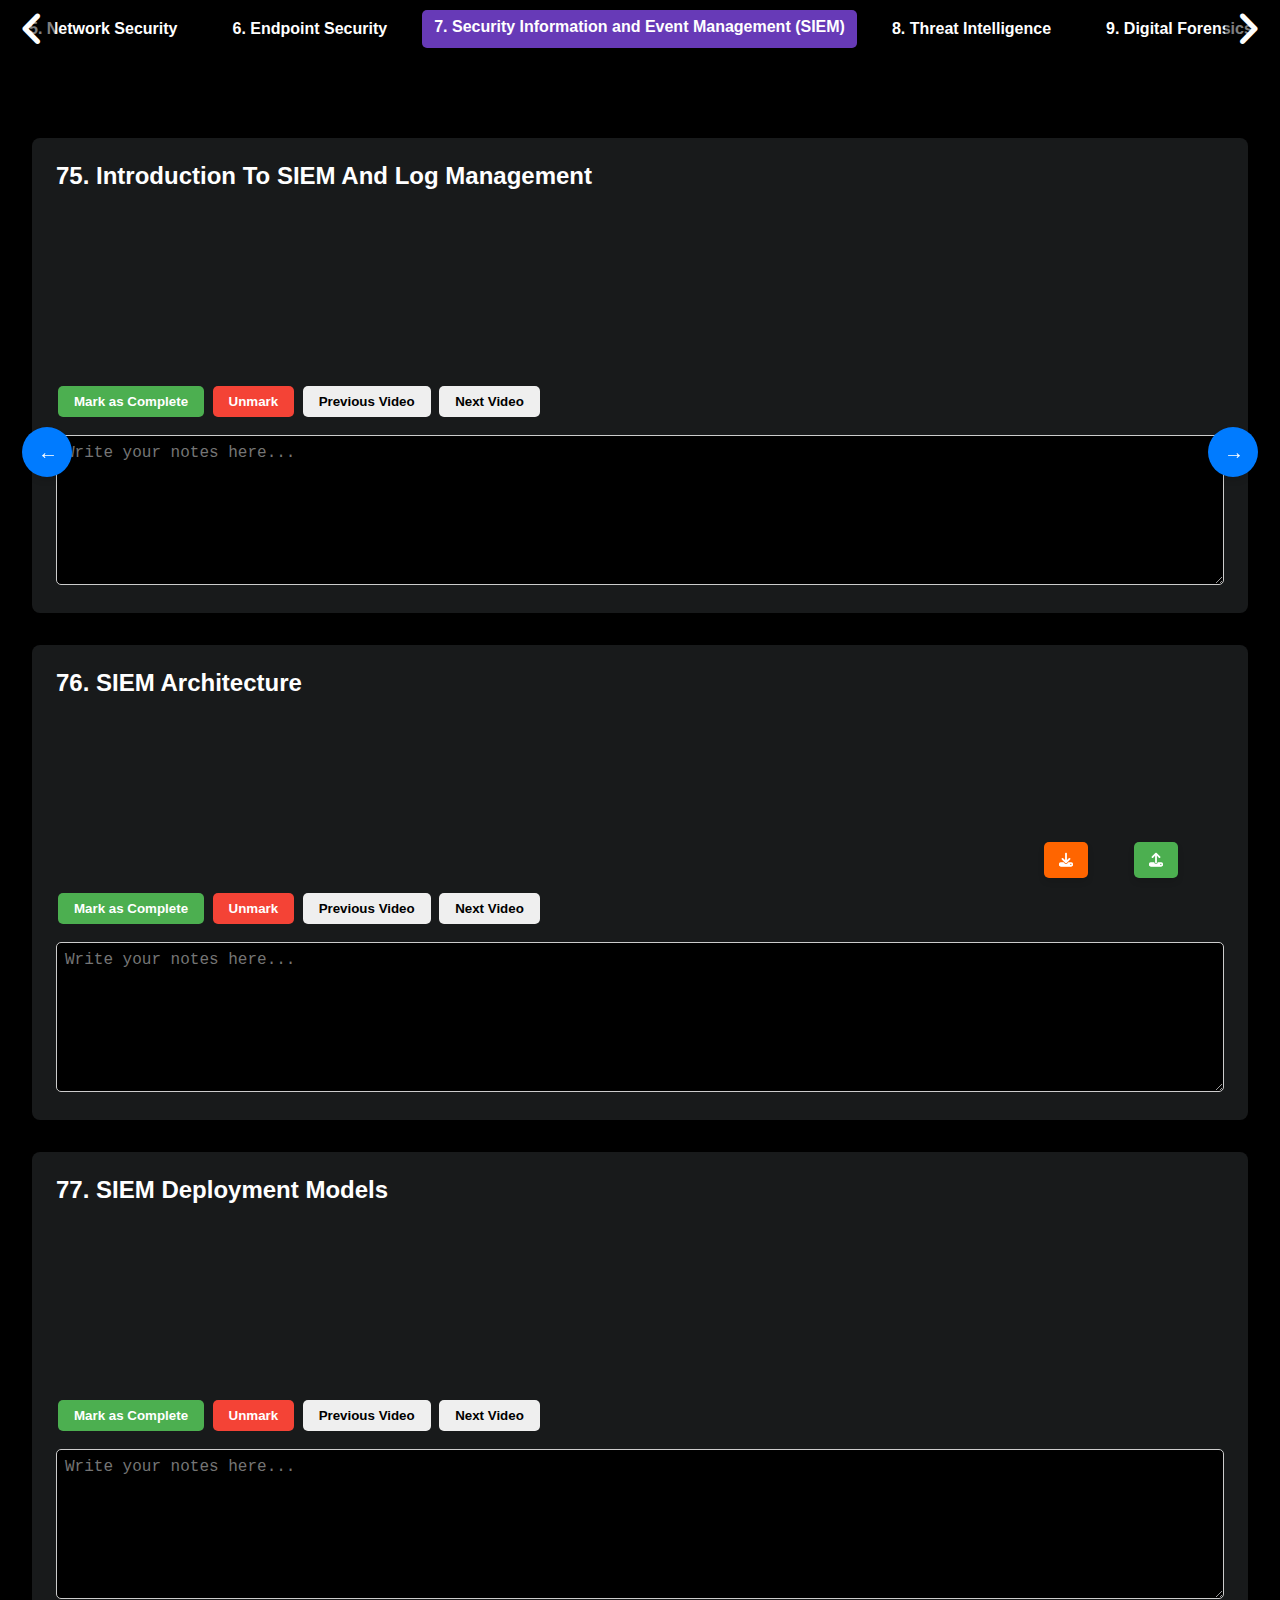
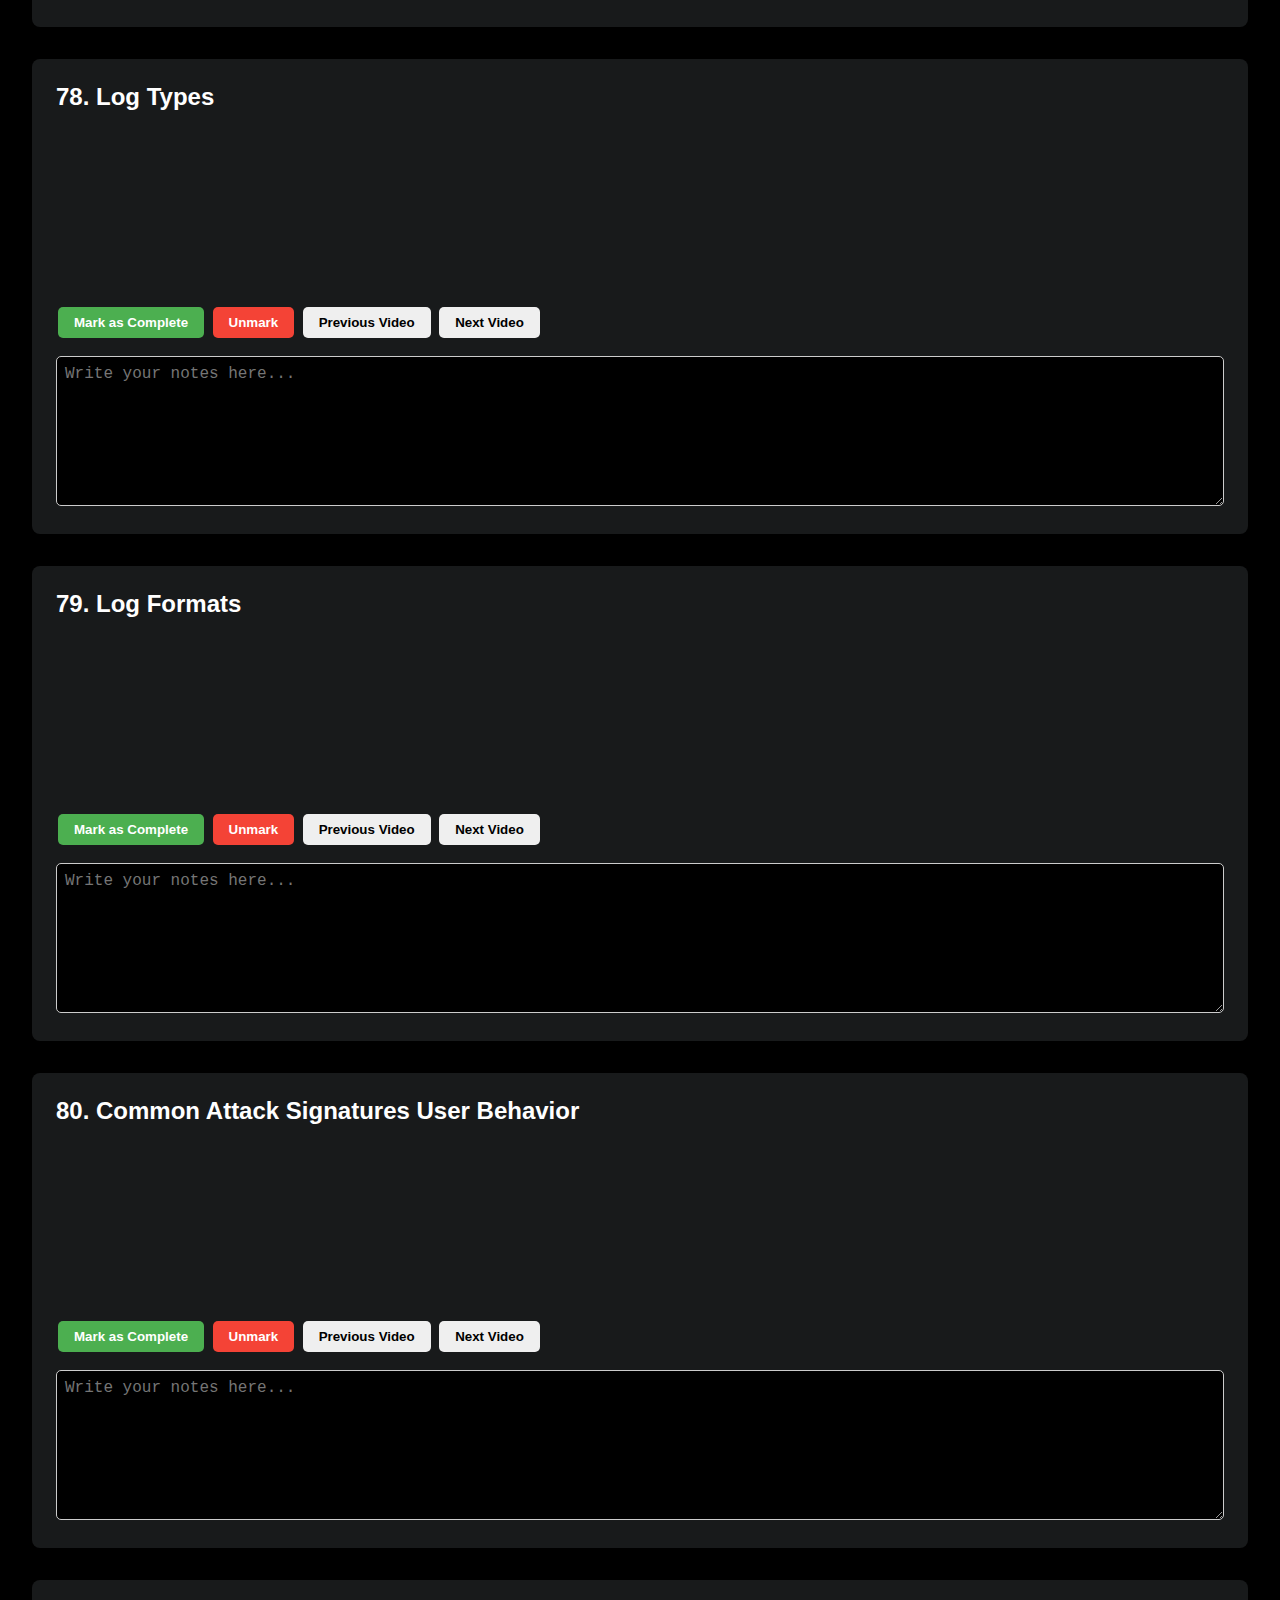
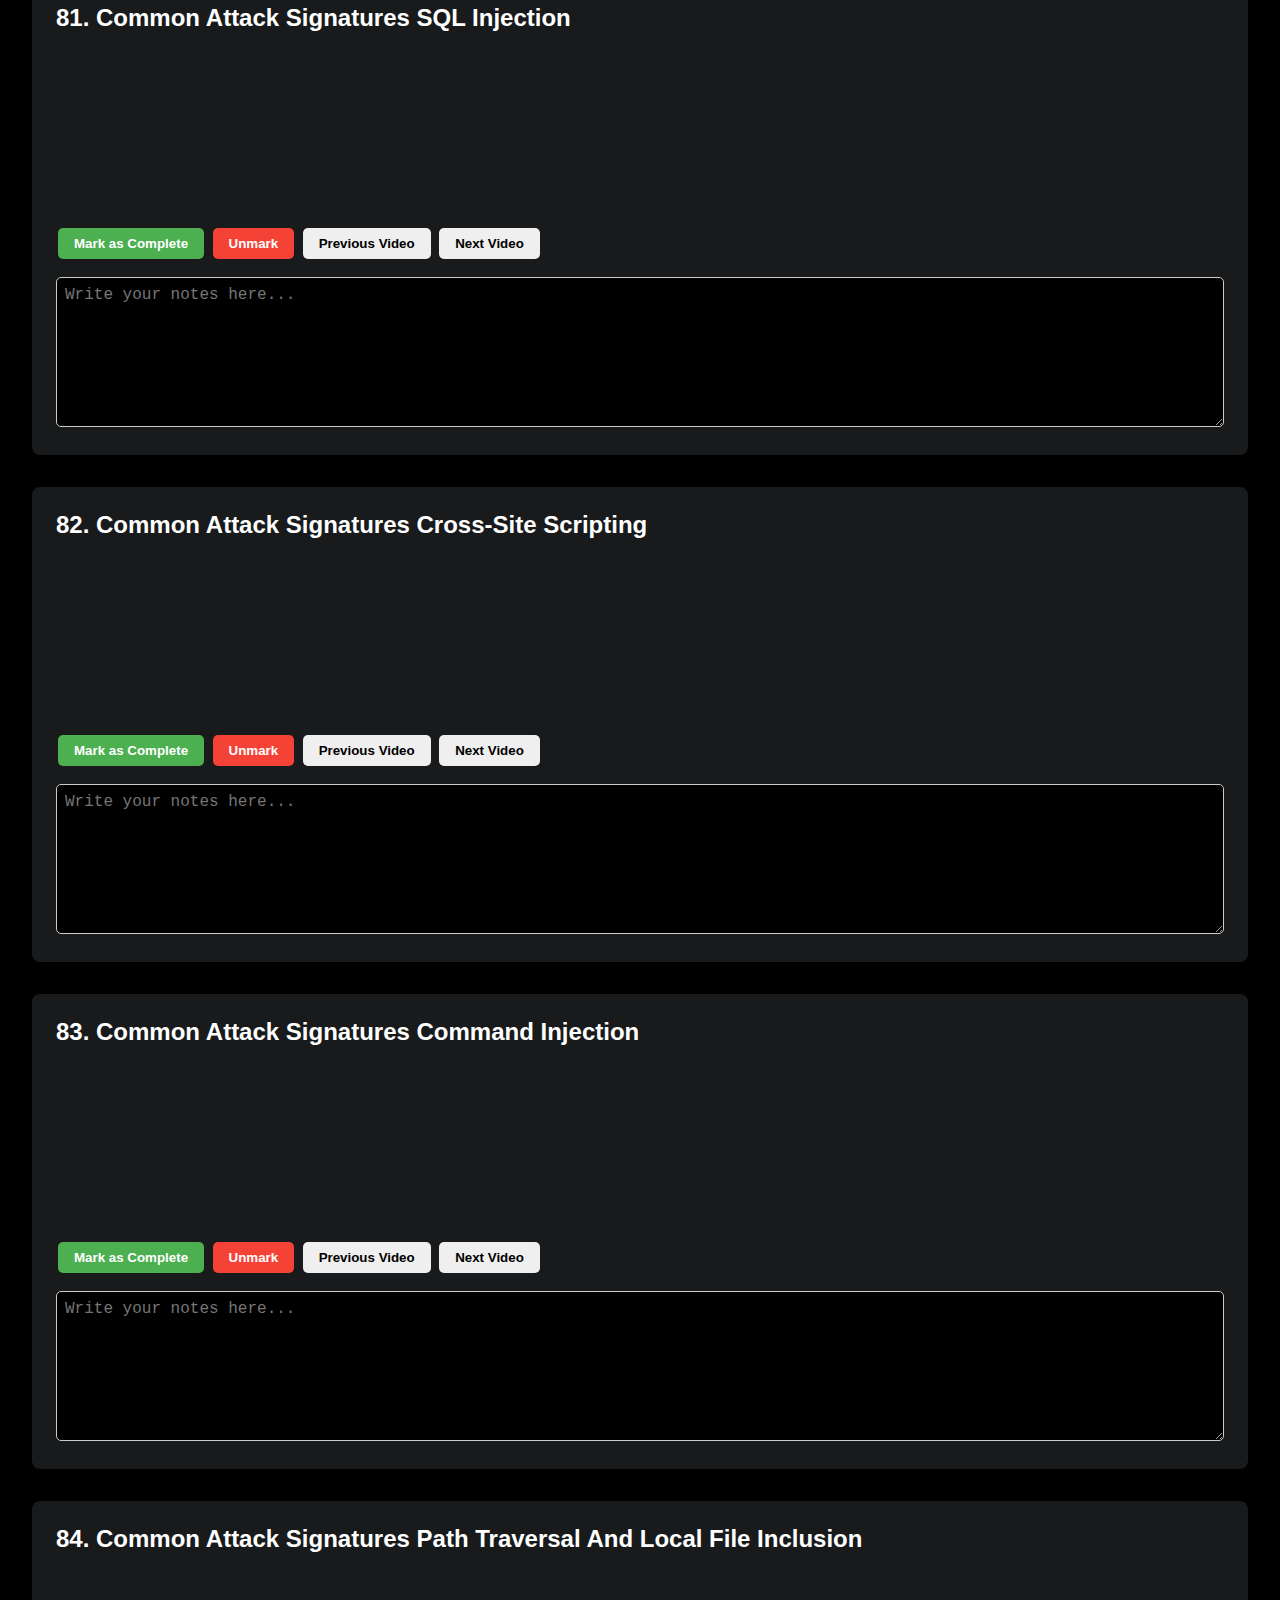
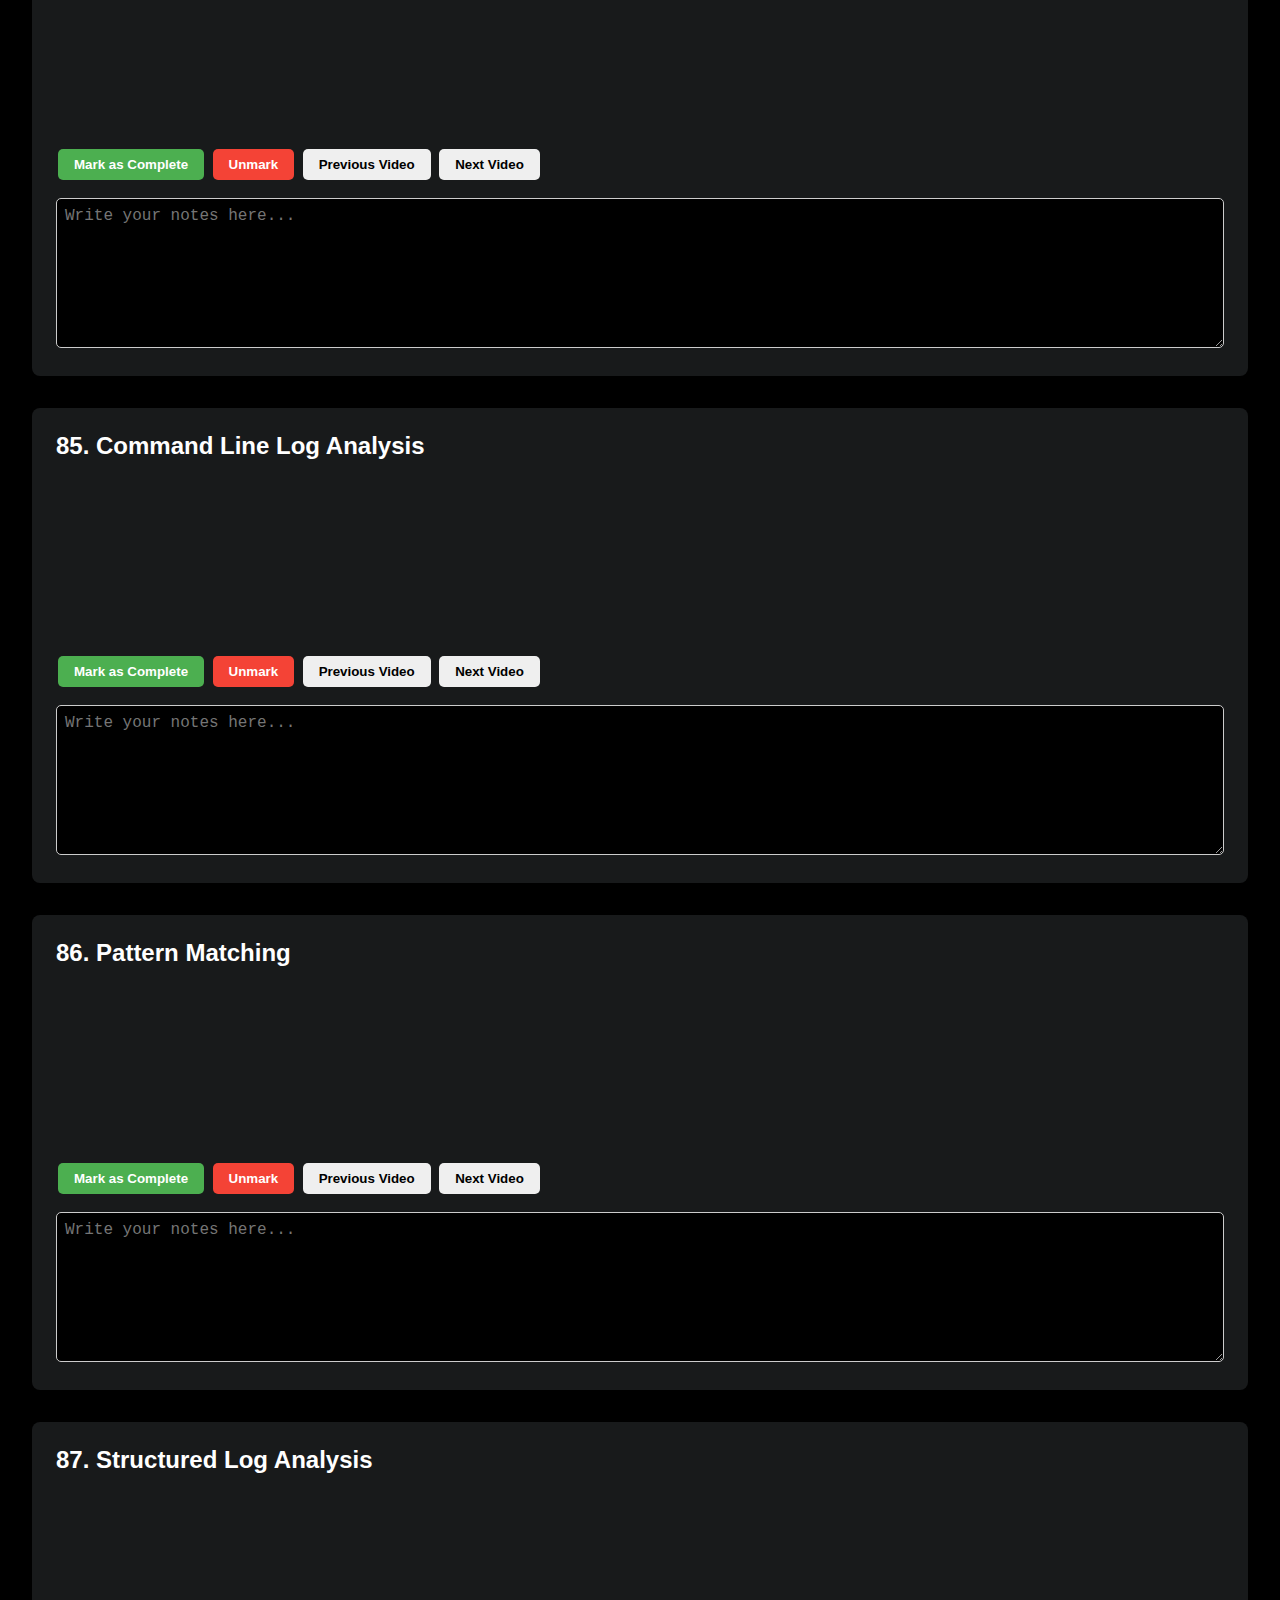
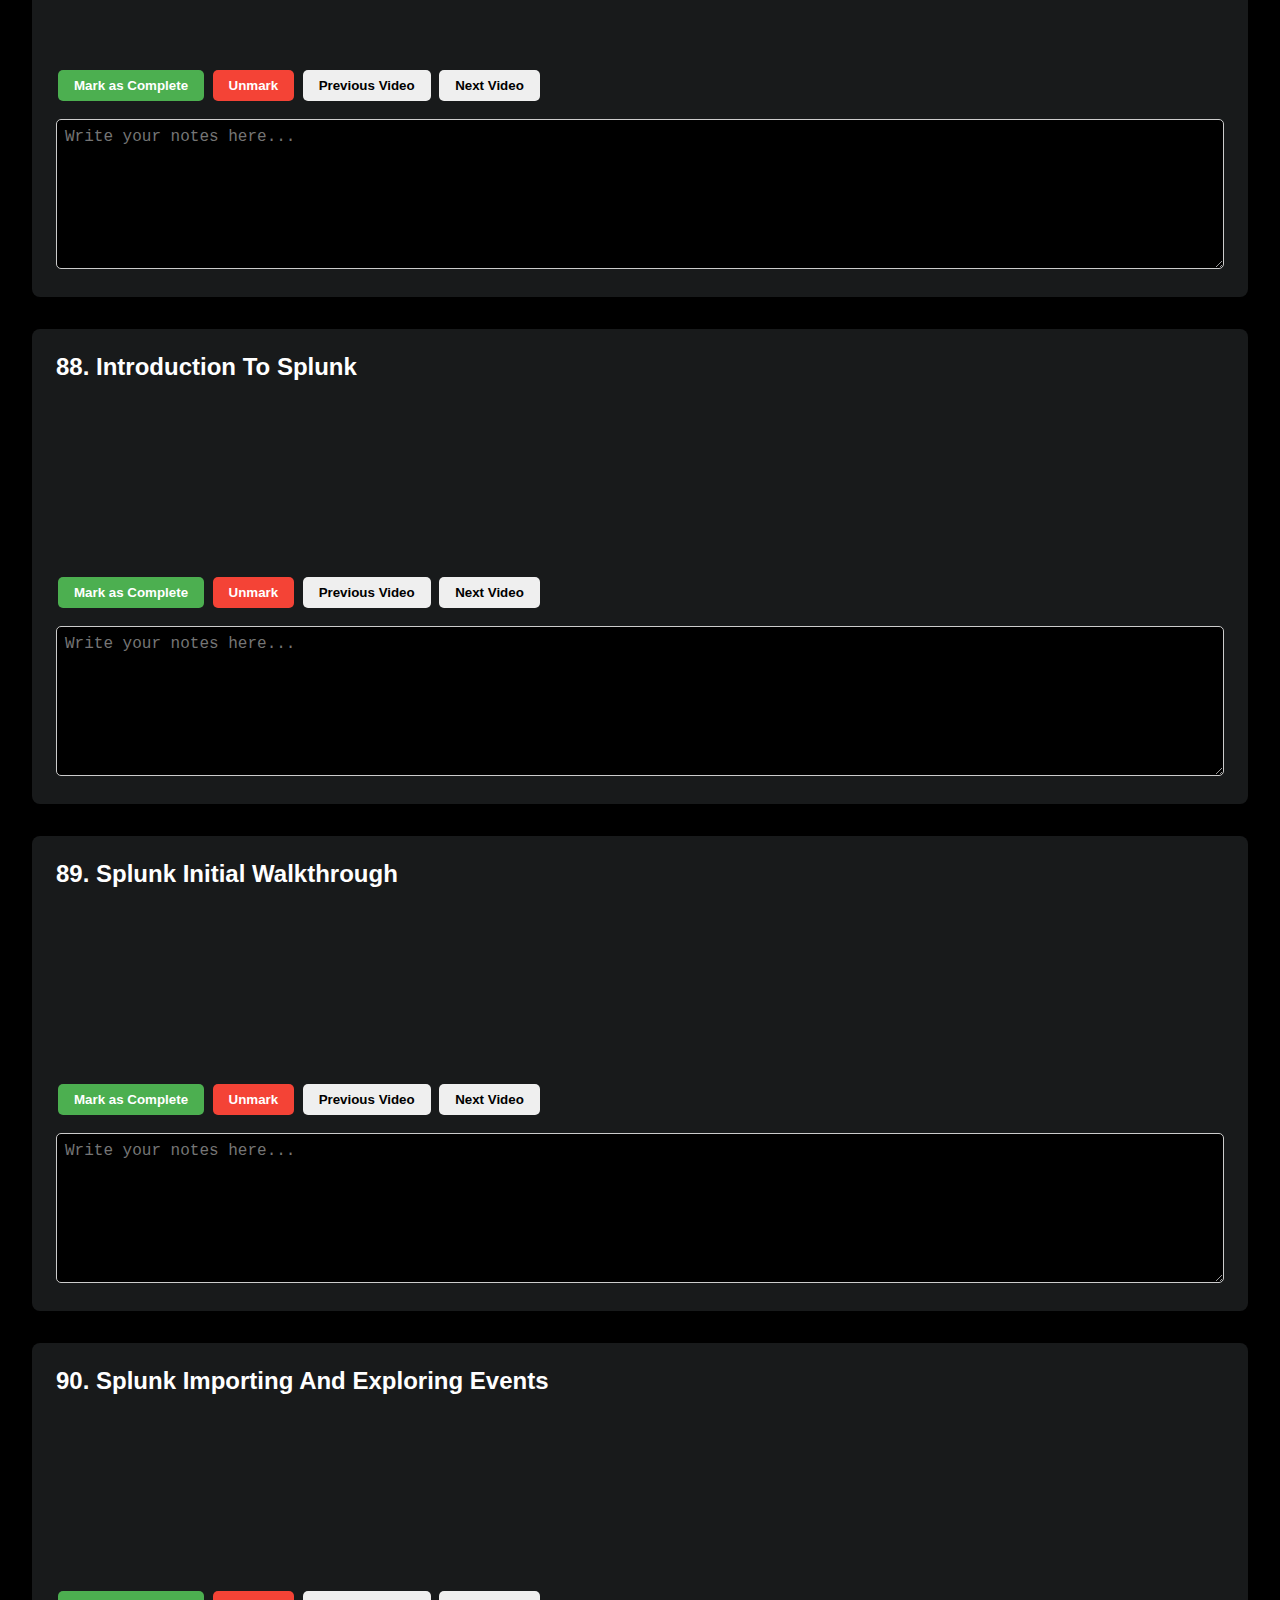
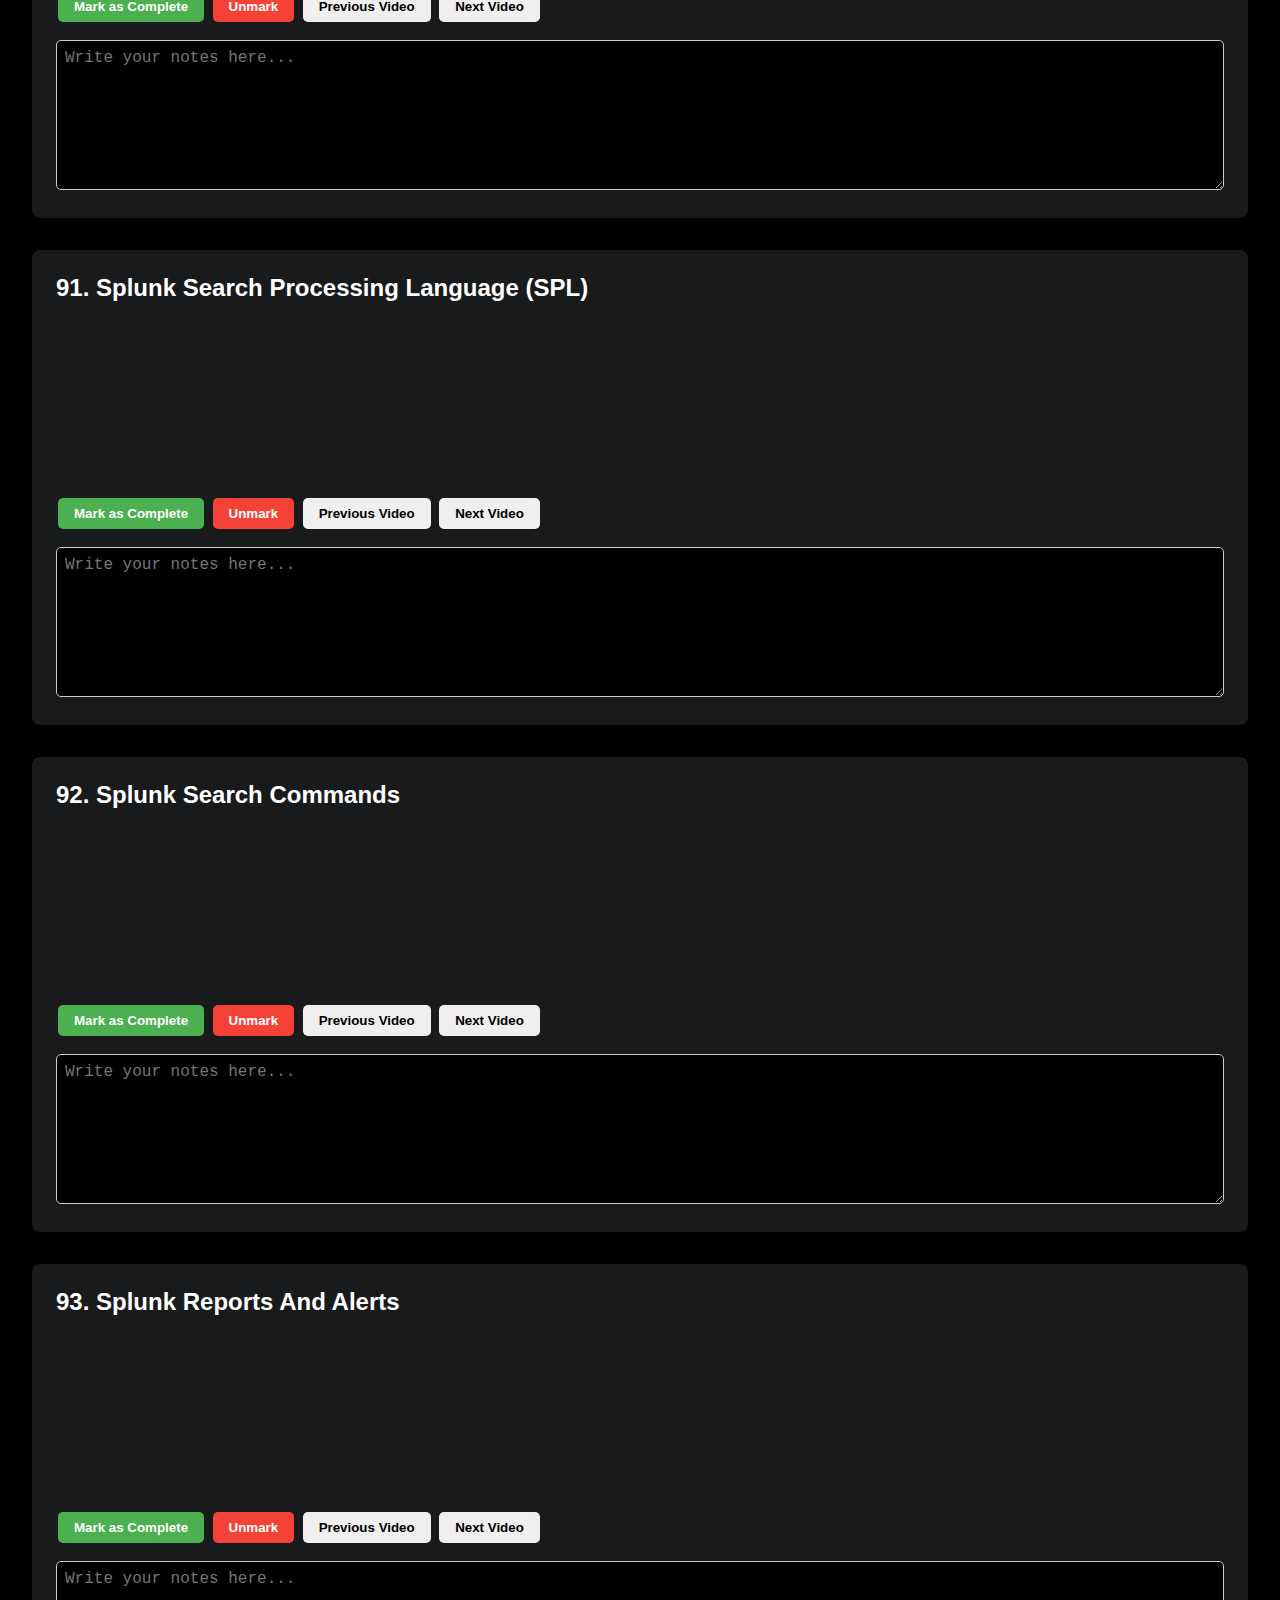
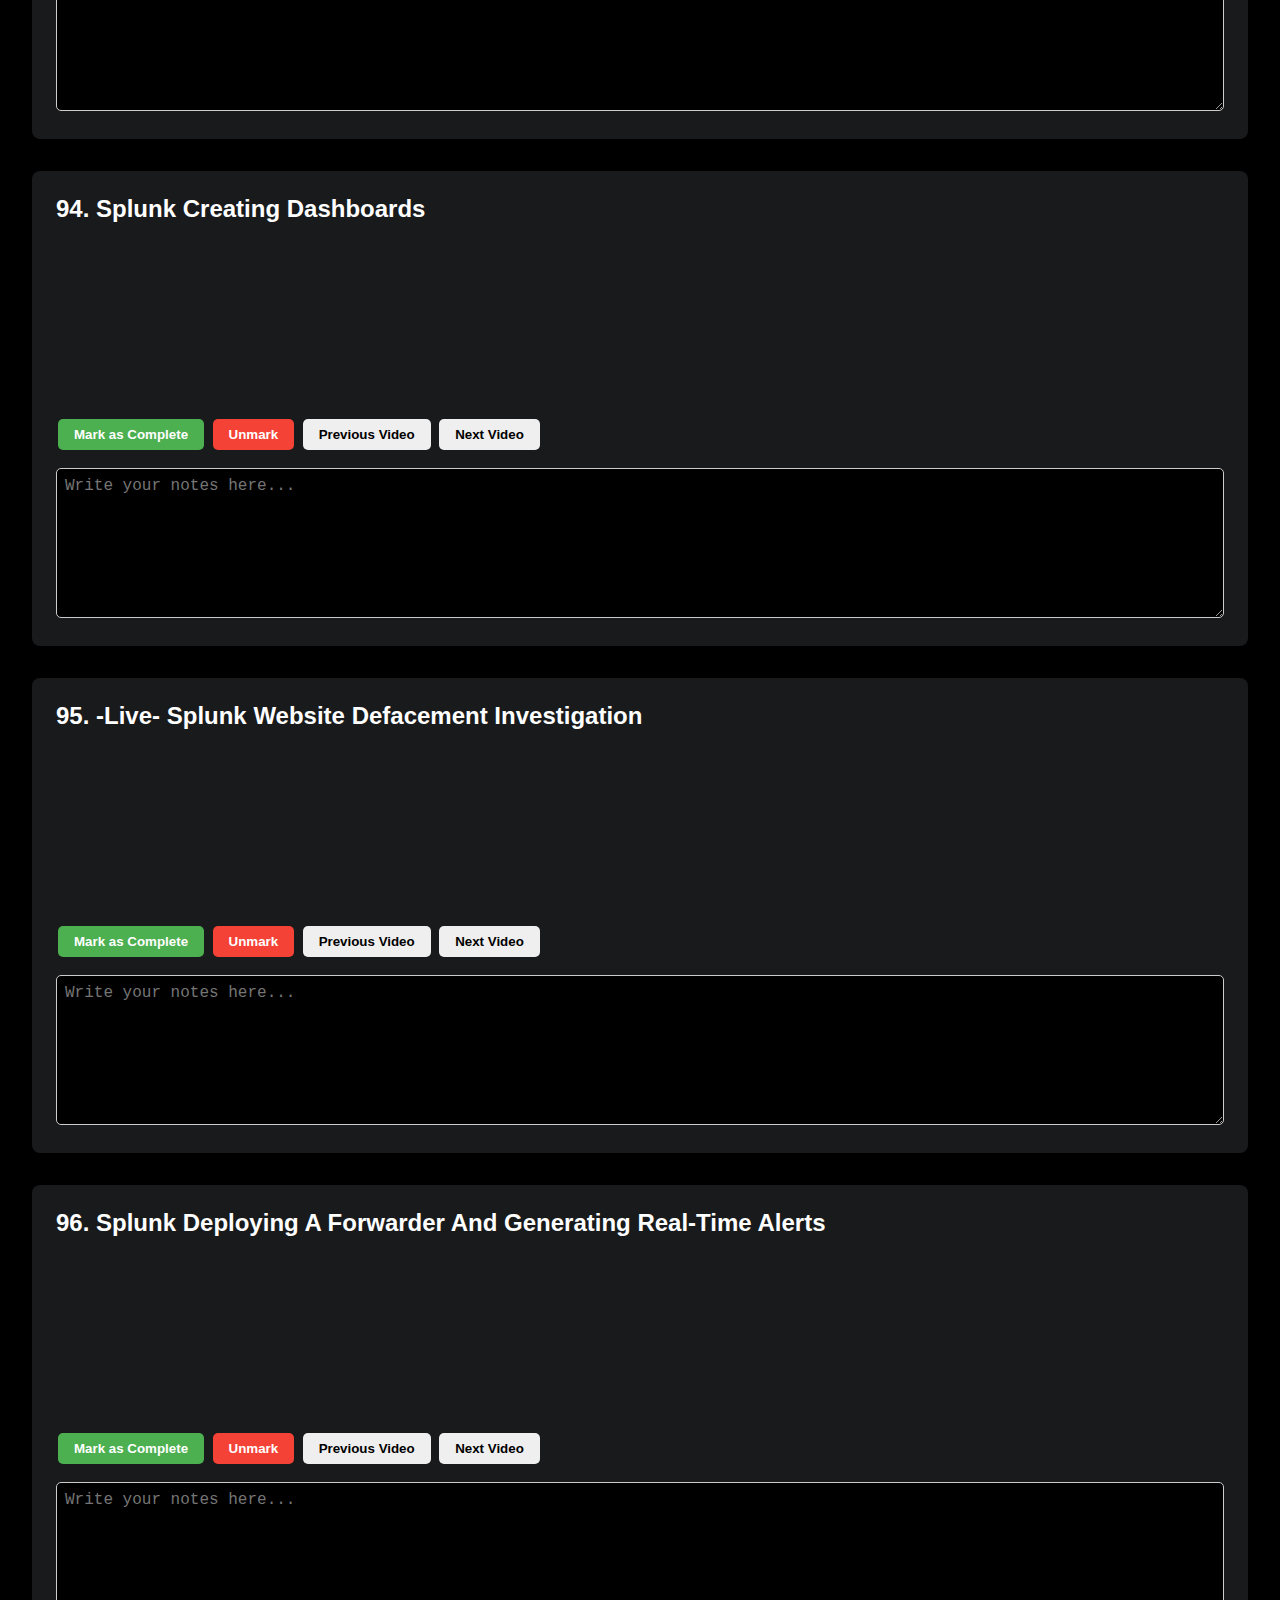
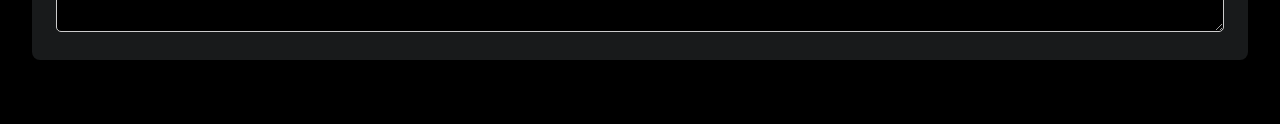
<file: s7.html>
<!DOCTYPE html>

<html lang="en">
<head>
<meta charset="utf-8"/>
<meta content="width=device-width, initial-scale=1.0" name="viewport"/>
<title>TCM - Security Operations (SOC) 101 2024-8</title>
<link href="styles.css" rel="stylesheet"/>
<link href="https://cdnjs.cloudflare.com/ajax/libs/font-awesome/6.3.0/css/all.min.css" rel="stylesheet"/>
<style>
            .video-container {
                width: 100%;
                max-width: 800px;
                margin: 20px auto;
            }
            .drive-iframe {
                width: 100%;
                height: 100%;
                border: none;
            }
        </style>
</head>
<body>
<header>
<nav class="wrapper">
<i class="fa-solid fa-angle-left arrow" id="left"></i>
<ul class="carousel">
<!-- Navigation items will be inserted here -->
<li class="card"><a href="index.html">1. Introduction</a></li>
<li class="card"><a href="s2.html">2. Lab Setup</a></li>
<li class="card"><a href="s3.html">3. Security Operations Fundamentals</a></li>
<li class="card"><a href="s4.html">4. Phishing Analysis</a></li>
<li class="card"><a href="s5.html">5. Network Security</a></li>
<li class="card"><a href="s6.html">6. Endpoint Security</a></li>
<li class="card" id="actuel"><a href="s7.html">7. Security Information and Event Management (SIEM)</a></li>
<li class="card"><a href="s8.html">8. Threat Intelligence</a></li>
<li class="card"><a href="s9.html">9. Digital Forensics</a></li>
<li class="card"><a href="s10.html">11. Conclusion</a></li></ul>
<i class="fa-solid fa-angle-right arrow" id="right"></i>
</nav>
</header>
<!-- Navigation buttons -->
<button class="arrow-button" id="left-arrow" onclick="navigate('s6.html')">←</button>
<button class="arrow-button" id="right-arrow" onclick="navigate('s8.html')">→</button>
<main>
<!-- Video sections will be inserted here -->

<section class="section" id="section75">
<h2 class="video-title">75. Introduction to SIEM and Log Management</h2>
<div class="video-container">
<iframe allow="autoplay" allowfullscreen="" class="drive-iframe" src="https://drive.google.com/file/d/154pGMokyDIUFXPND_2swEOYAsZJXKrJm/preview">
</iframe>
</div>
<button class="complete-btn">Mark as Complete</button>
<button class="unmark-btn">Unmark</button>
<button onclick="navigateToSection('prev', 0)">Previous Video</button>
<button onclick="navigateToSection('next', 0)">Next Video</button>
<textarea class="notes-input" id="notes75" placeholder="Write your notes here..."></textarea>
</section>
<section class="section" id="section76">
<h2 class="video-title">76. SIEM Architecture</h2>
<div class="video-container">
<iframe allow="autoplay" allowfullscreen="" class="drive-iframe" src="https://drive.google.com/file/d/15cEz9LO2mtk28MPkQBH_DL5BvZh6w6QN/preview">
</iframe>
</div>
<button class="complete-btn">Mark as Complete</button>
<button class="unmark-btn">Unmark</button>
<button onclick="navigateToSection('prev', 1)">Previous Video</button>
<button onclick="navigateToSection('next', 1)">Next Video</button>
<textarea class="notes-input" id="notes76" placeholder="Write your notes here..."></textarea>
</section>
<section class="section" id="section77">
<h2 class="video-title">77. SIEM Deployment Models</h2>
<div class="video-container">
<iframe allow="autoplay" allowfullscreen="" class="drive-iframe" src="https://drive.google.com/file/d/15RiBYByWNbbQQxeL2d7Y3PyXw0KUJC1M/preview">
</iframe>
</div>
<button class="complete-btn">Mark as Complete</button>
<button class="unmark-btn">Unmark</button>
<button onclick="navigateToSection('prev', 2)">Previous Video</button>
<button onclick="navigateToSection('next', 2)">Next Video</button>
<textarea class="notes-input" id="notes77" placeholder="Write your notes here..."></textarea>
</section>
<section class="section" id="section78">
<h2 class="video-title">78. Log Types</h2>
<div class="video-container">
<iframe allow="autoplay" allowfullscreen="" class="drive-iframe" src="https://drive.google.com/file/d/15j4EOp0EO3H4n5lY_gbjs7LHwbO7wK7v/preview">
</iframe>
</div>
<button class="complete-btn">Mark as Complete</button>
<button class="unmark-btn">Unmark</button>
<button onclick="navigateToSection('prev', 3)">Previous Video</button>
<button onclick="navigateToSection('next', 3)">Next Video</button>
<textarea class="notes-input" id="notes78" placeholder="Write your notes here..."></textarea>
</section>
<section class="section" id="section79">
<h2 class="video-title">79. Log Formats</h2>
<div class="video-container">
<iframe allow="autoplay" allowfullscreen="" class="drive-iframe" src="https://drive.google.com/file/d/153LlfhOqhOoPTyuOjfs1ba6X00fRG-q3/preview">
</iframe>
</div>
<button class="complete-btn">Mark as Complete</button>
<button class="unmark-btn">Unmark</button>
<button onclick="navigateToSection('prev', 4)">Previous Video</button>
<button onclick="navigateToSection('next', 4)">Next Video</button>
<textarea class="notes-input" id="notes79" placeholder="Write your notes here..."></textarea>
</section>
<section class="section" id="section80">
<h2 class="video-title">80. Common Attack Signatures User Behavior</h2>
<div class="video-container">
<iframe allow="autoplay" allowfullscreen="" class="drive-iframe" src="https://drive.google.com/file/d/15l7D2yCvzJXTO9ZVj77_Rgk11mXyIJN-/preview">
</iframe>
</div>
<button class="complete-btn">Mark as Complete</button>
<button class="unmark-btn">Unmark</button>
<button onclick="navigateToSection('prev', 5)">Previous Video</button>
<button onclick="navigateToSection('next', 5)">Next Video</button>
<textarea class="notes-input" id="notes80" placeholder="Write your notes here..."></textarea>
</section>
<section class="section" id="section81">
<h2 class="video-title">81. Common Attack Signatures SQL Injection</h2>
<div class="video-container">
<iframe allow="autoplay" allowfullscreen="" class="drive-iframe" src="https://drive.google.com/file/d/15YOKU2RyfGziLk4-2zZeg6zd473HSEWE/preview">
</iframe>
</div>
<button class="complete-btn">Mark as Complete</button>
<button class="unmark-btn">Unmark</button>
<button onclick="navigateToSection('prev', 6)">Previous Video</button>
<button onclick="navigateToSection('next', 6)">Next Video</button>
<textarea class="notes-input" id="notes81" placeholder="Write your notes here..."></textarea>
</section>
<section class="section" id="section82">
<h2 class="video-title">82. Common Attack Signatures Cross-Site Scripting</h2>
<div class="video-container">
<iframe allow="autoplay" allowfullscreen="" class="drive-iframe" src="https://drive.google.com/file/d/15qlSCU8TnkmWoiG7p-163kSBTtbVKn9H/preview">
</iframe>
</div>
<button class="complete-btn">Mark as Complete</button>
<button class="unmark-btn">Unmark</button>
<button onclick="navigateToSection('prev', 7)">Previous Video</button>
<button onclick="navigateToSection('next', 7)">Next Video</button>
<textarea class="notes-input" id="notes82" placeholder="Write your notes here..."></textarea>
</section>
<section class="section" id="section83">
<h2 class="video-title">83. Common Attack Signatures Command Injection</h2>
<div class="video-container">
<iframe allow="autoplay" allowfullscreen="" class="drive-iframe" src="https://drive.google.com/file/d/15hpPns517An-h4X7F7lUBzAdTJ8Xs3Tz/preview">
</iframe>
</div>
<button class="complete-btn">Mark as Complete</button>
<button class="unmark-btn">Unmark</button>
<button onclick="navigateToSection('prev', 8)">Previous Video</button>
<button onclick="navigateToSection('next', 8)">Next Video</button>
<textarea class="notes-input" id="notes83" placeholder="Write your notes here..."></textarea>
</section>
<section class="section" id="section84">
<h2 class="video-title">84. Common Attack Signatures Path Traversal and Local File Inclusion</h2>
<div class="video-container">
<iframe allow="autoplay" allowfullscreen="" class="drive-iframe" src="https://drive.google.com/file/d/15-tSme_sZKDGiNt907to7HwG74wVysYS/preview">
</iframe>
</div>
<button class="complete-btn">Mark as Complete</button>
<button class="unmark-btn">Unmark</button>
<button onclick="navigateToSection('prev', 9)">Previous Video</button>
<button onclick="navigateToSection('next', 9)">Next Video</button>
<textarea class="notes-input" id="notes84" placeholder="Write your notes here..."></textarea>
</section>
<section class="section" id="section85">
<h2 class="video-title">85. Command Line Log Analysis</h2>
<div class="video-container">
<iframe allow="autoplay" allowfullscreen="" class="drive-iframe" src="https://drive.google.com/file/d/14heLYKos4Q1rQ_m3uHxxh6UQFQb3u9va/preview">
</iframe>
</div>
<button class="complete-btn">Mark as Complete</button>
<button class="unmark-btn">Unmark</button>
<button onclick="navigateToSection('prev', 10)">Previous Video</button>
<button onclick="navigateToSection('next', 10)">Next Video</button>
<textarea class="notes-input" id="notes85" placeholder="Write your notes here..."></textarea>
</section>
<section class="section" id="section86">
<h2 class="video-title">86. Pattern Matching</h2>
<div class="video-container">
<iframe allow="autoplay" allowfullscreen="" class="drive-iframe" src="https://drive.google.com/file/d/15-osY_f5ttOXP_dCa5PxkBAcKs01Zl3S/preview">
</iframe>
</div>
<button class="complete-btn">Mark as Complete</button>
<button class="unmark-btn">Unmark</button>
<button onclick="navigateToSection('prev', 11)">Previous Video</button>
<button onclick="navigateToSection('next', 11)">Next Video</button>
<textarea class="notes-input" id="notes86" placeholder="Write your notes here..."></textarea>
</section>
<section class="section" id="section87">
<h2 class="video-title">87. Structured Log Analysis</h2>
<div class="video-container">
<iframe allow="autoplay" allowfullscreen="" class="drive-iframe" src="https://drive.google.com/file/d/15dZwmQdXOEg9YPp8lq7SKk92Jyomtzvt/preview">
</iframe>
</div>
<button class="complete-btn">Mark as Complete</button>
<button class="unmark-btn">Unmark</button>
<button onclick="navigateToSection('prev', 12)">Previous Video</button>
<button onclick="navigateToSection('next', 12)">Next Video</button>
<textarea class="notes-input" id="notes87" placeholder="Write your notes here..."></textarea>
</section>
<section class="section" id="section88">
<h2 class="video-title">88. Introduction to Splunk</h2>
<div class="video-container">
<iframe allow="autoplay" allowfullscreen="" class="drive-iframe" src="https://drive.google.com/file/d/16G0Q6vMcsvysxou-mUeEcD_NN8mMdhJv/preview">
</iframe>
</div>
<button class="complete-btn">Mark as Complete</button>
<button class="unmark-btn">Unmark</button>
<button onclick="navigateToSection('prev', 13)">Previous Video</button>
<button onclick="navigateToSection('next', 13)">Next Video</button>
<textarea class="notes-input" id="notes88" placeholder="Write your notes here..."></textarea>
</section>
<section class="section" id="section89">
<h2 class="video-title">89. Splunk Initial Walkthrough</h2>
<div class="video-container">
<iframe allow="autoplay" allowfullscreen="" class="drive-iframe" src="https://drive.google.com/file/d/16R5U7clx3PQReltbScpaMsPG12NduXWY/preview">
</iframe>
</div>
<button class="complete-btn">Mark as Complete</button>
<button class="unmark-btn">Unmark</button>
<button onclick="navigateToSection('prev', 14)">Previous Video</button>
<button onclick="navigateToSection('next', 14)">Next Video</button>
<textarea class="notes-input" id="notes89" placeholder="Write your notes here..."></textarea>
</section>
<section class="section" id="section90">
<h2 class="video-title">90. Splunk Importing and Exploring Events</h2>
<div class="video-container">
<iframe allow="autoplay" allowfullscreen="" class="drive-iframe" src="https://drive.google.com/file/d/157WiJBTnOvzQ67t67bDSf_Y2NCXVrmIP/preview">
</iframe>
</div>
<button class="complete-btn">Mark as Complete</button>
<button class="unmark-btn">Unmark</button>
<button onclick="navigateToSection('prev', 15)">Previous Video</button>
<button onclick="navigateToSection('next', 15)">Next Video</button>
<textarea class="notes-input" id="notes90" placeholder="Write your notes here..."></textarea>
</section>
<section class="section" id="section91">
<h2 class="video-title">91. Splunk Search Processing Language (SPL)</h2>
<div class="video-container">
<iframe allow="autoplay" allowfullscreen="" class="drive-iframe" src="https://drive.google.com/file/d/15wWgbnvGG2HClVmxhY759FYLsUbp4THt/preview">
</iframe>
</div>
<button class="complete-btn">Mark as Complete</button>
<button class="unmark-btn">Unmark</button>
<button onclick="navigateToSection('prev', 16)">Previous Video</button>
<button onclick="navigateToSection('next', 16)">Next Video</button>
<textarea class="notes-input" id="notes91" placeholder="Write your notes here..."></textarea>
</section>
<section class="section" id="section92">
<h2 class="video-title">92. Splunk Search Commands</h2>
<div class="video-container">
<iframe allow="autoplay" allowfullscreen="" class="drive-iframe" src="https://drive.google.com/file/d/14y0JmG-VLnSGPNHIIRAYew2sKsMjl07R/preview">
</iframe>
</div>
<button class="complete-btn">Mark as Complete</button>
<button class="unmark-btn">Unmark</button>
<button onclick="navigateToSection('prev', 17)">Previous Video</button>
<button onclick="navigateToSection('next', 17)">Next Video</button>
<textarea class="notes-input" id="notes92" placeholder="Write your notes here..."></textarea>
</section>
<section class="section" id="section93">
<h2 class="video-title">93. Splunk Reports and Alerts</h2>
<div class="video-container">
<iframe allow="autoplay" allowfullscreen="" class="drive-iframe" src="https://drive.google.com/file/d/16Hh3Ex-B9OGh38TVF8lncx_jjsLceJ3L/preview">
</iframe>
</div>
<button class="complete-btn">Mark as Complete</button>
<button class="unmark-btn">Unmark</button>
<button onclick="navigateToSection('prev', 18)">Previous Video</button>
<button onclick="navigateToSection('next', 18)">Next Video</button>
<textarea class="notes-input" id="notes93" placeholder="Write your notes here..."></textarea>
</section>
<section class="section" id="section94">
<h2 class="video-title">94. Splunk Creating Dashboards</h2>
<div class="video-container">
<iframe allow="autoplay" allowfullscreen="" class="drive-iframe" src="https://drive.google.com/file/d/155-8IbDi3sHKHUHWWd6IbrmiPYoFqLX6/preview">
</iframe>
</div>
<button class="complete-btn">Mark as Complete</button>
<button class="unmark-btn">Unmark</button>
<button onclick="navigateToSection('prev', 19)">Previous Video</button>
<button onclick="navigateToSection('next', 19)">Next Video</button>
<textarea class="notes-input" id="notes94" placeholder="Write your notes here..."></textarea>
</section>
<section class="section" id="section95">
<h2 class="video-title">95. -Live- Splunk Website Defacement Investigation</h2>
<div class="video-container">
<iframe allow="autoplay" allowfullscreen="" class="drive-iframe" src="https://drive.google.com/file/d/15Hz1xOeJnKwZw6AgWHSA6XAEQDGhPq7_/preview">
</iframe>
</div>
<button class="complete-btn">Mark as Complete</button>
<button class="unmark-btn">Unmark</button>
<button onclick="navigateToSection('prev', 20)">Previous Video</button>
<button onclick="navigateToSection('next', 20)">Next Video</button>
<textarea class="notes-input" id="notes95" placeholder="Write your notes here..."></textarea>
</section>
<section class="section" id="section96">
<h2 class="video-title">96. Splunk Deploying a Forwarder and Generating Real-Time Alerts</h2>
<div class="video-container">
<iframe allow="autoplay" allowfullscreen="" class="drive-iframe" src="https://drive.google.com/file/d/16DJpO8t9xf_ii6AxzTqXoqTovl-62UFH/preview">
</iframe>
</div>
<button class="complete-btn">Mark as Complete</button>
<button class="unmark-btn">Unmark</button>
<button onclick="navigateToSection('prev', 21)">Previous Video</button>
<button onclick="navigateToSection('next', 21)">Next Video</button>
<textarea class="notes-input" id="notes96" placeholder="Write your notes here..."></textarea>
</section>
</main>
<!-- Footer elements -->
<div class="footer-buttons">
<button id="backToTop" style="display: none;">
<i class="fas fa-arrow-up"></i>
</button>
<button id="exportButton">
<i class="fa-solid fa-download"></i>
</button>
<input accept=".json" id="importButton" type="file"/>
<button id="importDataButton">
<i class="fa-solid fa-upload"></i>
</button>
</div>
<script src="script.js"></script>
</body>
</html>
</file>
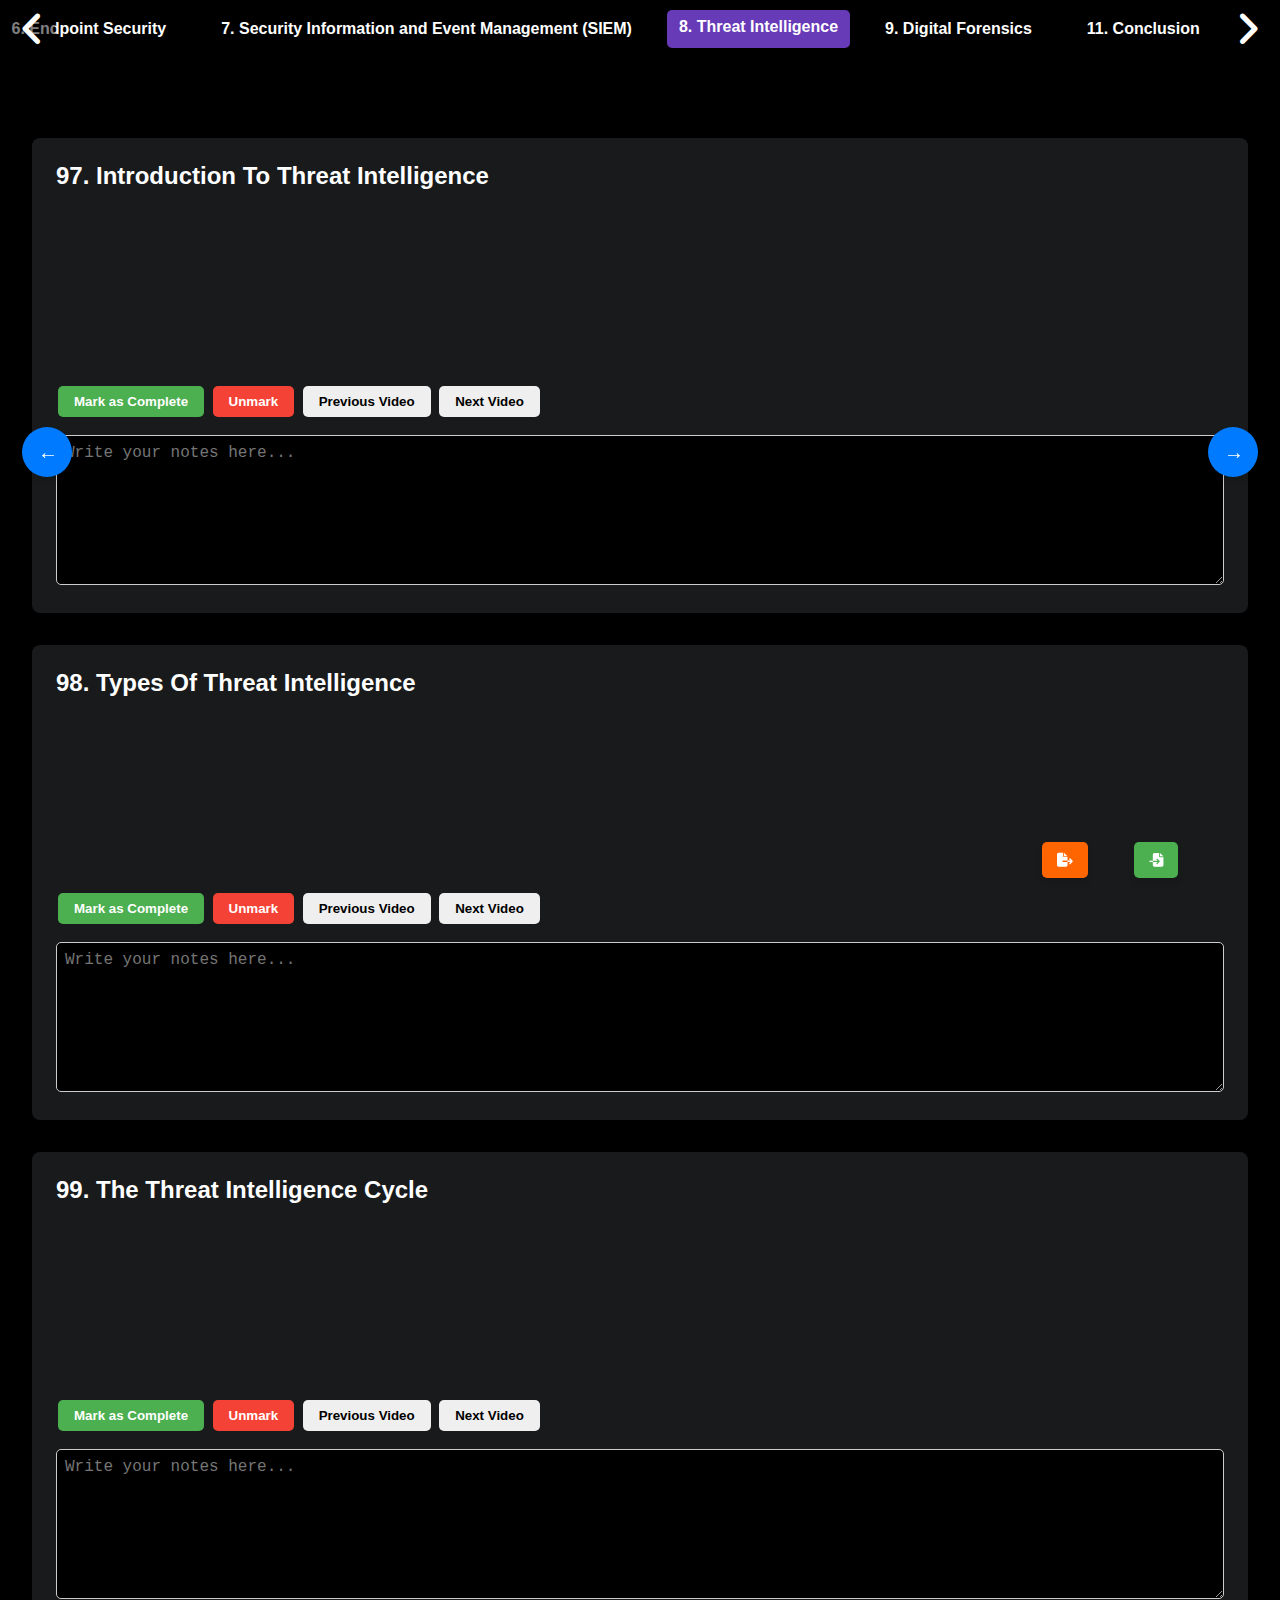
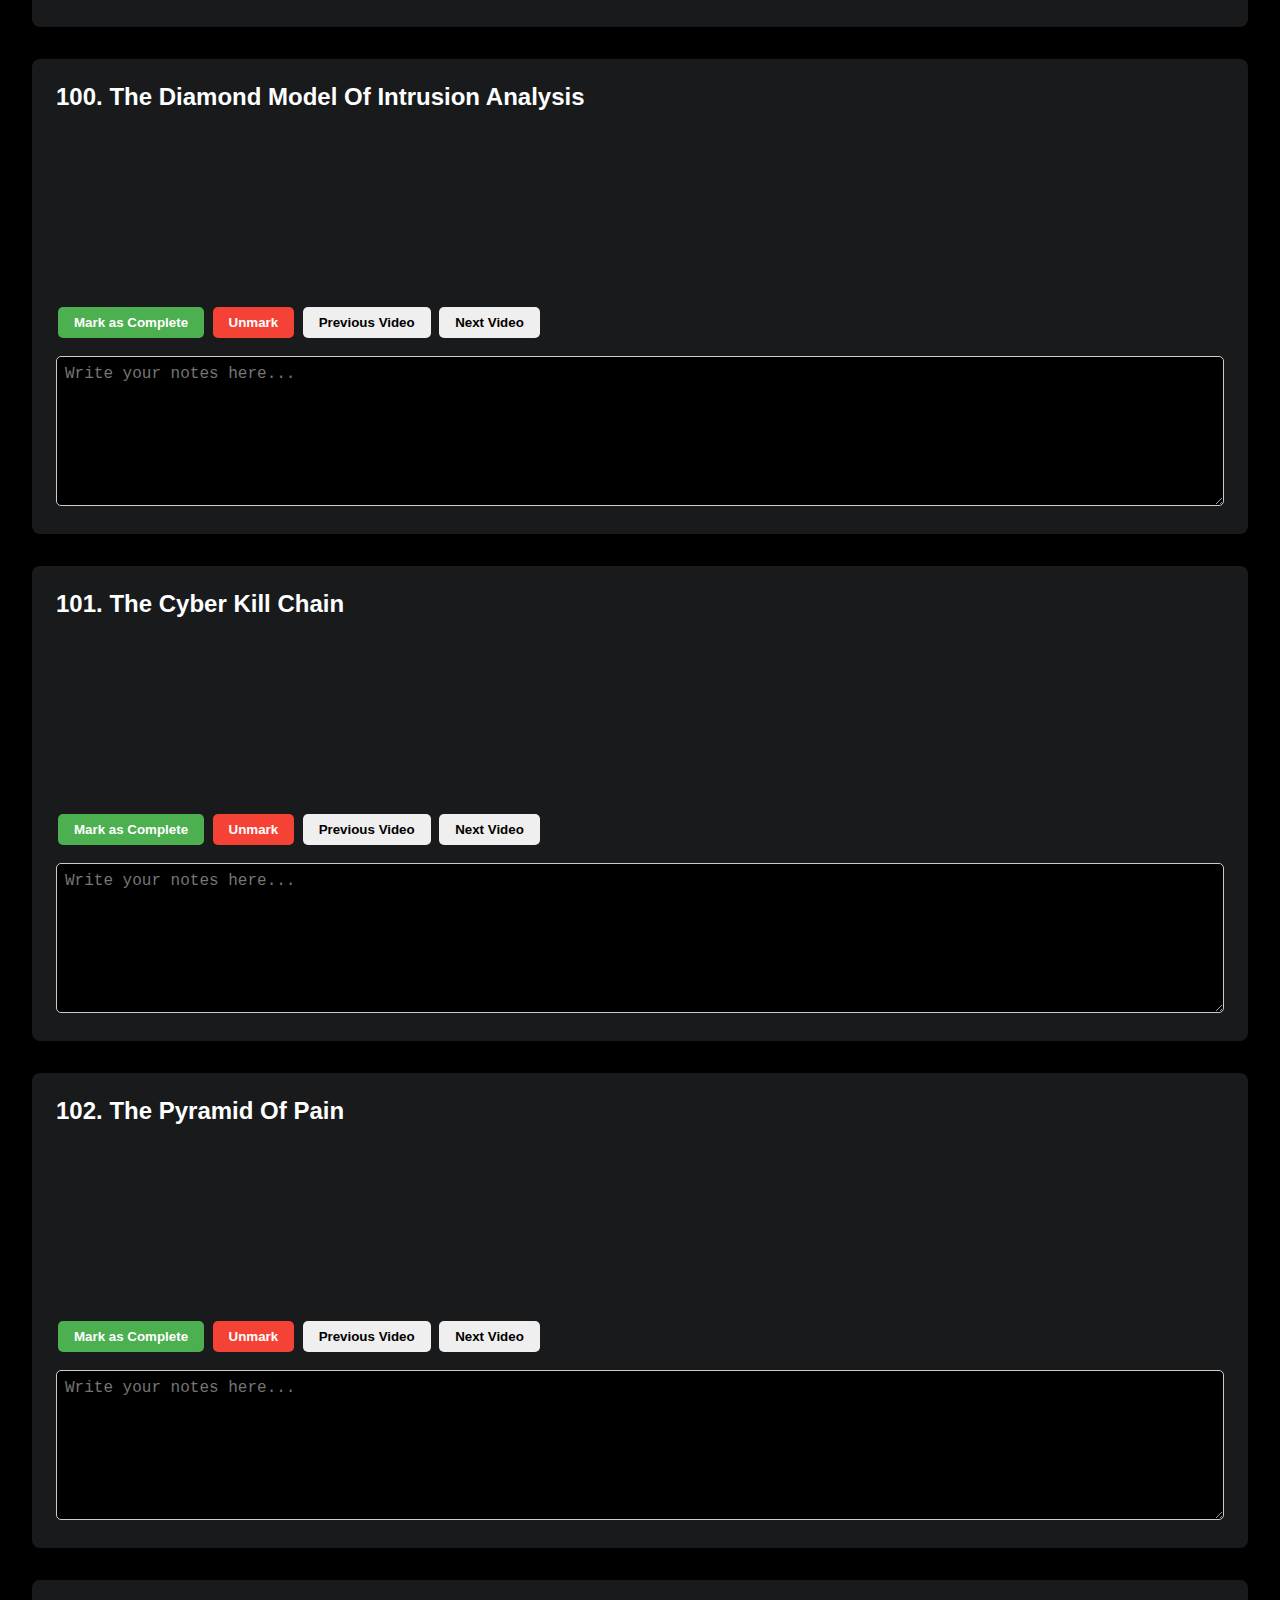
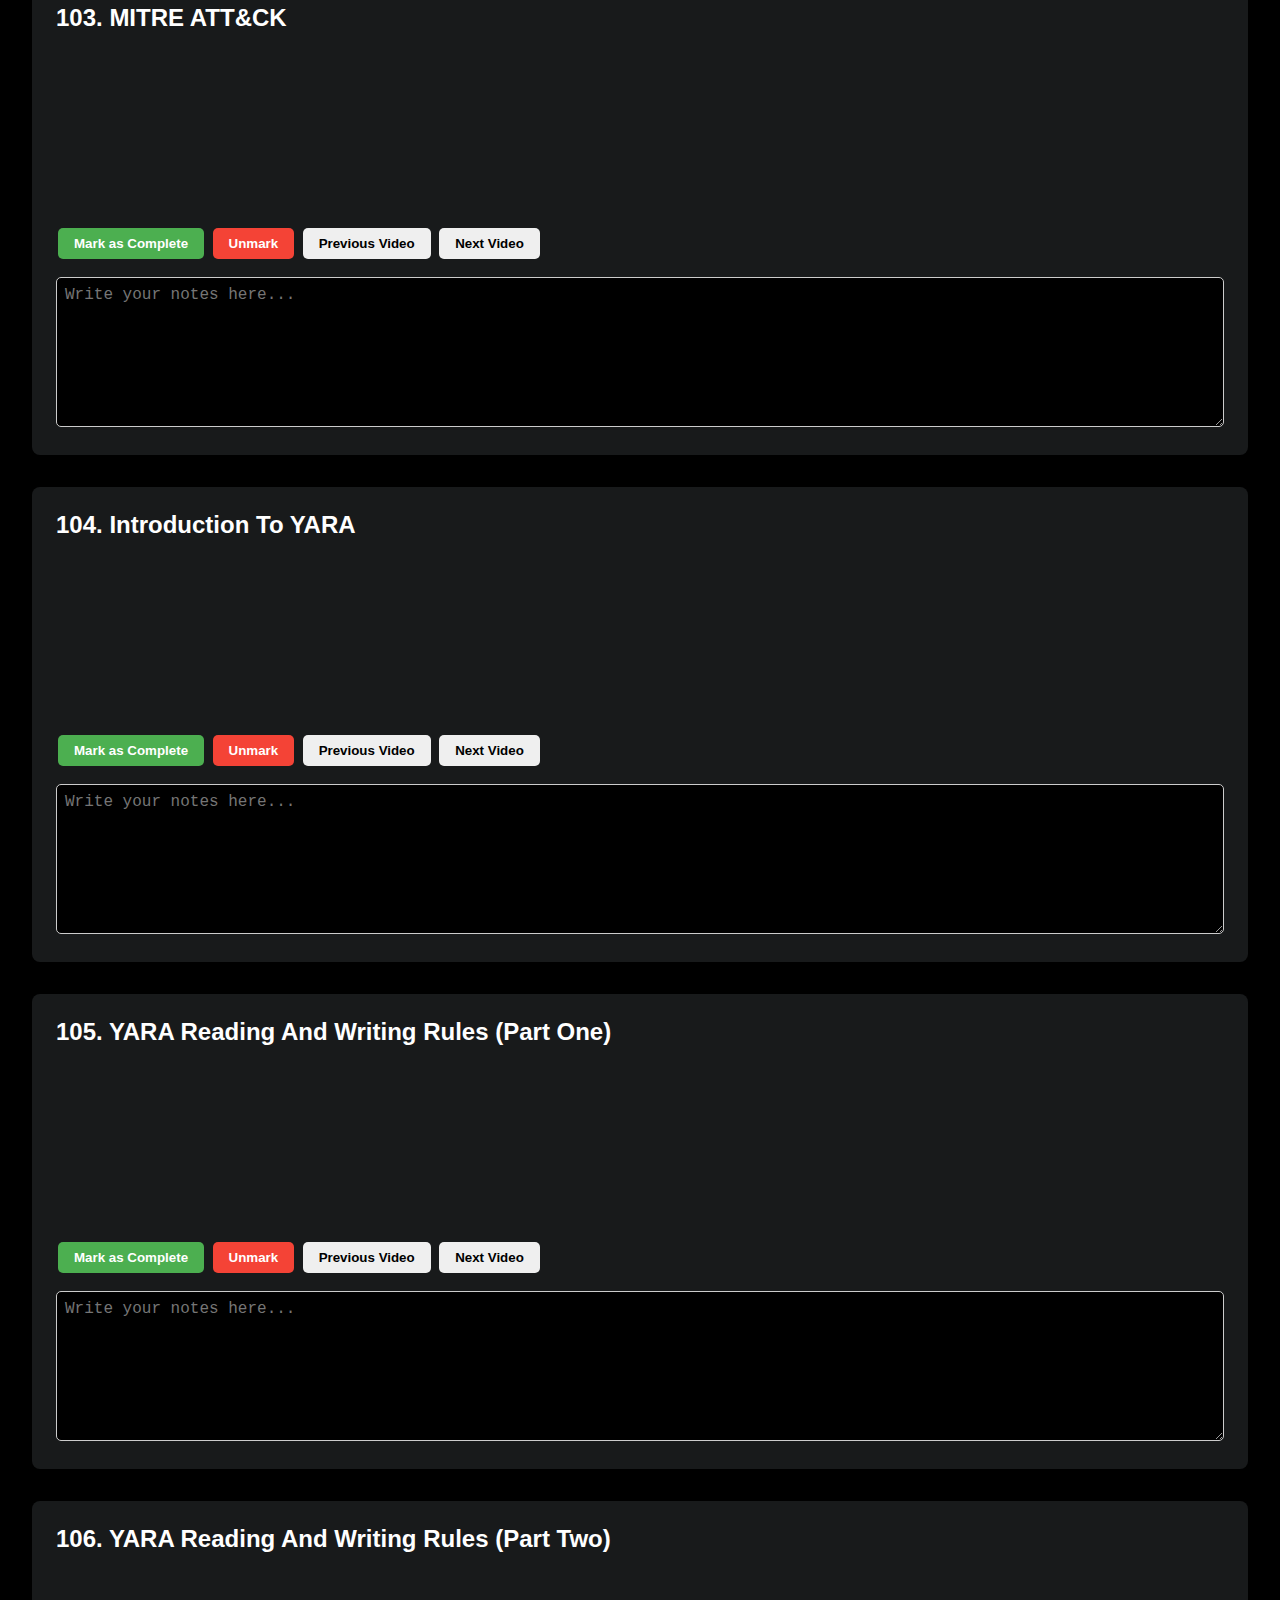
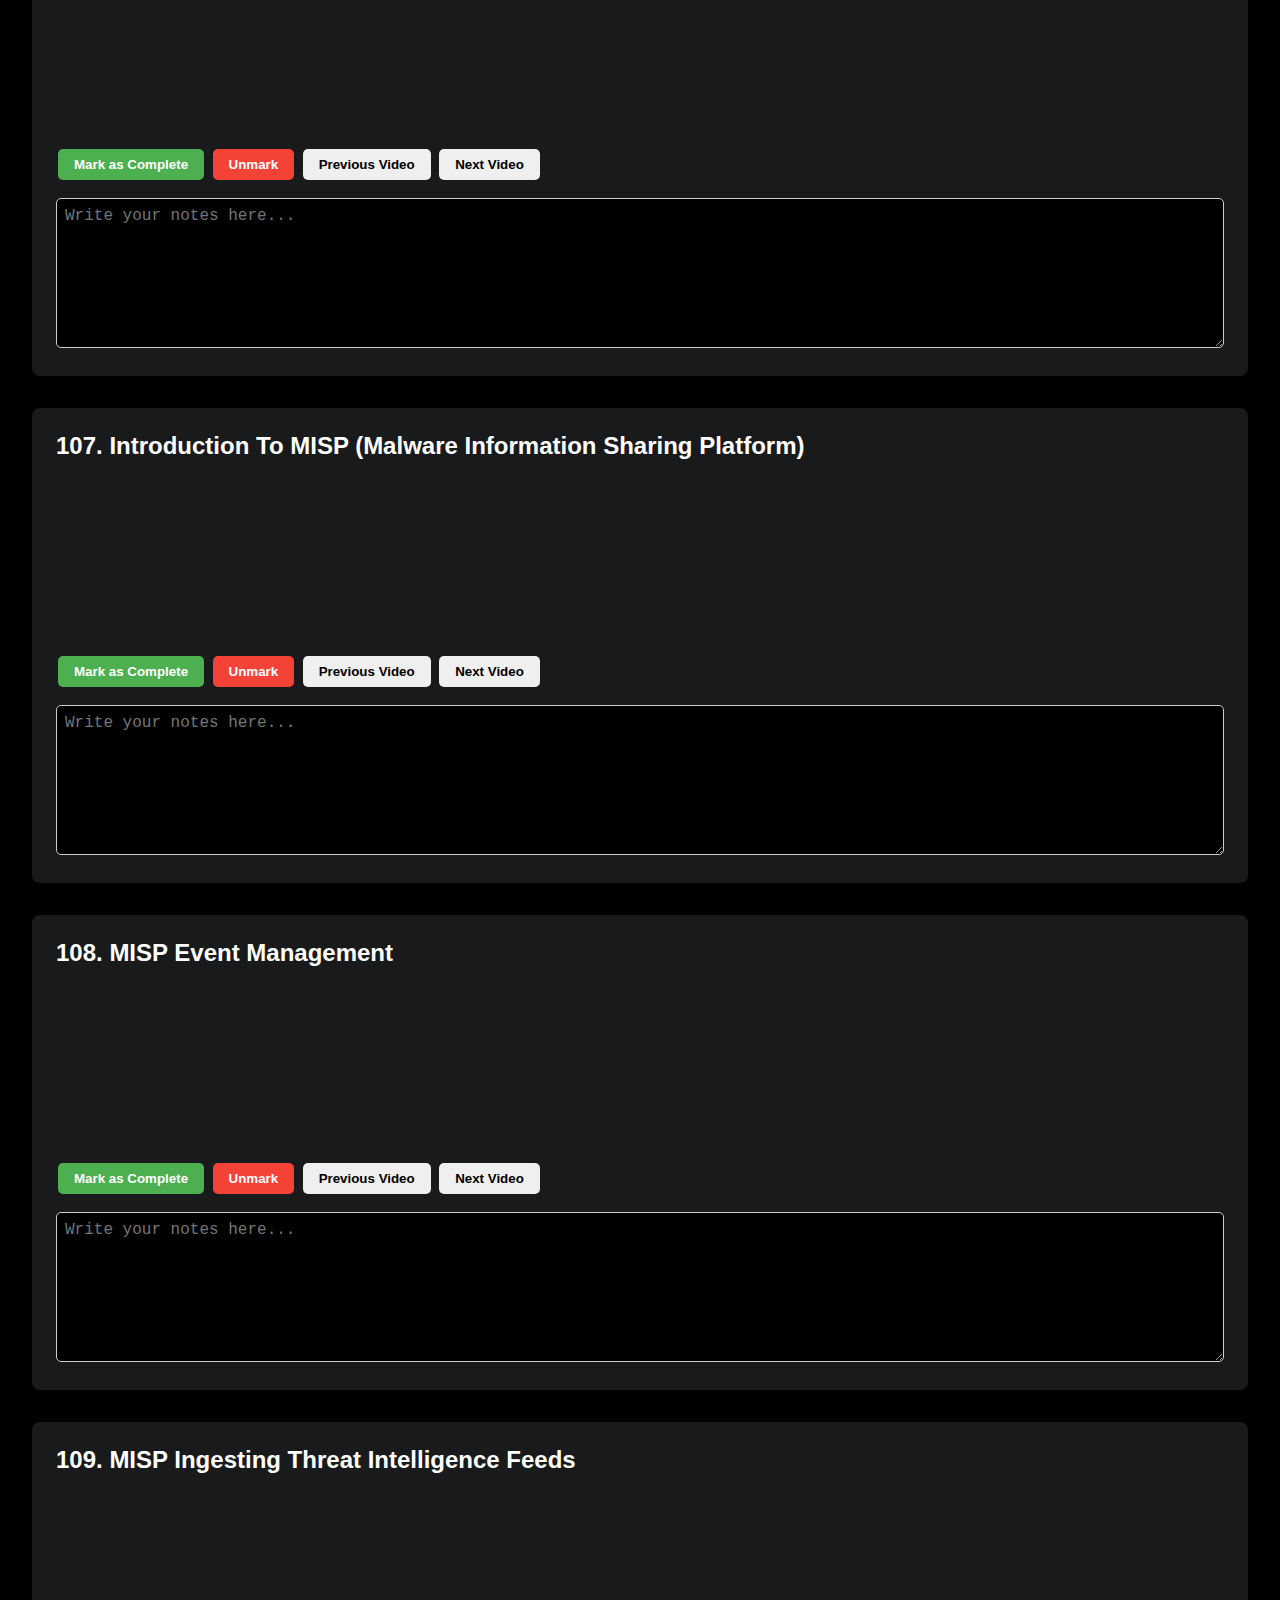
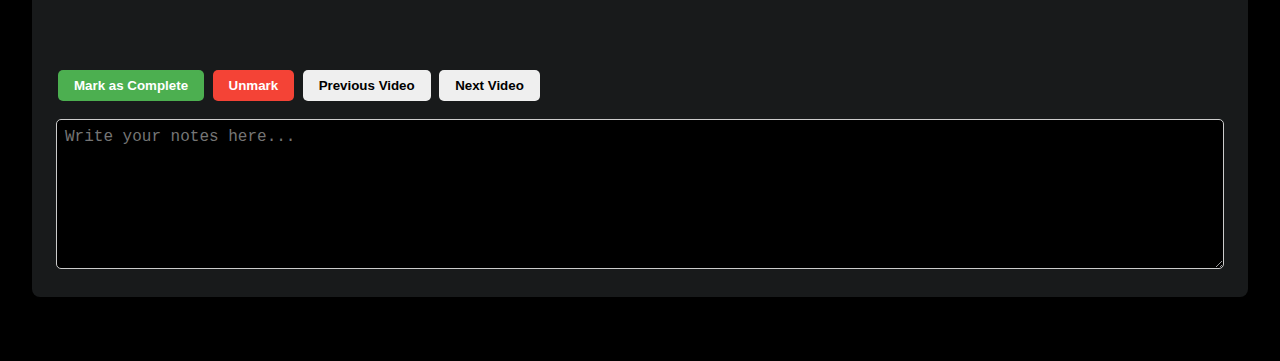
<file: s8.html>
<!DOCTYPE html>

<html lang="en">
<head>
<meta charset="utf-8"/>
<meta content="width=device-width, initial-scale=1.0" name="viewport"/>
<title>TCM - Security Operations (SOC) 101 2024-8</title>
<link href="styles.css" rel="stylesheet"/>
<link href="https://cdnjs.cloudflare.com/ajax/libs/font-awesome/6.3.0/css/all.min.css" rel="stylesheet"/>
<style>
        .video-container {
            width: 100%;
            max-width: 800px;
            margin: 20px auto;
        }
        .drive-iframe {
            width: 100%;
            height: 100%;
            border: none;
        }
    </style>
</head>
<body>
<header>
<nav class="wrapper">
<i class="fa-solid fa-angle-left arrow" id="left"></i>
<ul class="carousel">
<!-- Navigation items will be inserted here -->
<li class="card"><a href="index.html">1. Introduction</a></li>
<li class="card"><a href="s2.html">2. Lab Setup</a></li>
<li class="card"><a href="s3.html">3. Security Operations Fundamentals</a></li>
<li class="card"><a href="s4.html">4. Phishing Analysis</a></li>
<li class="card"><a href="s5.html">5. Network Security</a></li>
<li class="card"><a href="s6.html">6. Endpoint Security</a></li>
<li class="card"><a href="s7.html">7. Security Information and Event Management (SIEM)</a></li>
<li class="card" id="actuel"><a href="s8.html">8. Threat Intelligence</a></li>
<li class="card"><a href="s9.html">9. Digital Forensics</a></li>
<li class="card"><a href="s10.html">11. Conclusion</a></li></ul>
<i class="fa-solid fa-angle-right arrow" id="right"></i>
</nav>
</header>
<!-- Navigation buttons -->
<button class="arrow-button" id="left-arrow" onclick="navigate('s7.html')">←</button>
<button class="arrow-button" id="right-arrow" onclick="navigate('s9.html')">→</button>
<main>
<!-- Video sections will be inserted here -->

<section class="section" id="section97">
<h2 class="video-title">97. Introduction to Threat Intelligence</h2>
<div class="video-container">
<iframe allow="autoplay" allowfullscreen="" class="drive-iframe" src="https://drive.google.com/file/d/17_BIuPdOYuwDMaQ9S--o5M3aQO4giNQV/preview">
</iframe>
</div>
<button class="complete-btn">Mark as Complete</button>
<button class="unmark-btn">Unmark</button>
<button onclick="navigateToSection('prev', 0)">Previous Video</button>
<button onclick="navigateToSection('next', 0)">Next Video</button>
<textarea class="notes-input" id="notes97" placeholder="Write your notes here..."></textarea>
</section>
<section class="section" id="section98">
<h2 class="video-title">98. Types of Threat Intelligence</h2>
<div class="video-container">
<iframe allow="autoplay" allowfullscreen="" class="drive-iframe" src="https://drive.google.com/file/d/17mKMXJI8dshEXgdMj8qSnDlTFJwFQOYD/preview">
</iframe>
</div>
<button class="complete-btn">Mark as Complete</button>
<button class="unmark-btn">Unmark</button>
<button onclick="navigateToSection('prev', 1)">Previous Video</button>
<button onclick="navigateToSection('next', 1)">Next Video</button>
<textarea class="notes-input" id="notes98" placeholder="Write your notes here..."></textarea>
</section>
<section class="section" id="section99">
<h2 class="video-title">99. The Threat Intelligence Cycle</h2>
<div class="video-container">
<iframe allow="autoplay" allowfullscreen="" class="drive-iframe" src="https://drive.google.com/file/d/16UzoVzWFqvAJHHq9eq8358m80iia4nVN/preview">
</iframe>
</div>
<button class="complete-btn">Mark as Complete</button>
<button class="unmark-btn">Unmark</button>
<button onclick="navigateToSection('prev', 2)">Previous Video</button>
<button onclick="navigateToSection('next', 2)">Next Video</button>
<textarea class="notes-input" id="notes99" placeholder="Write your notes here..."></textarea>
</section>
<section class="section" id="section100">
<h2 class="video-title">100. The Diamond Model of Intrusion Analysis</h2>
<div class="video-container">
<iframe allow="autoplay" allowfullscreen="" class="drive-iframe" src="https://drive.google.com/file/d/17M93heRA3t4J2fTmK_8YMZgFDRc3nLp3/preview">
</iframe>
</div>
<button class="complete-btn">Mark as Complete</button>
<button class="unmark-btn">Unmark</button>
<button onclick="navigateToSection('prev', 3)">Previous Video</button>
<button onclick="navigateToSection('next', 3)">Next Video</button>
<textarea class="notes-input" id="notes100" placeholder="Write your notes here..."></textarea>
</section>
<section class="section" id="section101">
<h2 class="video-title">101. The Cyber Kill Chain</h2>
<div class="video-container">
<iframe allow="autoplay" allowfullscreen="" class="drive-iframe" src="https://drive.google.com/file/d/16UdlsjWMFkXs3udeXFS8k08ekb33c41H/preview">
</iframe>
</div>
<button class="complete-btn">Mark as Complete</button>
<button class="unmark-btn">Unmark</button>
<button onclick="navigateToSection('prev', 4)">Previous Video</button>
<button onclick="navigateToSection('next', 4)">Next Video</button>
<textarea class="notes-input" id="notes101" placeholder="Write your notes here..."></textarea>
</section>
<section class="section" id="section102">
<h2 class="video-title">102. The Pyramid of Pain</h2>
<div class="video-container">
<iframe allow="autoplay" allowfullscreen="" class="drive-iframe" src="https://drive.google.com/file/d/16UUQNOn3jDJQ4uggHI2EKgOXx0ytKrf6/preview">
</iframe>
</div>
<button class="complete-btn">Mark as Complete</button>
<button class="unmark-btn">Unmark</button>
<button onclick="navigateToSection('prev', 5)">Previous Video</button>
<button onclick="navigateToSection('next', 5)">Next Video</button>
<textarea class="notes-input" id="notes102" placeholder="Write your notes here..."></textarea>
</section>
<section class="section" id="section103">
<h2 class="video-title">103. MITRE ATT&amp;CK</h2>
<div class="video-container">
<iframe allow="autoplay" allowfullscreen="" class="drive-iframe" src="https://drive.google.com/file/d/17E1fOQztiC-2o4ZiCKDkTySsBItCgJ8s/preview">
</iframe>
</div>
<button class="complete-btn">Mark as Complete</button>
<button class="unmark-btn">Unmark</button>
<button onclick="navigateToSection('prev', 6)">Previous Video</button>
<button onclick="navigateToSection('next', 6)">Next Video</button>
<textarea class="notes-input" id="notes103" placeholder="Write your notes here..."></textarea>
</section>
<section class="section" id="section104">
<h2 class="video-title">104. Introduction to YARA</h2>
<div class="video-container">
<iframe allow="autoplay" allowfullscreen="" class="drive-iframe" src="https://drive.google.com/file/d/16Sxc74Jt6u0o-G4hMXPbsf6rACgmWVGo/preview">
</iframe>
</div>
<button class="complete-btn">Mark as Complete</button>
<button class="unmark-btn">Unmark</button>
<button onclick="navigateToSection('prev', 7)">Previous Video</button>
<button onclick="navigateToSection('next', 7)">Next Video</button>
<textarea class="notes-input" id="notes104" placeholder="Write your notes here..."></textarea>
</section>
<section class="section" id="section105">
<h2 class="video-title">105. YARA Reading and Writing Rules (Part One)</h2>
<div class="video-container">
<iframe allow="autoplay" allowfullscreen="" class="drive-iframe" src="https://drive.google.com/file/d/17EwKBM6xvXrHiMoNSiHlm1g1Z8D_l-bU/preview">
</iframe>
</div>
<button class="complete-btn">Mark as Complete</button>
<button class="unmark-btn">Unmark</button>
<button onclick="navigateToSection('prev', 8)">Previous Video</button>
<button onclick="navigateToSection('next', 8)">Next Video</button>
<textarea class="notes-input" id="notes105" placeholder="Write your notes here..."></textarea>
</section>
<section class="section" id="section106">
<h2 class="video-title">106. YARA Reading and Writing Rules (Part Two)</h2>
<div class="video-container">
<iframe allow="autoplay" allowfullscreen="" class="drive-iframe" src="https://drive.google.com/file/d/16UsbHFi_3S7cLpLosWVfPGpNhY-0Wu9U/preview">
</iframe>
</div>
<button class="complete-btn">Mark as Complete</button>
<button class="unmark-btn">Unmark</button>
<button onclick="navigateToSection('prev', 9)">Previous Video</button>
<button onclick="navigateToSection('next', 9)">Next Video</button>
<textarea class="notes-input" id="notes106" placeholder="Write your notes here..."></textarea>
</section>
<section class="section" id="section107">
<h2 class="video-title">107. Introduction to MISP (Malware Information Sharing Platform)</h2>
<div class="video-container">
<iframe allow="autoplay" allowfullscreen="" class="drive-iframe" src="https://drive.google.com/file/d/17x9ns6LcUiAiVw2DrFMyyNo8BKfEihik/preview">
</iframe>
</div>
<button class="complete-btn">Mark as Complete</button>
<button class="unmark-btn">Unmark</button>
<button onclick="navigateToSection('prev', 10)">Previous Video</button>
<button onclick="navigateToSection('next', 10)">Next Video</button>
<textarea class="notes-input" id="notes107" placeholder="Write your notes here..."></textarea>
</section>
<section class="section" id="section108">
<h2 class="video-title">108. MISP Event Management</h2>
<div class="video-container">
<iframe allow="autoplay" allowfullscreen="" class="drive-iframe" src="https://drive.google.com/file/d/17__mTAcSaCmROw5842l-tVk_J7oEyhDX/preview">
</iframe>
</div>
<button class="complete-btn">Mark as Complete</button>
<button class="unmark-btn">Unmark</button>
<button onclick="navigateToSection('prev', 11)">Previous Video</button>
<button onclick="navigateToSection('next', 11)">Next Video</button>
<textarea class="notes-input" id="notes108" placeholder="Write your notes here..."></textarea>
</section>
<section class="section" id="section109">
<h2 class="video-title">109. MISP Ingesting Threat Intelligence Feeds</h2>
<div class="video-container">
<iframe allow="autoplay" allowfullscreen="" class="drive-iframe" src="https://drive.google.com/file/d/17ESWJebAgFcsfspjNE0HrFKUmkfRF6pz/preview">
</iframe>
</div>
<button class="complete-btn">Mark as Complete</button>
<button class="unmark-btn">Unmark</button>
<button onclick="navigateToSection('prev', 12)">Previous Video</button>
<button onclick="navigateToSection('next', 12)">Next Video</button>
<textarea class="notes-input" id="notes109" placeholder="Write your notes here..."></textarea>
</section>
</main>
<!-- Footer elements -->
<div class="footer-buttons">
<button id="backToTop" style="display: none;">
<i class="fas fa-arrow-up"></i>
</button>
<button id="exportButton">
<i class="fas fa-file-export"></i>
</button>
<input accept=".json" id="importButton" type="file"/>
<button id="importDataButton">
<i class="fas fa-file-import"></i>
</button>
</div>
<script src="script.js"></script>
</body>
</html>
</file>
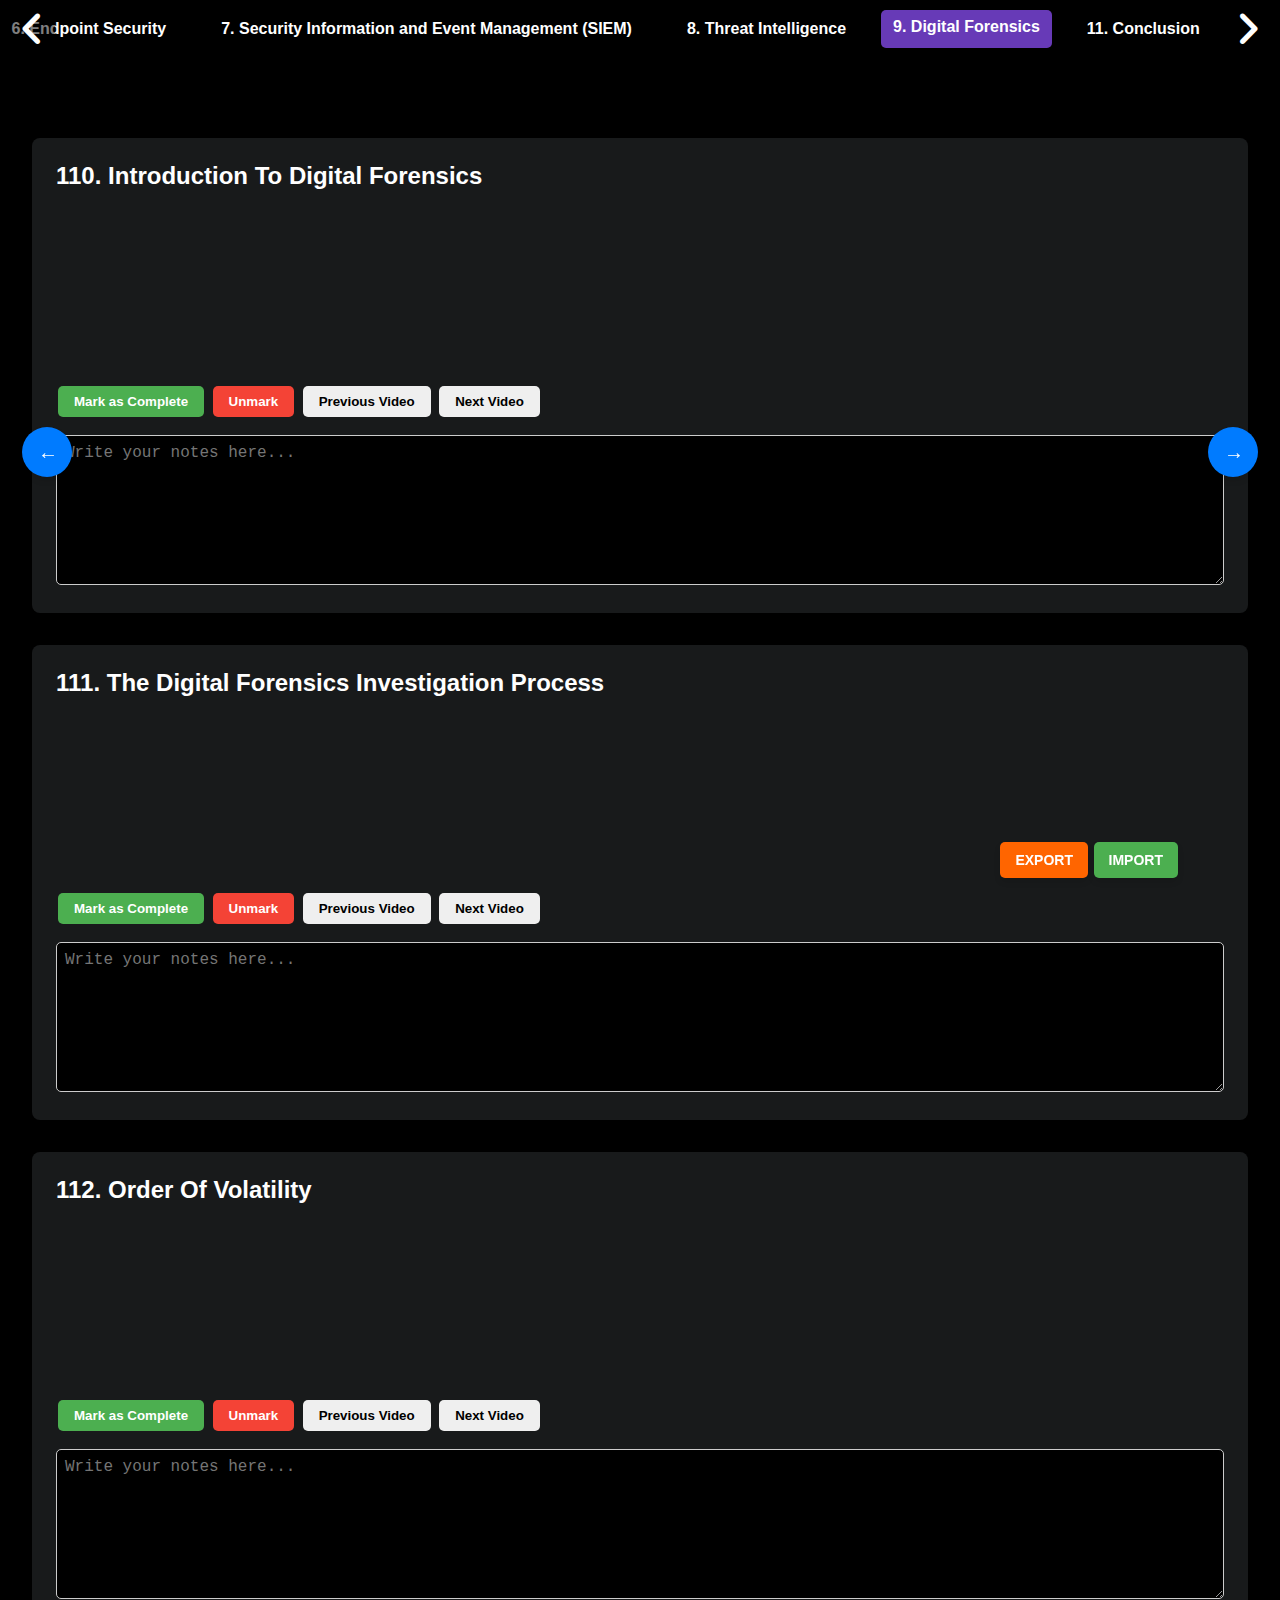
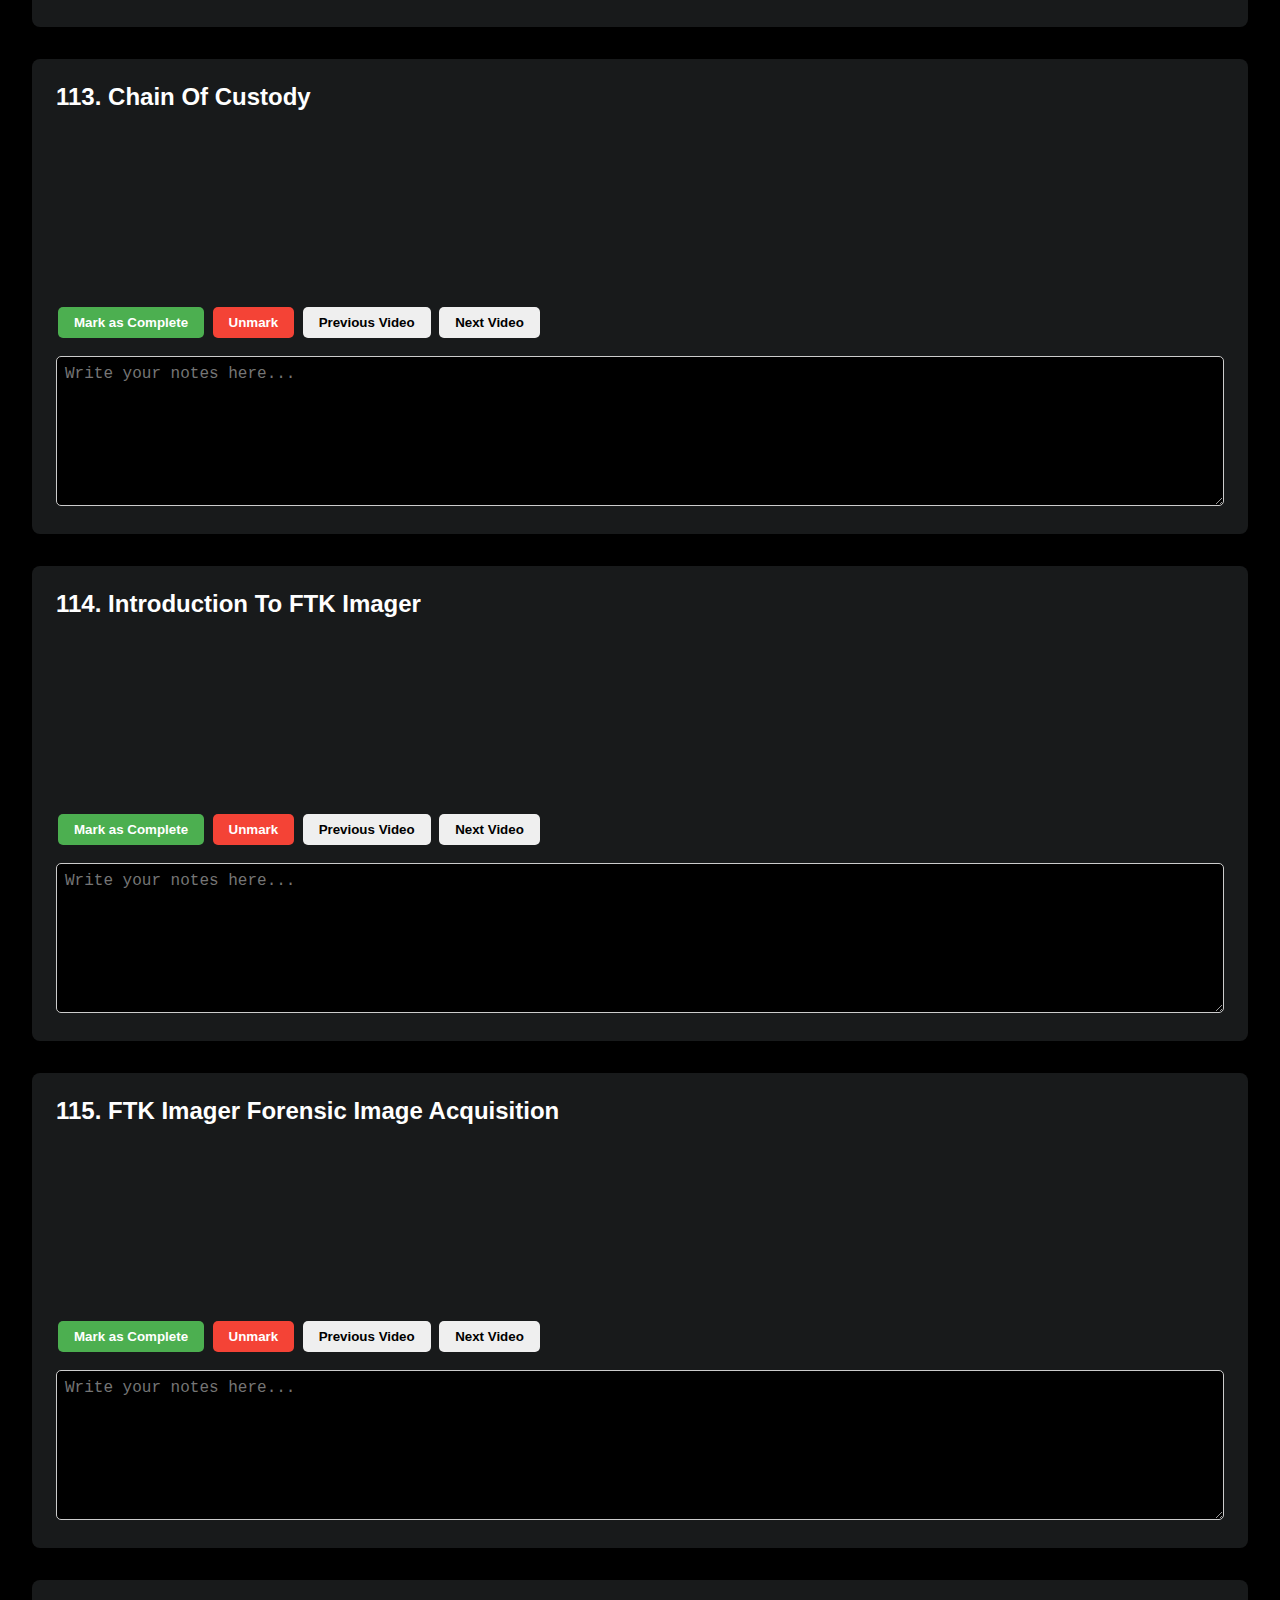
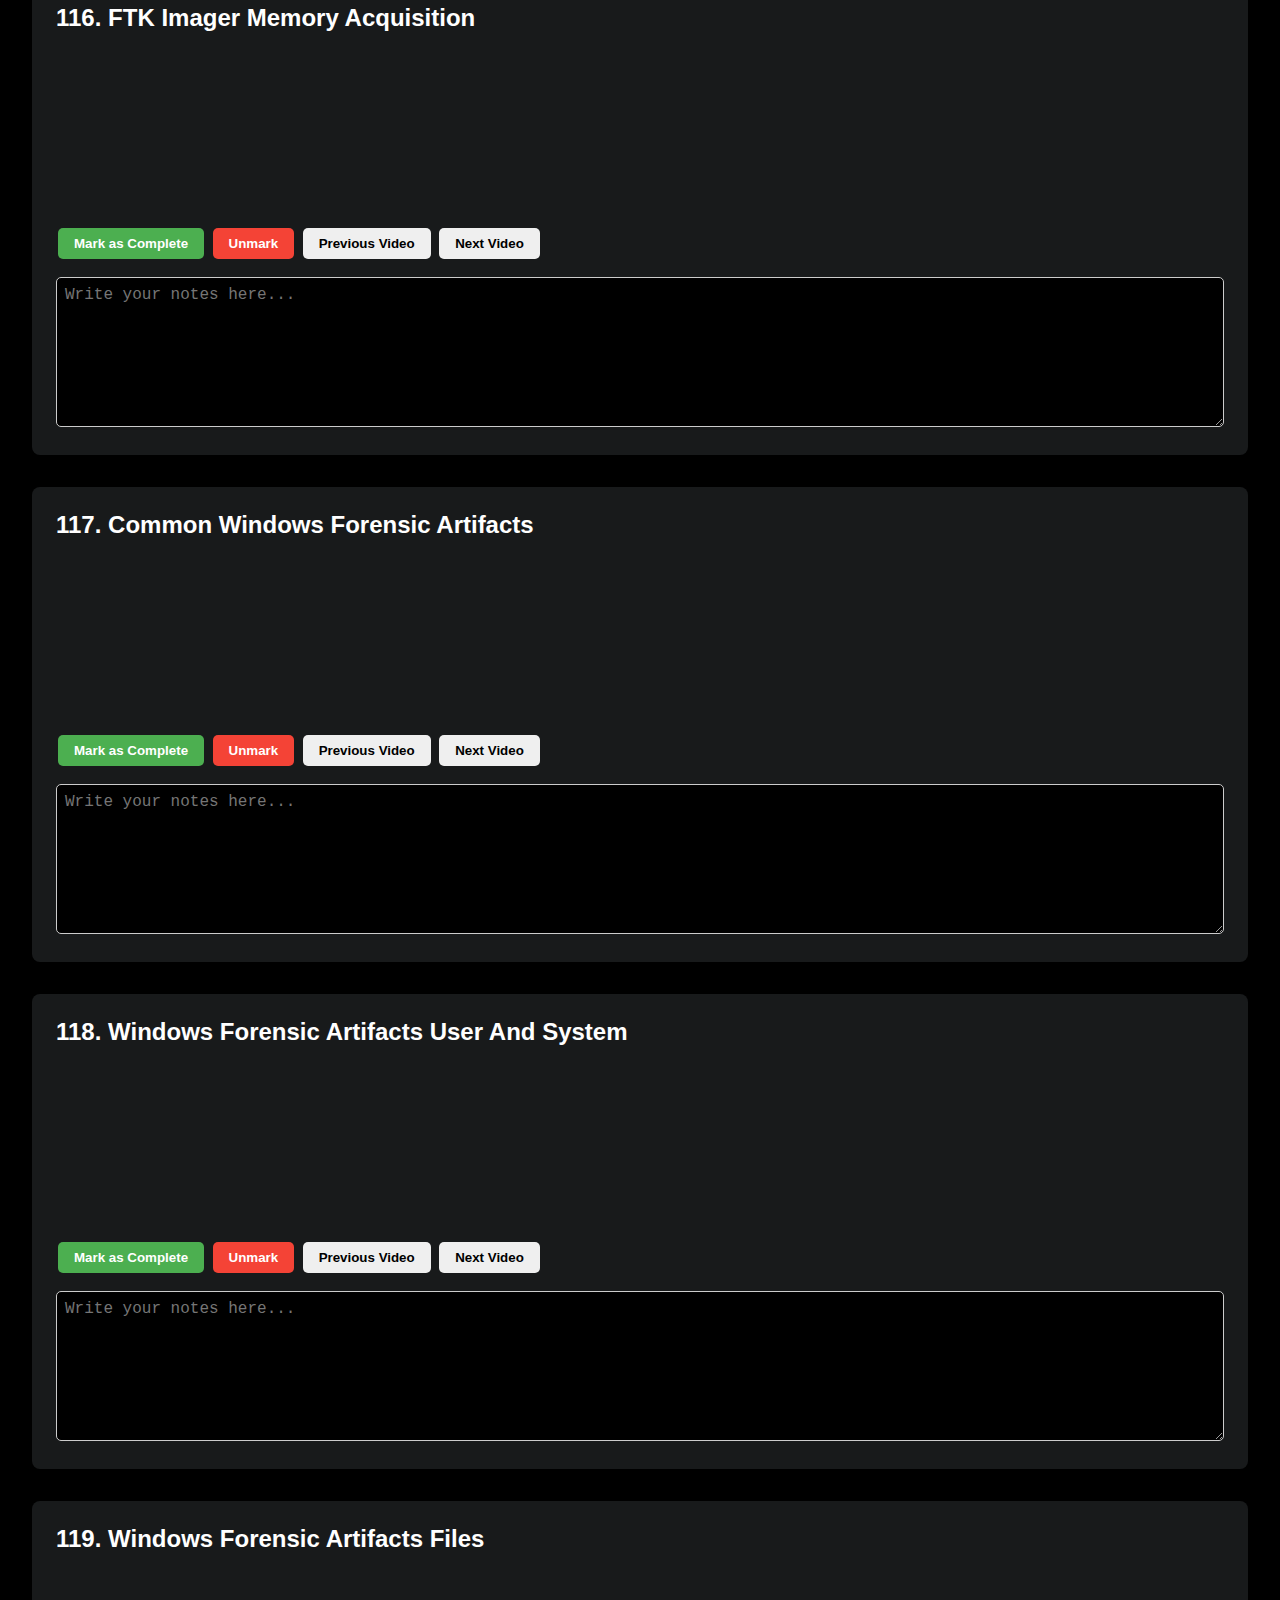
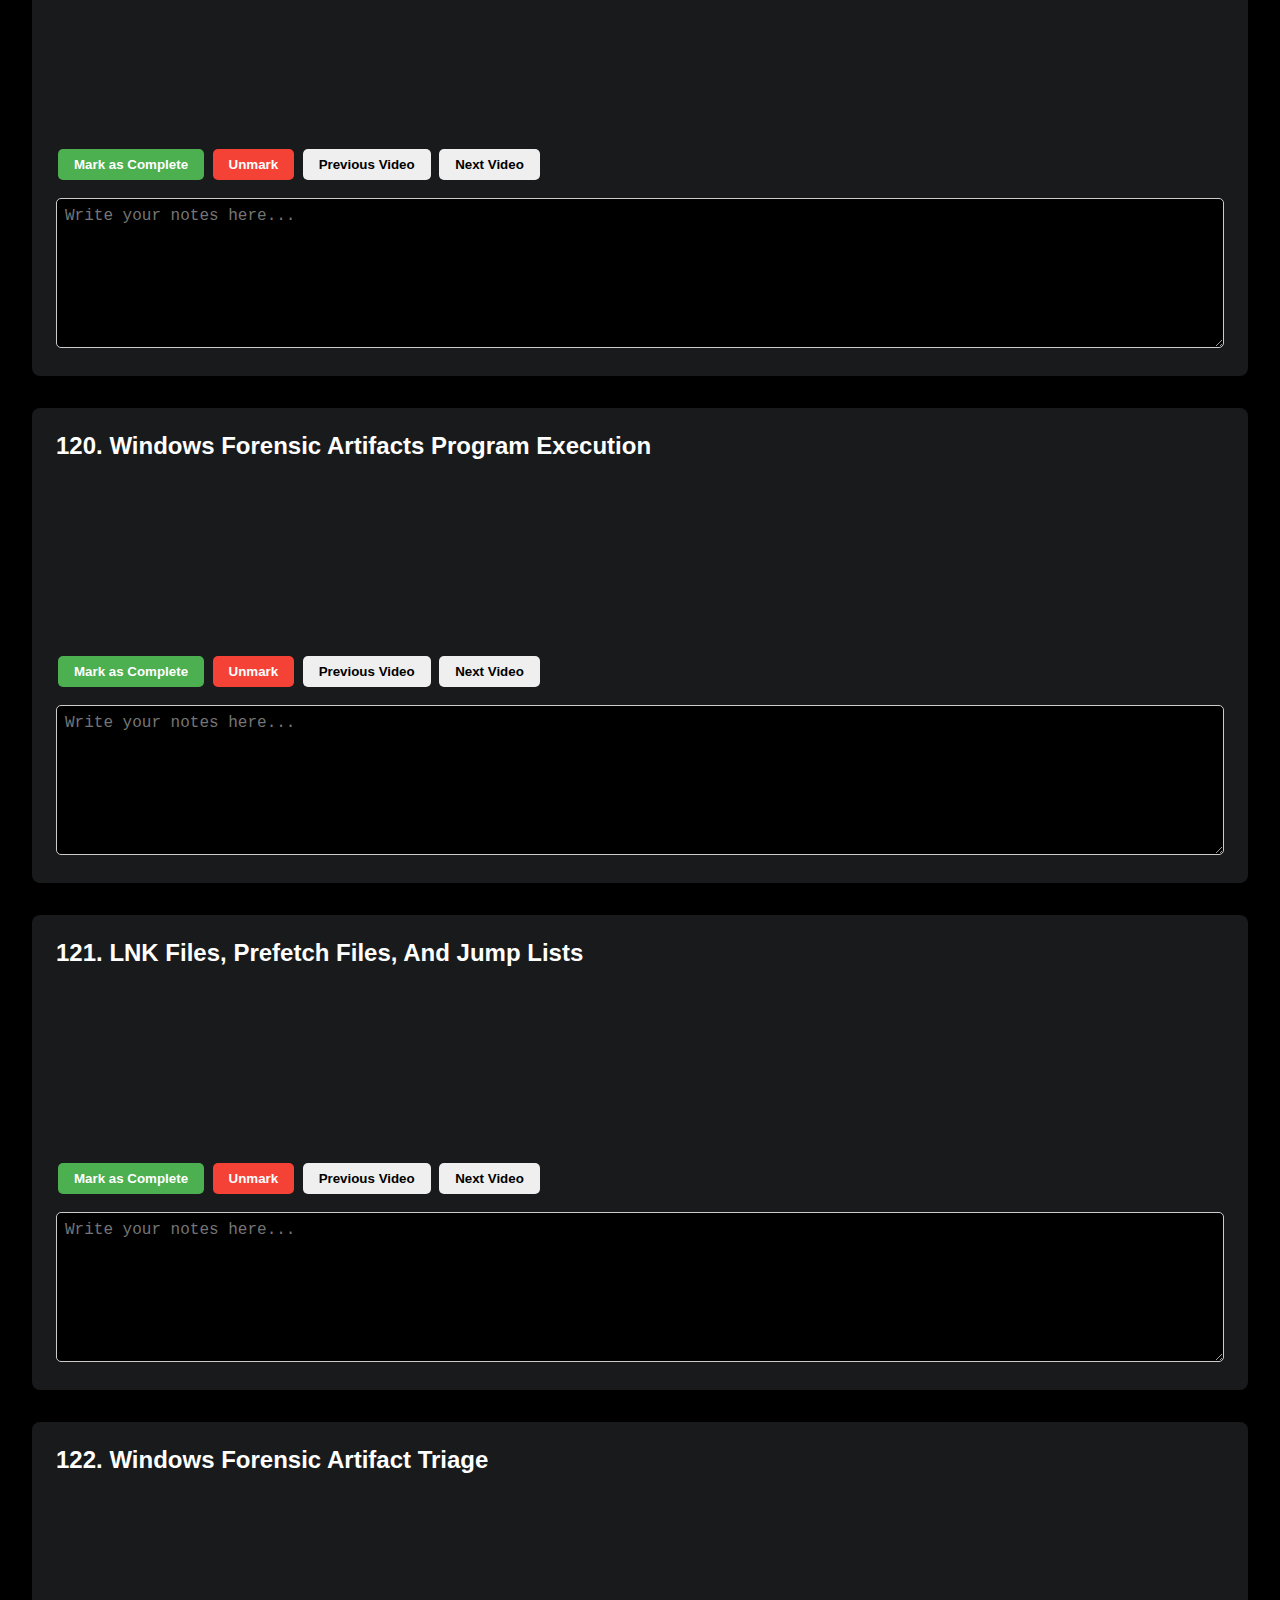
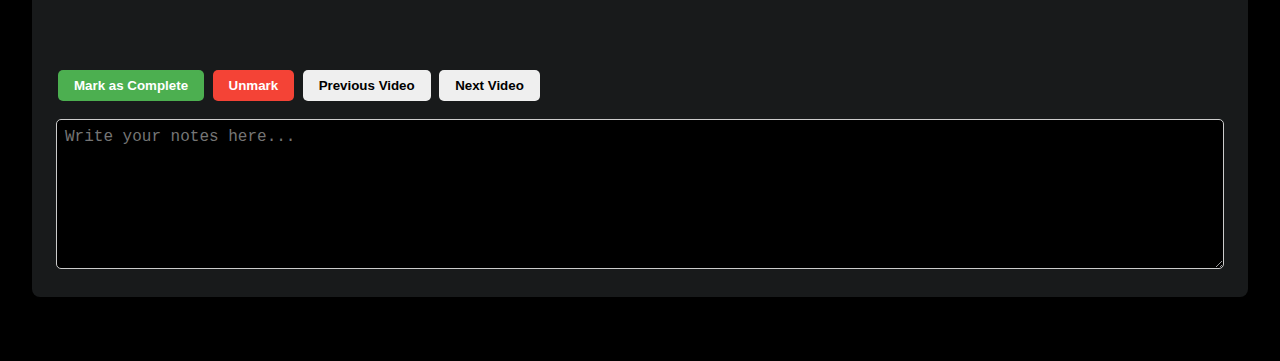
<file: s9.html>
<!DOCTYPE html>

<html lang="en">
<head>
<meta charset="utf-8"/>
<meta content="width=device-width, initial-scale=1.0" name="viewport"/>
<title>TCM - Security Operations (SOC) 101 2024-8</title>
<link href="styles.css" rel="stylesheet"/>
<link href="https://cdnjs.cloudflare.com/ajax/libs/font-awesome/6.3.0/css/all.min.css" rel="stylesheet"/>
<style>
        .video-container {
            width: 100%;
            max-width: 800px;
            margin: 20px auto;
        }
        .drive-iframe {
            width: 100%;
            height: 100%;
            border: none;
        }
    </style>
</head>
<body>
<header>
<nav class="wrapper">
<i class="fa-solid fa-angle-left arrow" id="left"></i>
<ul class="carousel">
<!-- Navigation items will be inserted here -->
<li class="card"><a href="s1.html">1. Introduction</a></li>
<li class="card"><a href="s2.html">2. Lab Setup</a></li>
<li class="card"><a href="s3.html">3. Security Operations Fundamentals</a></li>
<li class="card"><a href="s4.html">4. Phishing Analysis</a></li>
<li class="card"><a href="s5.html">5. Network Security</a></li>
<li class="card"><a href="s6.html">6. Endpoint Security</a></li>
<li class="card"><a href="s7.html">7. Security Information and Event Management (SIEM)</a></li>
<li class="card"><a href="s8.html">8. Threat Intelligence</a></li>
<li class="card" id="actuel"><a href="s9.html">9. Digital Forensics</a></li>
<li class="card"><a href="s10.html">11. Conclusion</a></li></ul>
<i class="fa-solid fa-angle-right arrow" id="right"></i>
</nav>
</header>
<!-- Navigation buttons -->
<button class="arrow-button" id="left-arrow" onclick="navigate('s8.html')">←</button>
<button class="arrow-button" id="right-arrow" onclick="navigate('s10.html')">→</button>
<main>
<!-- Video sections will be inserted here -->

<section class="section" id="section110">
<h2 class="video-title">110. Introduction to Digital Forensics</h2>
<div class="video-container">
<iframe allow="autoplay" allowfullscreen="" class="drive-iframe" src="https://drive.google.com/file/d/131qMUXh4PcZRJpOIljmTp32BXvhNxUol/preview">
</iframe>
</div>
<button class="complete-btn">Mark as Complete</button>
<button class="unmark-btn">Unmark</button>
<button onclick="navigateToSection('prev', 0)">Previous Video</button>
<button onclick="navigateToSection('next', 0)">Next Video</button>
<textarea class="notes-input" id="notes110" placeholder="Write your notes here..."></textarea>
</section>
<section class="section" id="section111">
<h2 class="video-title">111. The Digital Forensics Investigation Process</h2>
<div class="video-container">
<iframe allow="autoplay" allowfullscreen="" class="drive-iframe" src="https://drive.google.com/file/d/13cZdqqSzHtro8cjC8azWlml9VXW_GDpZ/preview">
</iframe>
</div>
<button class="complete-btn">Mark as Complete</button>
<button class="unmark-btn">Unmark</button>
<button onclick="navigateToSection('prev', 1)">Previous Video</button>
<button onclick="navigateToSection('next', 1)">Next Video</button>
<textarea class="notes-input" id="notes111" placeholder="Write your notes here..."></textarea>
</section>
<section class="section" id="section112">
<h2 class="video-title">112. Order of Volatility</h2>
<div class="video-container">
<iframe allow="autoplay" allowfullscreen="" class="drive-iframe" src="https://drive.google.com/file/d/131rUvuOBNLYYYuM2NNllZ7wq0WWXivPs/preview">
</iframe>
</div>
<button class="complete-btn">Mark as Complete</button>
<button class="unmark-btn">Unmark</button>
<button onclick="navigateToSection('prev', 2)">Previous Video</button>
<button onclick="navigateToSection('next', 2)">Next Video</button>
<textarea class="notes-input" id="notes112" placeholder="Write your notes here..."></textarea>
</section>
<section class="section" id="section113">
<h2 class="video-title">113. Chain of Custody</h2>
<div class="video-container">
<iframe allow="autoplay" allowfullscreen="" class="drive-iframe" src="https://drive.google.com/file/d/12PKmcVrTTBxDpUrE_n84REEC4jR0GxnT/preview">
</iframe>
</div>
<button class="complete-btn">Mark as Complete</button>
<button class="unmark-btn">Unmark</button>
<button onclick="navigateToSection('prev', 3)">Previous Video</button>
<button onclick="navigateToSection('next', 3)">Next Video</button>
<textarea class="notes-input" id="notes113" placeholder="Write your notes here..."></textarea>
</section>
<section class="section" id="section114">
<h2 class="video-title">114. Introduction to FTK Imager</h2>
<div class="video-container">
<iframe allow="autoplay" allowfullscreen="" class="drive-iframe" src="https://drive.google.com/file/d/12wBgRGJX_0GbgsKzz0VSH3AKJVre20T5/preview">
</iframe>
</div>
<button class="complete-btn">Mark as Complete</button>
<button class="unmark-btn">Unmark</button>
<button onclick="navigateToSection('prev', 4)">Previous Video</button>
<button onclick="navigateToSection('next', 4)">Next Video</button>
<textarea class="notes-input" id="notes114" placeholder="Write your notes here..."></textarea>
</section>
<section class="section" id="section115">
<h2 class="video-title">115. FTK Imager Forensic Image Acquisition</h2>
<div class="video-container">
<iframe allow="autoplay" allowfullscreen="" class="drive-iframe" src="https://drive.google.com/file/d/13S3wRdVcDhcE9o5KZ1j-n9MxMLDi4J7X/preview">
</iframe>
</div>
<button class="complete-btn">Mark as Complete</button>
<button class="unmark-btn">Unmark</button>
<button onclick="navigateToSection('prev', 5)">Previous Video</button>
<button onclick="navigateToSection('next', 5)">Next Video</button>
<textarea class="notes-input" id="notes115" placeholder="Write your notes here..."></textarea>
</section>
<section class="section" id="section116">
<h2 class="video-title">116. FTK Imager Memory Acquisition</h2>
<div class="video-container">
<iframe allow="autoplay" allowfullscreen="" class="drive-iframe" src="https://drive.google.com/file/d/12lENQNBkB_oPYPtoPo05nneslJ9XOHQu/preview">
</iframe>
</div>
<button class="complete-btn">Mark as Complete</button>
<button class="unmark-btn">Unmark</button>
<button onclick="navigateToSection('prev', 6)">Previous Video</button>
<button onclick="navigateToSection('next', 6)">Next Video</button>
<textarea class="notes-input" id="notes116" placeholder="Write your notes here..."></textarea>
</section>
<section class="section" id="section117">
<h2 class="video-title">117. Common Windows Forensic Artifacts</h2>
<div class="video-container">
<iframe allow="autoplay" allowfullscreen="" class="drive-iframe" src="https://drive.google.com/file/d/1395MIYTiTSUDFSL45D92qBXooy_Bp80N/preview">
</iframe>
</div>
<button class="complete-btn">Mark as Complete</button>
<button class="unmark-btn">Unmark</button>
<button onclick="navigateToSection('prev', 7)">Previous Video</button>
<button onclick="navigateToSection('next', 7)">Next Video</button>
<textarea class="notes-input" id="notes117" placeholder="Write your notes here..."></textarea>
</section>
<section class="section" id="section118">
<h2 class="video-title">118. Windows Forensic Artifacts User and System</h2>
<div class="video-container">
<iframe allow="autoplay" allowfullscreen="" class="drive-iframe" src="https://drive.google.com/file/d/12s5C9M4WDL4qUsFDCnVxXSnohxciVT7t/preview">
</iframe>
</div>
<button class="complete-btn">Mark as Complete</button>
<button class="unmark-btn">Unmark</button>
<button onclick="navigateToSection('prev', 8)">Previous Video</button>
<button onclick="navigateToSection('next', 8)">Next Video</button>
<textarea class="notes-input" id="notes118" placeholder="Write your notes here..."></textarea>
</section>
<section class="section" id="section119">
<h2 class="video-title">119. Windows Forensic Artifacts Files</h2>
<div class="video-container">
<iframe allow="autoplay" allowfullscreen="" class="drive-iframe" src="https://drive.google.com/file/d/130mGadLepB_zBOTF3UT43AewYWRCio-d/preview">
</iframe>
</div>
<button class="complete-btn">Mark as Complete</button>
<button class="unmark-btn">Unmark</button>
<button onclick="navigateToSection('prev', 9)">Previous Video</button>
<button onclick="navigateToSection('next', 9)">Next Video</button>
<textarea class="notes-input" id="notes119" placeholder="Write your notes here..."></textarea>
</section>
<section class="section" id="section120">
<h2 class="video-title">120. Windows Forensic Artifacts Program Execution</h2>
<div class="video-container">
<iframe allow="autoplay" allowfullscreen="" class="drive-iframe" src="https://drive.google.com/file/d/13SDWcjDClvtFKm498orz7F8d8mFTs5Y_/preview">
</iframe>
</div>
<button class="complete-btn">Mark as Complete</button>
<button class="unmark-btn">Unmark</button>
<button onclick="navigateToSection('prev', 10)">Previous Video</button>
<button onclick="navigateToSection('next', 10)">Next Video</button>
<textarea class="notes-input" id="notes120" placeholder="Write your notes here..."></textarea>
</section>
<section class="section" id="section121">
<h2 class="video-title">121. LNK Files, Prefetch Files, and Jump Lists</h2>
<div class="video-container">
<iframe allow="autoplay" allowfullscreen="" class="drive-iframe" src="https://drive.google.com/file/d/13aYfhfyeryFTUSJBtGPFb4T5RLygWtTZ/preview">
</iframe>
</div>
<button class="complete-btn">Mark as Complete</button>
<button class="unmark-btn">Unmark</button>
<button onclick="navigateToSection('prev', 11)">Previous Video</button>
<button onclick="navigateToSection('next', 11)">Next Video</button>
<textarea class="notes-input" id="notes121" placeholder="Write your notes here..."></textarea>
</section>
<section class="section" id="section122">
<h2 class="video-title">122. Windows Forensic Artifact Triage</h2>
<div class="video-container">
<iframe allow="autoplay" allowfullscreen="" class="drive-iframe" src="https://drive.google.com/file/d/12Pbink7GutCwMGAFBOSlI6hMyN3tDrNv/preview">
</iframe>
</div>
<button class="complete-btn">Mark as Complete</button>
<button class="unmark-btn">Unmark</button>
<button onclick="navigateToSection('prev', 12)">Previous Video</button>
<button onclick="navigateToSection('next', 12)">Next Video</button>
<textarea class="notes-input" id="notes122" placeholder="Write your notes here..."></textarea>
</section>
</main>
<!-- Footer elements -->
<button id="backToTop" style="display: none;">Top</button>
<button id="exportButton">Export</button>
<input accept=".json" id="importButton" type="file"/>
<button id="importDataButton">Import</button>
<script src="script.js"></script>
</body>
</html>
</file>
<file: styles.css>
/* Basic reset */
* {
  margin: 0;
  padding: 0;
  box-sizing: border-box;
}

body {
  font-family: Arial, sans-serif;
  background-color: /*#f5f5f5 */ #000000;
}

header h1 {
  margin-bottom: 0.5rem;
  font-size: 2rem;
}

/* Add a smooth transition for scroll */
html {
  scroll-behavior: smooth;
}

/* Main content styling */
main {
  padding: 2rem;
  margin-top: 1rem;
}

.section {
  background-color: rgb(24, 26, 27) /* #fff*/;
  margin: 2rem 0;
  padding: 1.5rem;
  border-radius: 8px;
  box-shadow: rgba(0, 0, 0, 0.1) 0px 4px 8px /*0 4px 8px rgba(0, 0, 0, 0.1)*/;
}

.section h2 {
  /*margin-bottom: 1rem;*/
  color: #fff;
  text-transform: capitalize;
}

/* Limit the video player size */
video {
  width: 100%;
  max-width: 900px; /* Set a maximum width */
  height: auto;
  margin: 1rem auto; /* Center the video */
  display: block;
}

.complete-btn {
  background-color: #4caf50; /* Green color for Mark as Complete */
  color: white;
  padding: 0.5rem 1rem;
  border: none;
  border-radius: 5px;
  cursor: pointer;
  transition: background-color 0.3s ease;
  font-weight: bold;
}

.complete-btn:hover {
  background-color: #45a049; /* Darker green on hover */
}

/* Unmark button styling */
.unmark-btn {
  background-color: #f44336; /* Red color for Unmark */
  border-radius: 5px;
  color: white;
  padding: 0.5rem 1rem;
  border: none;
  cursor: pointer;
  transition: background-color 0.3s ease;
  font-weight: bold;
}

.unmark-btn:hover {
  background-color: #d32f2f; /* Darker red on hover */
}

button {
  border-radius: 5px;
  padding: 0.5rem 1rem;
  border: none;
  cursor: pointer;
  font-weight: bold;
  margin: 2px;
}

/* Notes textarea styling */
.notes-input {
  width: 100%;
  height: 150px;
  padding: 0.5rem;
  border: 1px solid #ccc;
  border-radius: 5px;
  margin-top: 1rem;
  font-size: 1rem;
  resize: vertical;
  color: #fff;
  background-color: black;
}

.notes-input:focus {
  border-color: #4caf50; /* Green border on focus */
  outline: none;
}

label {
  font-weight: bold;
  margin-top: 1rem;
  display: block;
}

#actuel {
  background-color: #673ab7;
  border-radius: 5px;
  padding: 8px 12px;
  color: white;
  text-decoration: none;
}

/* Import Google font - Poppins */
@import url("https://fonts.googleapis.com/css2?family=Poppins:wght@400;500;600&display=swap");
* {
  margin: 0;
  padding: 0;
  box-sizing: border-box;
}
* :not(textarea){
  font-family: "Poppins", sans-serif;
}

.arrow-button {
  position: fixed; /* Ensure buttons stay in the same place while scrolling */
  top: 50%;
  transform: translateY(-50%);
  background-color: #007bff;
  color: white;
  border: none;
  border-radius: 50%;
  width: 50px;
  height: 50px;
  font-size: 20px;
  cursor: pointer;
  box-shadow: 0 4px 6px rgba(0, 0, 0, 0.1);
  outline: none;
  transition: background-color 0.3s ease, transform 0.3s ease;
}

.arrow-button:hover {
  background-color: #0056b3;
  transform: translateY(-50%) scale(1.1);
}

#left-arrow {
  left: 20px; /* Keep on the left side of the viewport */
}

#right-arrow {
  right: 20px; /* Keep on the right side of the viewport */
}

header {
  background-color: black /*#005249*/;

  padding: 10px 0;
  /*position: fixed;*/
  top: 0;
  width: 100%;
  z-index: 1000;
  box-shadow: 0 4px 6px rgba(0, 0, 0, 0.1);
}

.wrapper {
  display: flex;
  align-items: center;
  justify-content: space-between;
  position: relative;
  overflow: hidden;
}

.carousel {
  display: flex;
  gap: 15px;
  overflow-x: auto;
  list-style: none;
  padding: 0 60px; /* Ensure padding to avoid text under arrows */
  margin: 0;
  scroll-behavior: smooth;
  flex-grow: 1; /* Ensure the carousel expands to fill available space */
}

.carousel::-webkit-scrollbar {
  display: none; /* Hide scrollbars for a clean look */
}

.card {
  flex: 0 0 auto;
  padding: 10px 20px;
  background-color: black;
  border-radius: 5px;
  /*box-shadow: 0 2px 4px rgba(255, 255, 255, 0.2);*/
  transition: transform 0.3s ease, background-color 0.3s ease;
  -webkit-transition: transform 0.3s ease, background-color 0.3s ease;
  -moz-transition: transform 0.3s ease, background-color 0.3s ease;
  -ms-transition: transform 0.3s ease, background-color 0.3s ease;
  -o-transition: transform 0.3s ease, background-color 0.3s ease;
}

.card a {
  text-decoration: none;
  color: white;
  font-weight: bold;
  white-space: nowrap;
}

.card:hover {
  transform: scale(1.05);
  background-color: #3d5da9;
}

.arrow {
  color: white;
  font-size: 40px;
  cursor: pointer;
  padding: 10px;
  transition: background-color 0.3s ease, color 0.3s ease;
  background-color: rgba(0, 0, 0, 0.5); /* Semi-transparent background for visibility */
  border-radius: 50%;
  box-shadow: 0 4px 6px rgba(0, 0, 0, 0.2);
  position: absolute;
  top: 50%;
  transform: translateY(-50%);
  z-index: 10; /* Ensure arrows are above the carousel */
}

.arrow:hover {
  background-color: #e74c3c;
  color: #fff;
}

#left {
  left: 10px;
}

#right {
  right: 10px;
}

#backToTop {
  position: fixed;
  bottom: 20px;
  right: 20px;
  z-index: 1000;
  background-color: #007BFF;
  color: white;
  border: none;
  border-radius: 5px;
  padding: 10px 15px;
  cursor: pointer;
  font-size: 14px;
  box-shadow: 0px 4px 6px rgba(0, 0, 0, 0.1);
  text-transform: uppercase;
}

#backToTop:hover {
  background-color: #0056b3;
}

/* Export impor part*/

#importButton {
  display: none;
}

#exportButton {
  position: fixed;
  bottom: 20px;
  right: 190px;
  z-index: 1000;
  background-color: #FF6500;
  color: white;
  border: none;
  border-radius: 5px;
  padding: 10px 15px;
  cursor: pointer;
  font-size: 14px;
  box-shadow: 0px 4px 6px rgba(0, 0, 0, 0.1);
  text-transform: uppercase;
}

#exportButton:hover {
  background-color: #fc7f2b;
}

#importDataButton {
  position: fixed;
  bottom: 20px;
  right: 100px;
  z-index: 1000;
  background-color: #4CAF50;
  color: white;
  border: none;
  border-radius: 5px;
  padding: 10px 15px;
  cursor: pointer;
  font-size: 14px;
  box-shadow: 0px 4px 6px rgba(0, 0, 0, 0.1);
  text-transform: uppercase;
}

#importDataButton:hover {
  background-color: #49d34e;
}
</file>
